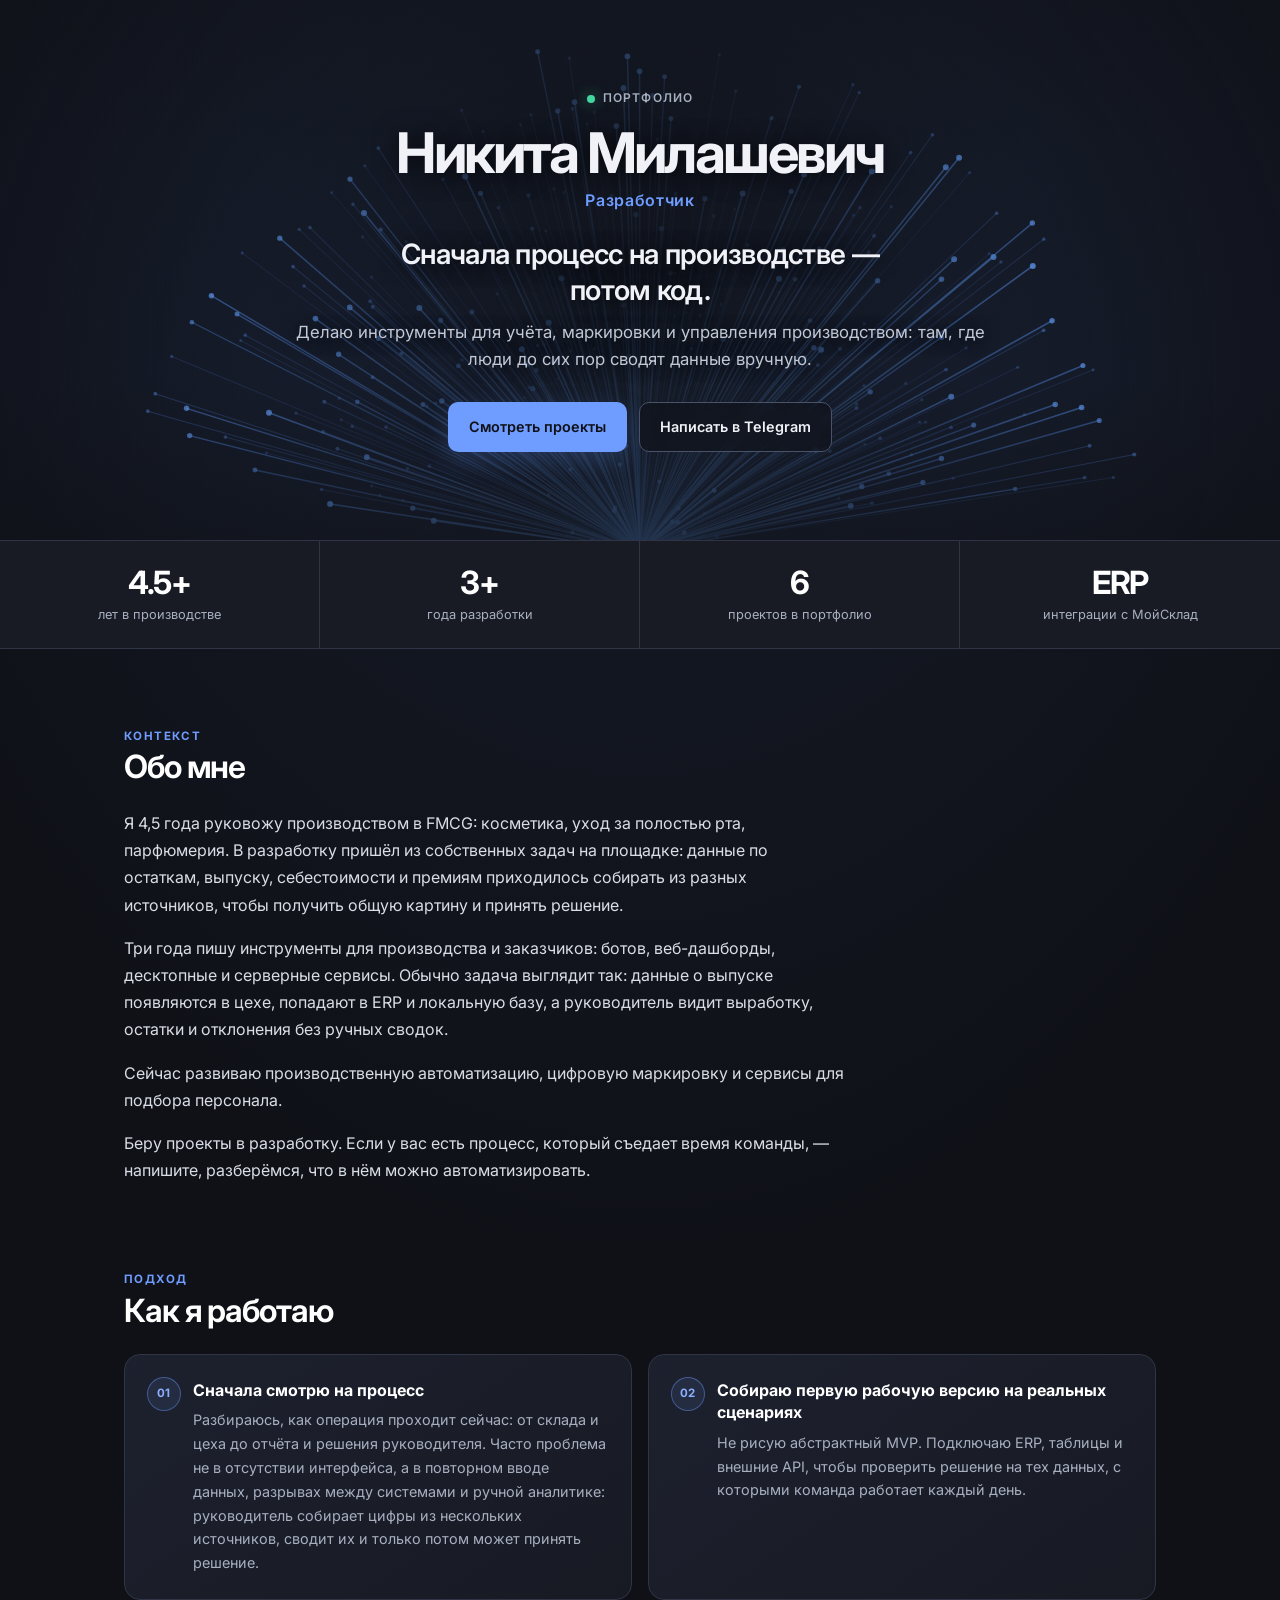
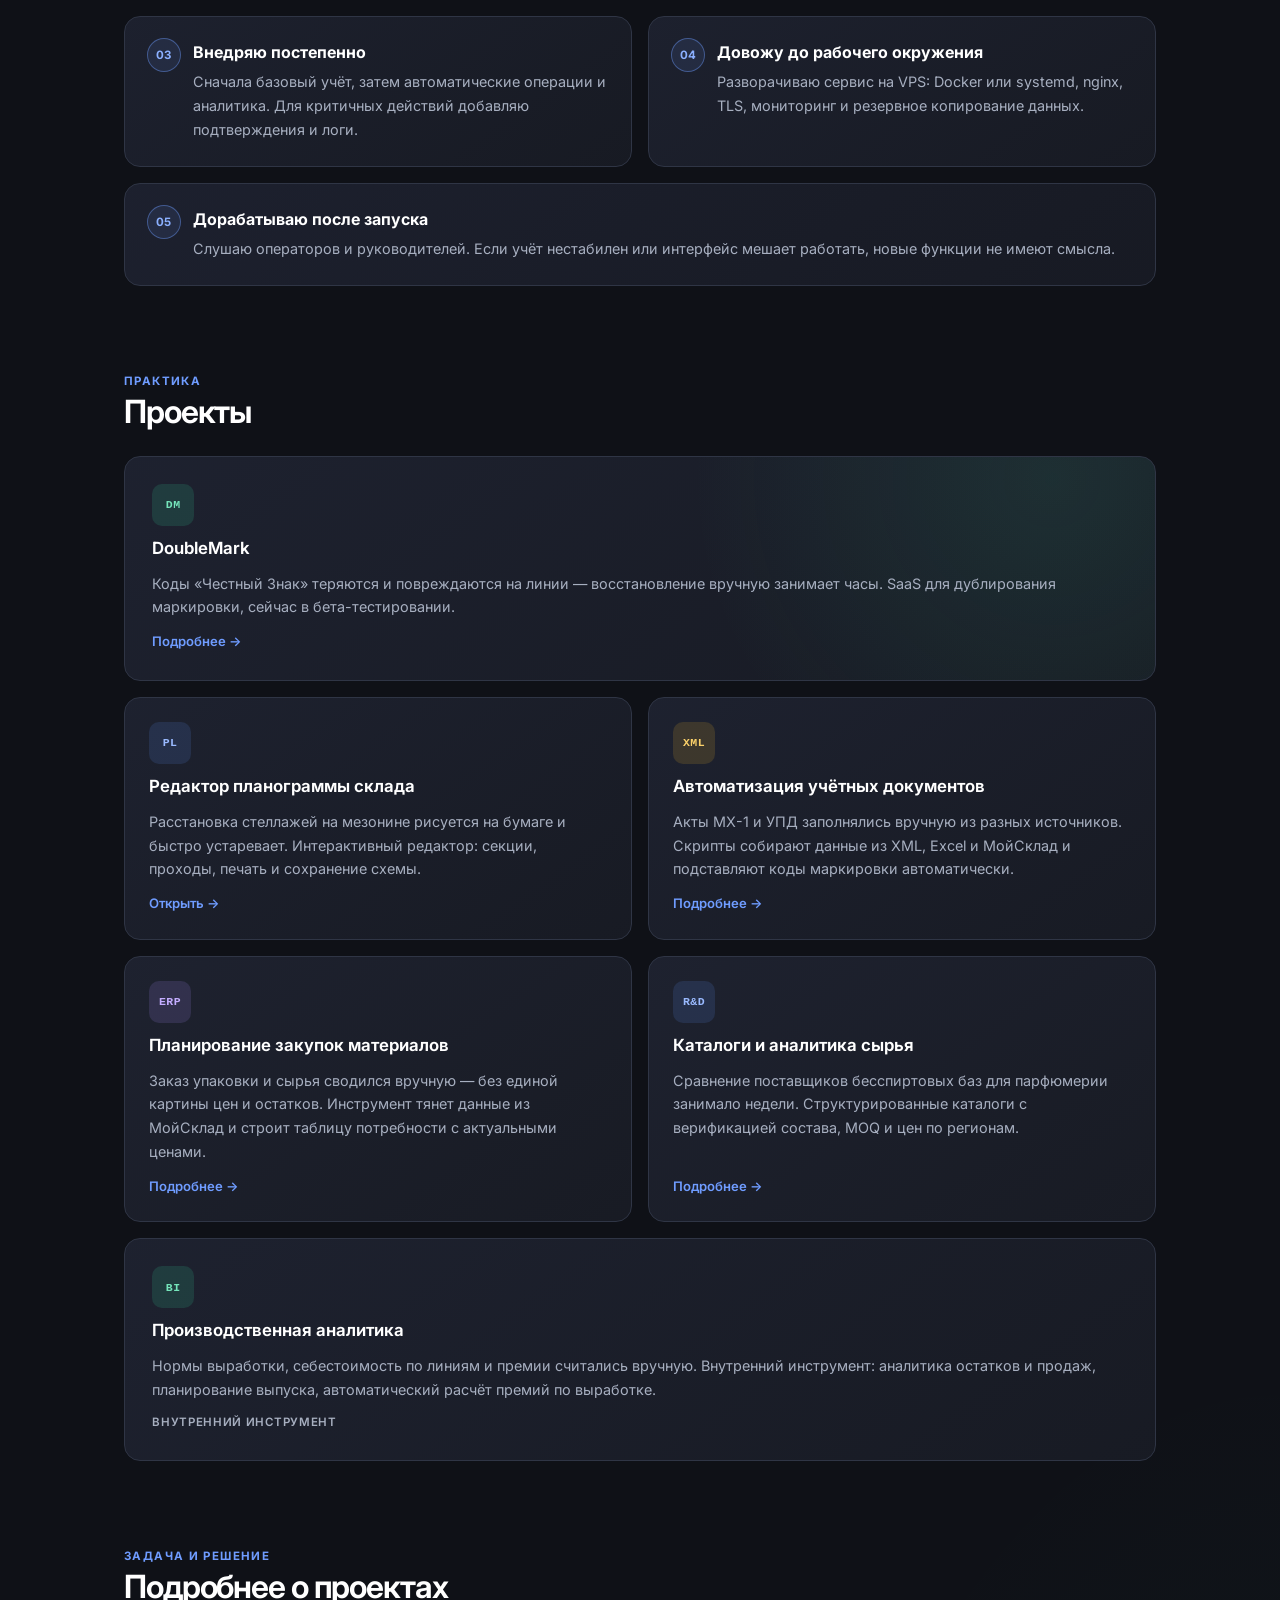
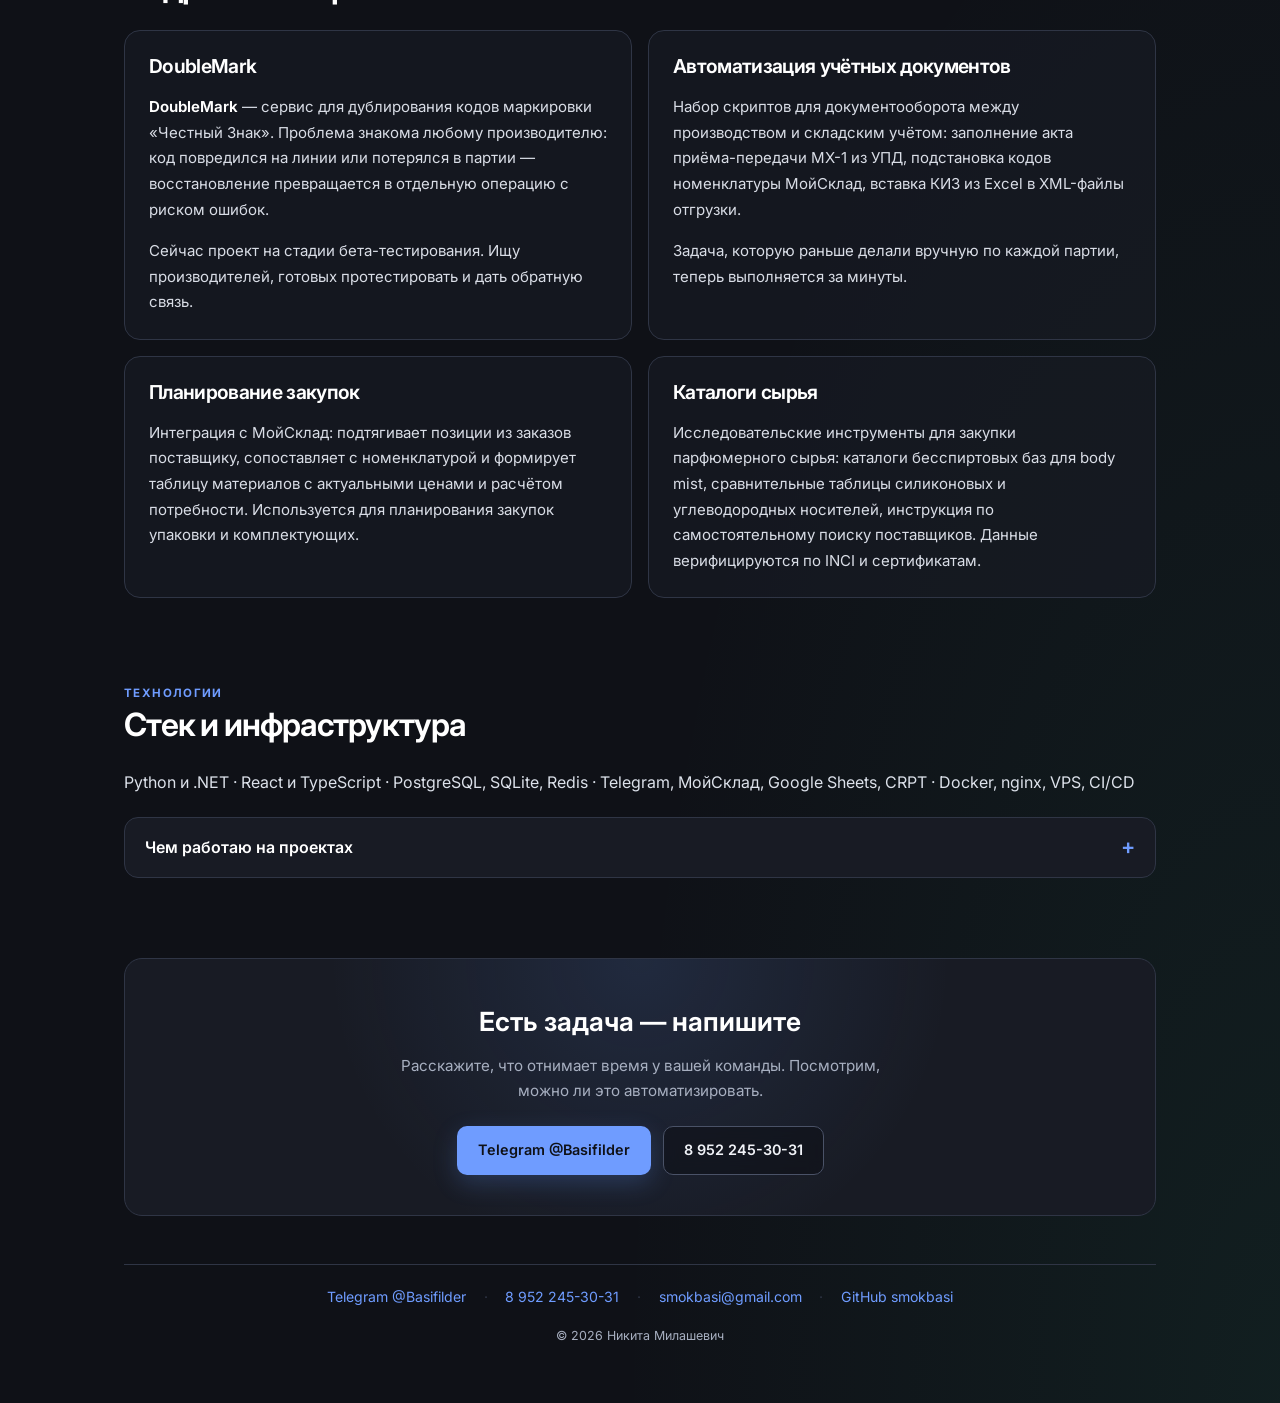
<file: index.html>
<!DOCTYPE html>
<html lang="ru">
<head>
  <meta charset="UTF-8">
  <meta name="viewport" content="width=device-width, initial-scale=1, viewport-fit=cover">
  <meta name="description" content="Никита Милашевич — разработчик производственной автоматизации, сервисов для маркировки, учёта и управленческой аналитики.">
  <meta name="theme-color" content="#0f1117">
  <title>Никита Милашевич — Разработчик</title>
  <link rel="preconnect" href="https://fonts.googleapis.com">
  <link rel="preconnect" href="https://fonts.gstatic.com" crossorigin>
  <link href="https://fonts.googleapis.com/css2?family=Inter:wght@400;500;600;700&display=swap" rel="stylesheet">
  <link rel="stylesheet" href="/css/portfolio.css">
</head>
<body>
  <div class="wrap">
    <section class="hero-burst" id="top" aria-label="Главный экран">
      <div class="hero-burst__stage">
        <canvas class="hero-burst__canvas" id="burst-canvas" aria-hidden="true"></canvas>
        <header class="hero hero-burst__content">
          <div class="hero__badge"><span class="hero__dot" aria-hidden="true"></span> Портфолио</div>
          <h1 class="hero__name">Никита Милашевич</h1>
          <p class="hero__role">Разработчик</p>
          <p class="hero__lead">Сначала процесс на производстве — потом код.</p>
          <p class="hero__tagline">Делаю инструменты для учёта, маркировки и управления производством: там, где люди до сих пор сводят данные вручную.</p>
          <div class="hero__actions">
            <a class="btn btn--primary" href="#projects">Смотреть проекты</a>
            <a class="btn btn--ghost" href="https://t.me/Basifilder" target="_blank" rel="noopener noreferrer">Написать в Telegram</a>
          </div>
        </header>
      </div>
      <div class="stats" aria-label="Ключевые показатели">
        <div class="stats__item">
          <div class="stats__value">4.5+</div>
          <div class="stats__label">лет в производстве</div>
        </div>
        <div class="stats__item">
          <div class="stats__value">3+</div>
          <div class="stats__label">года разработки</div>
        </div>
        <div class="stats__item">
          <div class="stats__value">6</div>
          <div class="stats__label">проектов в портфолио</div>
        </div>
        <div class="stats__item">
          <div class="stats__value">ERP</div>
          <div class="stats__label">интеграции с МойСклад</div>
        </div>
      </div>
    </section>

    <main>
      <section class="section" id="about">
        <div class="section__heading">
          <div>
            <span class="section__eyebrow">Контекст</span>
            <h2 class="section__title">Обо мне</h2>
          </div>
        </div>
        <div class="prose">
          <p>Я 4,5 года руковожу производством в FMCG: косметика, уход за полостью рта, парфюмерия. В разработку пришёл из собственных задач на площадке: данные по остаткам, выпуску, себестоимости и премиям приходилось собирать из разных источников, чтобы получить общую картину и принять решение.</p>
          <p>Три года пишу инструменты для производства и заказчиков: ботов, веб-дашборды, десктопные и серверные сервисы. Обычно задача выглядит так: данные о выпуске появляются в цехе, попадают в ERP и локальную базу, а руководитель видит выработку, остатки и отклонения без ручных сводок.</p>
          <p>Сейчас развиваю производственную автоматизацию, цифровую маркировку и сервисы для подбора персонала.</p>
          <p>Беру проекты в разработку. Если у вас есть процесс, который съедает время команды, — напишите, разберёмся, что в нём можно автоматизировать.</p>
        </div>
      </section>

      <section class="section anchor-target" id="workflow">
        <div class="section__heading">
          <div>
            <span class="section__eyebrow">Подход</span>
            <h2 class="section__title">Как я работаю</h2>
          </div>
        </div>
        <ol class="workflow-grid">
          <li class="workflow-card">
            <h3>Сначала смотрю на процесс</h3>
            <p>Разбираюсь, как операция проходит сейчас: от склада и цеха до отчёта и решения руководителя. Часто проблема не в отсутствии интерфейса, а в повторном вводе данных, разрывах между системами и ручной аналитике: руководитель собирает цифры из нескольких источников, сводит их и только потом может принять решение.</p>
          </li>
          <li class="workflow-card">
            <h3>Собираю первую рабочую версию на реальных сценариях</h3>
            <p>Не рисую абстрактный MVP. Подключаю ERP, таблицы и внешние API, чтобы проверить решение на тех данных, с которыми команда работает каждый день.</p>
          </li>
          <li class="workflow-card">
            <h3>Внедряю постепенно</h3>
            <p>Сначала базовый учёт, затем автоматические операции и аналитика. Для критичных действий добавляю подтверждения и логи.</p>
          </li>
          <li class="workflow-card">
            <h3>Довожу до рабочего окружения</h3>
            <p>Разворачиваю сервис на VPS: Docker или systemd, nginx, TLS, мониторинг и резервное копирование данных.</p>
          </li>
          <li class="workflow-card">
            <h3>Дорабатываю после запуска</h3>
            <p>Слушаю операторов и руководителей. Если учёт нестабилен или интерфейс мешает работать, новые функции не имеют смысла.</p>
          </li>
        </ol>
      </section>

      <section class="section anchor-target" id="projects">
        <div class="section__heading">
          <div>
            <span class="section__eyebrow">Практика</span>
            <h2 class="section__title">Проекты</h2>
          </div>
        </div>
        <div class="grid">
          <a class="card card--featured" href="#doublemark">
            <div class="card__icon card__icon--green" aria-hidden="true">DM</div>
            <div class="card__title">DoubleMark</div>
            <p class="card__desc">Коды «Честный Знак» теряются и повреждаются на линии — восстановление вручную занимает часы. SaaS для дублирования маркировки, сейчас в бета-тестировании.</p>
            <span class="card__link">Подробнее →</span>
          </a>

          <a class="card" href="/tools/planogram">
            <div class="card__icon card__icon--blue" aria-hidden="true">PL</div>
            <div class="card__title">Редактор планограммы склада</div>
            <p class="card__desc">Расстановка стеллажей на мезонине рисуется на бумаге и быстро устаревает. Интерактивный редактор: секции, проходы, печать и сохранение схемы.</p>
            <span class="card__link">Открыть →</span>
          </a>

          <a class="card" href="#docs-automation">
            <div class="card__icon card__icon--amber" aria-hidden="true">XML</div>
            <div class="card__title">Автоматизация учётных документов</div>
            <p class="card__desc">Акты МХ-1 и УПД заполнялись вручную из разных источников. Скрипты собирают данные из XML, Excel и МойСклад и подставляют коды маркировки автоматически.</p>
            <span class="card__link">Подробнее →</span>
          </a>

          <a class="card" href="#procurement">
            <div class="card__icon card__icon--violet" aria-hidden="true">ERP</div>
            <div class="card__title">Планирование закупок материалов</div>
            <p class="card__desc">Заказ упаковки и сырья сводился вручную — без единой картины цен и остатков. Инструмент тянет данные из МойСклад и строит таблицу потребности с актуальными ценами.</p>
            <span class="card__link">Подробнее →</span>
          </a>

          <a class="card" href="#raw-materials">
            <div class="card__icon card__icon--blue" aria-hidden="true">R&amp;D</div>
            <div class="card__title">Каталоги и аналитика сырья</div>
            <p class="card__desc">Сравнение поставщиков бесспиртовых баз для парфюмерии занимало недели. Структурированные каталоги с верификацией состава, MOQ и цен по регионам.</p>
            <span class="card__link">Подробнее →</span>
          </a>

          <div class="card card--static" id="production-analytics">
            <div class="card__icon card__icon--green" aria-hidden="true">BI</div>
            <div class="card__title">Производственная аналитика</div>
            <p class="card__desc">Нормы выработки, себестоимость по линиям и премии считались вручную. Внутренний инструмент: аналитика остатков и продаж, планирование выпуска, автоматический расчёт премий по выработке.</p>
            <span class="card__tag">Внутренний инструмент</span>
          </div>
        </div>
      </section>

      <section class="section" aria-labelledby="details-title">
        <div class="section__heading">
          <div>
            <span class="section__eyebrow">Задача и решение</span>
            <h2 class="section__title" id="details-title">Подробнее о проектах</h2>
          </div>
        </div>
        <div class="details-grid">
          <section class="project-detail anchor-target" id="doublemark">
            <h3 class="section__title">DoubleMark</h3>
            <div class="prose">
              <p><strong>DoubleMark</strong> — сервис для дублирования кодов маркировки «Честный Знак». Проблема знакома любому производителю: код повредился на линии или потерялся в партии — восстановление превращается в отдельную операцию с риском ошибок.</p>
              <p>Сейчас проект на стадии бета-тестирования. Ищу производителей, готовых протестировать и дать обратную связь.</p>
            </div>
          </section>

          <section class="project-detail anchor-target" id="docs-automation">
            <h3 class="section__title">Автоматизация учётных документов</h3>
            <div class="prose">
              <p>Набор скриптов для документооборота между производством и складским учётом: заполнение акта приёма-передачи МХ-1 из УПД, подстановка кодов номенклатуры МойСклад, вставка КИЗ из Excel в XML-файлы отгрузки.</p>
              <p>Задача, которую раньше делали вручную по каждой партии, теперь выполняется за минуты.</p>
            </div>
          </section>

          <section class="project-detail anchor-target" id="procurement">
            <h3 class="section__title">Планирование закупок</h3>
            <div class="prose">
              <p>Интеграция с МойСклад: подтягивает позиции из заказов поставщику, сопоставляет с номенклатурой и формирует таблицу материалов с актуальными ценами и расчётом потребности. Используется для планирования закупок упаковки и комплектующих.</p>
            </div>
          </section>

          <section class="project-detail anchor-target" id="raw-materials">
            <h3 class="section__title">Каталоги сырья</h3>
            <div class="prose">
              <p>Исследовательские инструменты для закупки парфюмерного сырья: каталоги бесспиртовых баз для body mist, сравнительные таблицы силиконовых и углеводородных носителей, инструкция по самостоятельному поиску поставщиков. Данные верифицируются по INCI и сертификатам.</p>
            </div>
          </section>
        </div>
      </section>

      <section class="section anchor-target" id="stack">
        <div class="section__heading">
          <div>
            <span class="section__eyebrow">Технологии</span>
            <h2 class="section__title">Стек и инфраструктура</h2>
          </div>
        </div>
        <p class="stack__summary">Python и .NET · React и TypeScript · PostgreSQL, SQLite, Redis · Telegram, МойСклад, Google Sheets, CRPT · Docker, nginx, VPS, CI/CD</p>
        <details class="stack-details">
          <summary>Чем работаю на проектах</summary>
          <dl class="stack-details__body">
            <div class="stack-group">
              <dt>Языки</dt>
              <dd>Python 3.11–3.12 · C# / .NET 8</dd>
            </div>
            <div class="stack-group">
              <dt>Backend и боты</dt>
              <dd>aiogram 3 · aiohttp · FastAPI · APScheduler · SQLAlchemy 2 (async) · Alembic · ARQ · Pydantic · ASP.NET Core 8 · EF Core 8 · Telegram.Bot</dd>
            </div>
            <div class="stack-group">
              <dt>Frontend и десктоп</dt>
              <dd>React 19 · Vite · TypeScript · Blazor (Razor Components) · WPF · ZXing.Net</dd>
            </div>
            <div class="stack-group">
              <dt>Базы данных</dt>
              <dd>SQLite · PostgreSQL 16 · Redis 7</dd>
            </div>
            <div class="stack-group">
              <dt>Инфраструктура</dt>
              <dd>VPS (Ubuntu) · systemd · Docker Compose · nginx · TLS · health-check · резервное копирование данных</dd>
            </div>
            <div class="stack-group">
              <dt>Интеграции</dt>
              <dd>Telegram Bot API · МойСклад API · Google Sheets API · API Национального каталога (CRPT / GIS MT) · REST API</dd>
            </div>
            <div class="stack-group">
              <dt>Качество и поставка</dt>
              <dd>pytest · xunit · GitHub Actions · git · поэтапный деплой</dd>
            </div>
          </dl>
        </details>
      </section>

      <section class="cta" id="contact">
        <h2 class="cta__title">Есть задача — напишите</h2>
        <p class="cta__text">Расскажите, что отнимает время у вашей команды. Посмотрим, можно ли это автоматизировать.</p>
        <div class="cta__actions">
          <a class="btn btn--primary" href="https://t.me/Basifilder" target="_blank" rel="noopener noreferrer">Telegram @Basifilder</a>
          <a class="btn btn--ghost" href="tel:+79522453031">8 952 245-30-31</a>
        </div>
      </section>
    </main>

    <footer class="contacts">
      <div class="contacts__line">
        <a href="https://t.me/Basifilder" target="_blank" rel="noopener noreferrer">Telegram @Basifilder</a>
        <span class="contacts__sep" aria-hidden="true">·</span>
        <a href="tel:+79522453031">8 952 245-30-31</a>
        <span class="contacts__sep" aria-hidden="true">·</span>
        <a href="mailto:smokbasi@gmail.com">smokbasi@gmail.com</a>
        <span class="contacts__sep" aria-hidden="true">·</span>
        <a href="https://github.com/smokbasi" target="_blank" rel="noopener noreferrer">GitHub smokbasi</a>
      </div>
      <p class="footer-note">© <span id="year"></span> Никита Милашевич</p>
    </footer>
  </div>

  <script src="/js/burst-network.js"></script>
  <script>
    document.getElementById('year').textContent = new Date().getFullYear();

    (function initBurst() {
      var canvas = document.getElementById('burst-canvas');
      var stage = canvas && canvas.closest('.hero-burst__stage');
      if (!canvas || !stage || typeof BurstNetwork === 'undefined') return;

      new BurstNetwork(canvas, {
        interactionTarget: stage,
        lineCount: 240,
        lineWidth: 1.25,
        lineColor: 'rgba(91, 141, 239, 0.48)',
        nodeColor: 'rgba(120, 160, 255, 0.75)',
        nodeRadius: 3,
        gradientInner: 'rgba(91, 141, 239, 0.22)',
        gradientOuter: 'rgba(15, 17, 23, 0)',
        originYOffset: 0.02,
        interactionRadius: 360,
        interactionStrength: 0.78,
        spring: 0.065,
        springRadialInward: 0.028,
        springTangential: 0.032,
        yRepulsionBoost: 2.2,
        damping: 0.88,
        mouseSmoothing: 0.26,
        nodeRatio: 1.0,
        promoteHitRadius: 135,
        iridescenceHitRadius: 74,
        iridescenceStartMs: 475,
      }).start();
    })();
  </script>
</body>
</html>
</file>
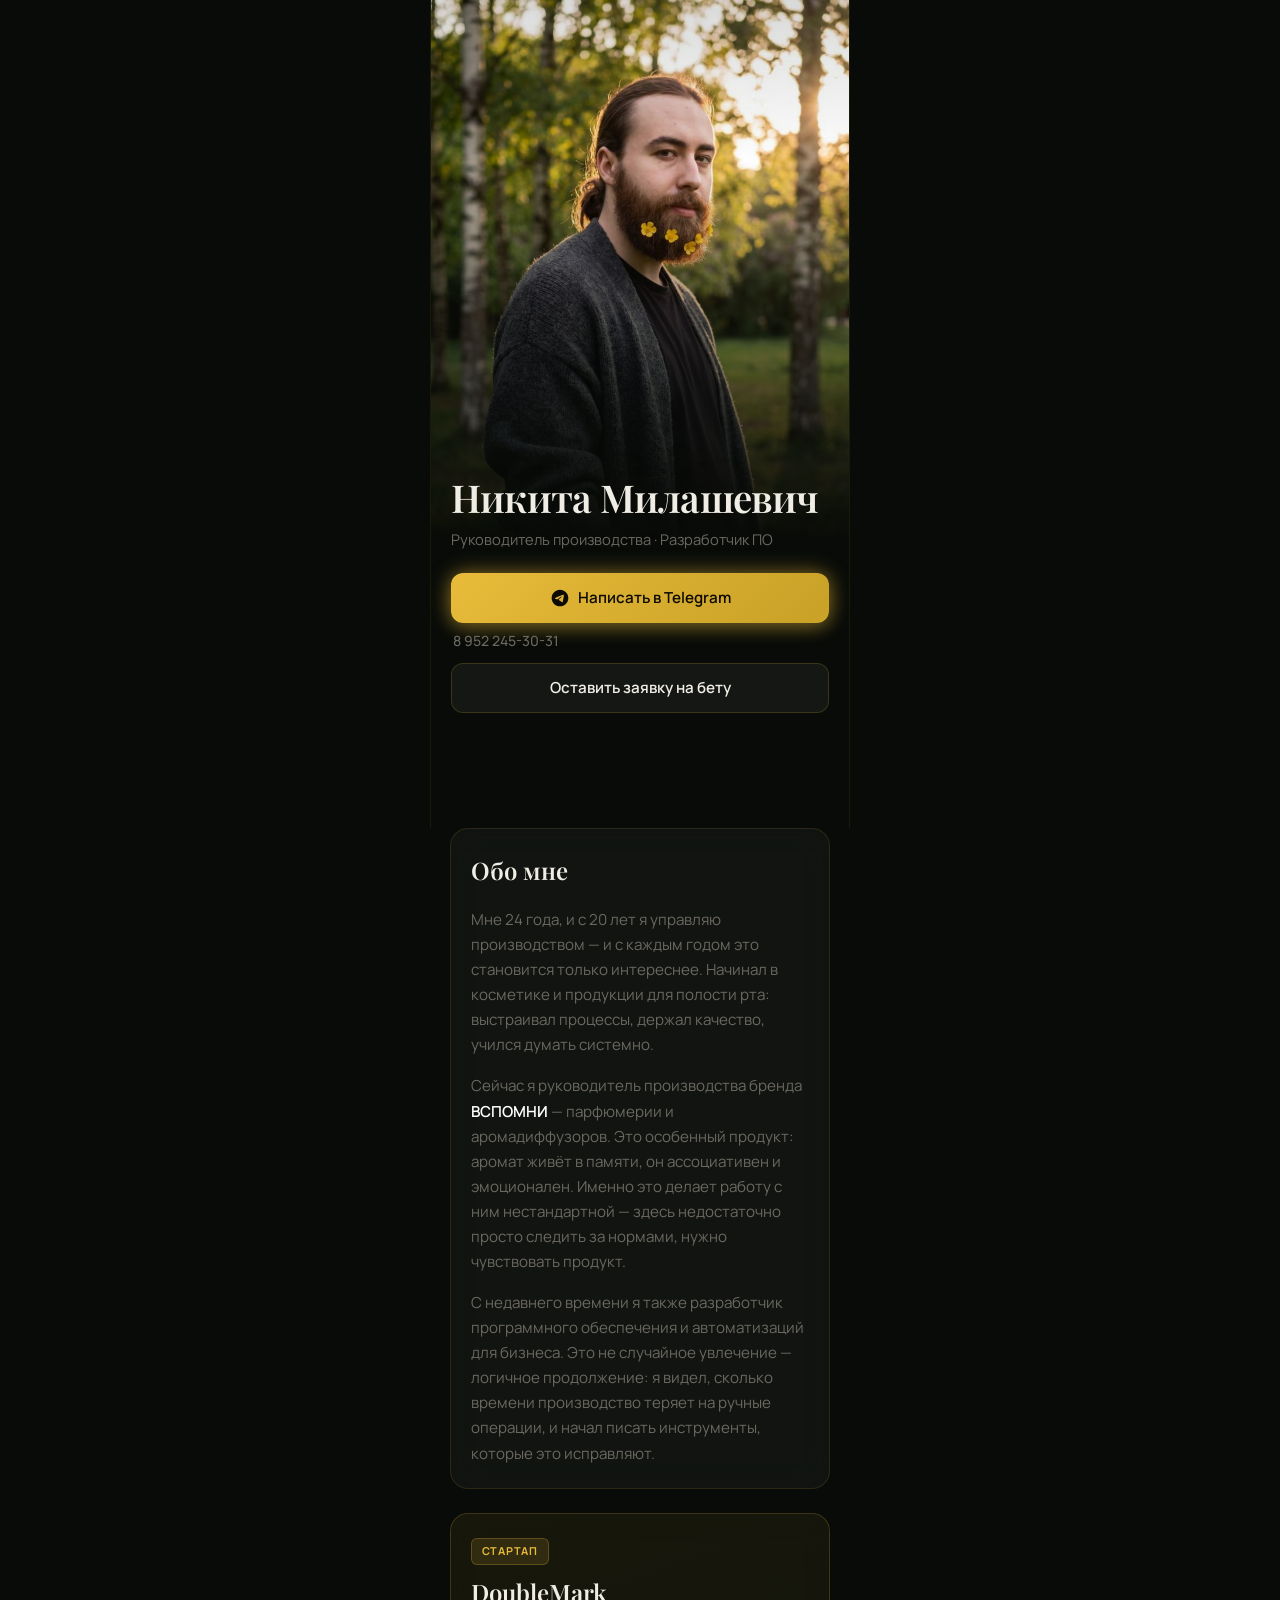
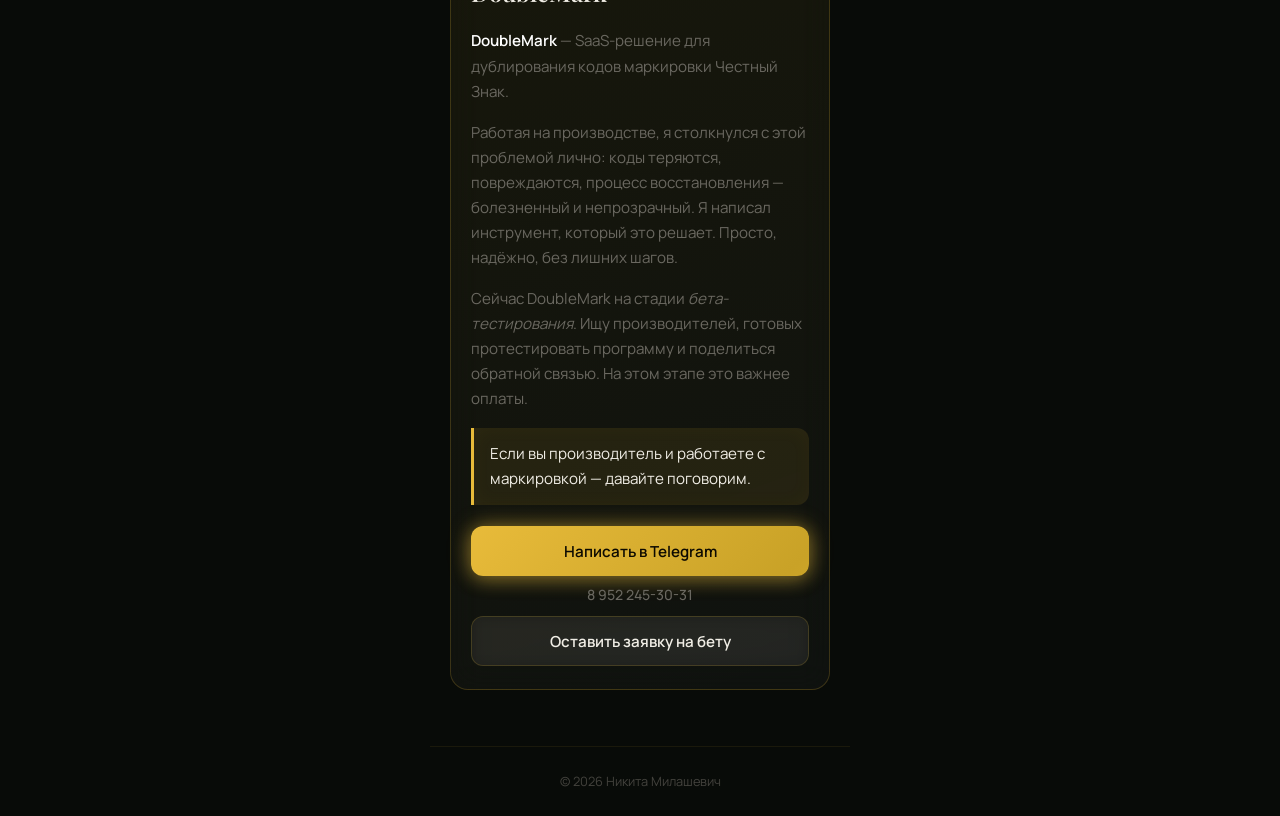
<file: vizitka/index.html>
<!DOCTYPE html>
<html lang="ru">
<head>
  <meta charset="UTF-8">
  <meta name="viewport" content="width=device-width, initial-scale=1, viewport-fit=cover">
  <meta name="description" content="Никита Милашевич — руководитель производства ВСПОМНИ, создатель DoubleMark для маркировки Честный Знак">
  <meta name="theme-color" content="#1a2419">
  <title>Никита Милашевич</title>
  <link rel="preconnect" href="https://fonts.googleapis.com">
  <link rel="preconnect" href="https://fonts.gstatic.com" crossorigin>
  <link href="https://fonts.googleapis.com/css2?family=Manrope:wght@400;500;600;700&family=Playfair+Display:wght@500;600&display=swap" rel="stylesheet">
  <link rel="stylesheet" href="/vizitka/styles.css">
</head>
<body>
  <header class="hero" id="top">
    <div class="hero__photo-wrap">
      <img
        class="hero__photo"
        src="/vizitka/assets/photo.jpg"
        alt="Никита Милашевич"
        width="480"
        height="640"
        fetchpriority="high"
      >
      <div class="hero__overlay"></div>
    </div>
    <div class="hero__content">
      <h1 class="hero__name">Никита Милашевич</h1>
      <p class="hero__role">Руководитель производства · Разработчик ПО</p>
      <div class="hero__actions">
        <div class="telegram-block">
          <a class="btn btn--primary" href="https://t.me/Basifilder" id="btn-telegram" target="_blank" rel="noopener noreferrer">
            <span class="btn__icon" aria-hidden="true">
              <svg viewBox="0 0 24 24" width="20" height="20" fill="currentColor"><path d="M12 2C6.48 2 2 6.48 2 12s4.48 10 10 10 10-4.48 10-10S17.52 2 12 2zm4.64 6.8c-.15 1.58-.8 5.42-1.13 7.19-.14.75-.42 1-.68 1.03-.58.05-1.02-.38-1.58-.75-.88-.58-1.38-.94-2.23-1.5-.99-.65-.35-1.01.22-1.59.15-.15 2.71-2.48 2.76-2.69a.2.2 0 00-.05-.18c-.06-.05-.14-.03-.21-.02-.09.02-1.49.95-4.22 2.79-.4.27-.76.41-1.08.4-.36-.01-1.04-.2-1.55-.37-.63-.2-1.12-.31-1.08-.66.02-.18.27-.36.74-.55 2.92-1.27 4.86-2.11 5.83-2.51 2.78-1.16 3.35-1.36 3.73-1.36.08 0 .27.02.39.12.1.08.13.19.14.27-.01.06.01.24 0 .38z"/></svg>
            </span>
            Написать в Telegram
          </a>
          <a class="contact-phone" href="tel:+79522453031">8 952 245-30-31</a>
        </div>
        <button class="btn btn--secondary" type="button" id="btn-beta">
          Оставить заявку на бету
        </button>
      </div>
    </div>
  </header>

  <main>
    <section class="section reveal" id="about">
      <h2 class="section__title">Обо мне</h2>
      <div class="section__body prose">
        <p>Мне 24 года, и с 20 лет я управляю производством — и с каждым годом это становится только интереснее. Начинал в косметике и продукции для полости рта: выстраивал процессы, держал качество, учился думать системно.</p>
        <p>Сейчас я руководитель производства бренда <strong>ВСПОМНИ</strong> — парфюмерии и аромадиффузоров. Это особенный продукт: аромат живёт в памяти, он ассоциативен и эмоционален. Именно это делает работу с ним нестандартной — здесь недостаточно просто следить за нормами, нужно чувствовать продукт.</p>
        <p>С недавнего времени я также разработчик программного обеспечения и автоматизаций для бизнеса. Это не случайное увлечение — логичное продолжение: я видел, сколько времени производство теряет на ручные операции, и начал писать инструменты, которые это исправляют.</p>
      </div>
    </section>

    <section class="section section--accent reveal" data-delay="120" id="doublemark">
      <div class="badge">Стартап</div>
      <h2 class="section__title">DoubleMark</h2>
      <div class="section__body prose">
        <p><strong>DoubleMark</strong> — SaaS-решение для дублирования кодов маркировки Честный Знак.</p>
        <p>Работая на производстве, я столкнулся с этой проблемой лично: коды теряются, повреждаются, процесс восстановления — болезненный и непрозрачный. Я написал инструмент, который это решает. Просто, надёжно, без лишних шагов.</p>
        <p>Сейчас DoubleMark на стадии <em>бета-тестирования</em>. Ищу производителей, готовых протестировать программу и поделиться обратной связью. На этом этапе это важнее оплаты.</p>
        <p class="callout">Если вы производитель и работаете с маркировкой — давайте поговорим.</p>
      </div>
      <div class="section__actions">
        <div class="telegram-block">
          <a class="btn btn--primary btn--block" href="https://t.me/Basifilder" id="btn-telegram-2" target="_blank" rel="noopener noreferrer">Написать в Telegram</a>
          <a class="contact-phone contact-phone--center" href="tel:+79522453031">8 952 245-30-31</a>
        </div>
        <button class="btn btn--secondary btn--block" type="button" id="btn-beta-2">Оставить заявку на бету</button>
      </div>
    </section>
  </main>

  <footer class="footer">
    <p>© <span id="year"></span> Никита Милашевич</p>
  </footer>

  <div class="modal" id="beta-modal" aria-hidden="true">
    <div class="modal__backdrop" data-close-modal></div>
    <div class="modal__sheet" role="dialog" aria-labelledby="modal-title" aria-modal="true">
      <button class="modal__close" type="button" aria-label="Закрыть" data-close-modal>&times;</button>
      <h2 class="modal__title" id="modal-title">Заявка на бета-тест</h2>
      <p class="modal__subtitle">DoubleMark — оставьте контакты, и я свяжусь с вами</p>
      <form class="form" id="beta-form" novalidate>
        <label class="field">
          <span class="field__label">Имя</span>
          <input class="field__input" type="text" name="name" required autocomplete="name" placeholder="Как к вам обращаться">
        </label>
        <label class="field">
          <span class="field__label">Компания</span>
          <input class="field__input" type="text" name="company" required autocomplete="organization" placeholder="Название производства">
        </label>
        <label class="field">
          <span class="field__label">Telegram-ник или Email</span>
          <input class="field__input" type="text" name="contact" required autocomplete="email" placeholder="@username или email@company.ru">
        </label>
        <p class="form__error" id="form-error" hidden>Заполните все поля</p>
        <button class="btn btn--primary btn--block" type="submit">Отправить заявку</button>
      </form>
    </div>
  </div>

  <script src="/vizitka/config.js"></script>
  <script src="/vizitka/script.js"></script>
</body>
</html>
</file>
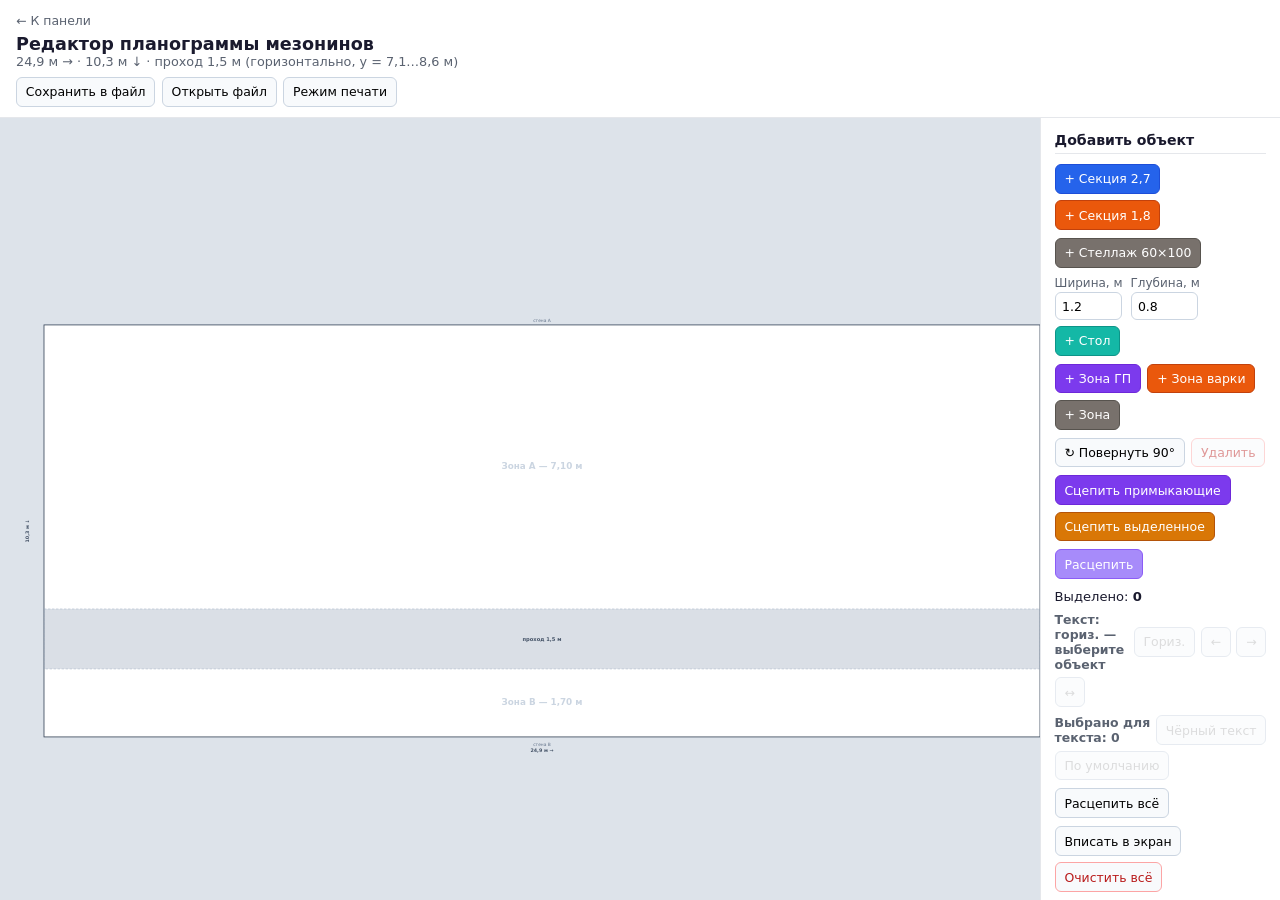
<file: tools/planogram/index.html>
<!DOCTYPE html>
<html lang="ru">
<head>
  <meta charset="UTF-8">
  <meta name="viewport" content="width=device-width, initial-scale=1.0">
  <title>Редактор планограммы мезонинов</title>
  <style>
    :root {
      --bg: #eef1f5;
      --text: #1a1a2e;
      --muted: #5a6270;
      --panel: #fff;
      --accent: #2563eb;
    }
    * { box-sizing: border-box; margin: 0; padding: 0; }
    body {
      font-family: "Segoe UI", system-ui, sans-serif;
      background: var(--bg);
      color: var(--text);
      height: 100vh;
      display: flex;
      flex-direction: column;
      overflow: hidden;
    }
    header {
      padding: 0.65rem 1rem;
      background: var(--panel);
      border-bottom: 1px solid #e5e7eb;
      flex-shrink: 0;
    }
    .back-link {
      display: inline-flex;
      align-items: center;
      gap: 0.25rem;
      font-size: 0.78rem;
      color: var(--muted);
      text-decoration: none;
      margin-bottom: 0.35rem;
    }
    .back-link:hover { color: var(--accent); }
    h1 { font-size: 1.1rem; font-weight: 600; }
    .subtitle { color: var(--muted); font-size: 0.8rem; }
    .main {
      flex: 1;
      display: grid;
      grid-template-columns: 1fr 240px;
      min-height: 0;
    }
    @media (max-width: 800px) {
      .main { grid-template-columns: 1fr; grid-template-rows: 1fr auto; }
    }
    .viewport {
      position: relative;
      overflow: hidden;
      background: #dde3ea;
      cursor: grab;
    }
    .viewport.panning { cursor: grabbing; }
    .viewport svg { display: block; width: 100%; height: 100%; }
    .panel {
      background: var(--panel);
      border-left: 1px solid #e5e7eb;
      padding: 0.85rem;
      font-size: 0.82rem;
      overflow-y: auto;
      flex-shrink: 0;
    }
    .panel h2 {
      font-size: 0.88rem;
      margin-bottom: 0.6rem;
      padding-bottom: 0.35rem;
      border-bottom: 1px solid #e5e7eb;
    }
    .btn-row { display: flex; flex-wrap: wrap; gap: 0.4rem; margin-bottom: 0.5rem; }
    button, label.chk {
      font: inherit;
      font-size: 0.78rem;
      padding: 0.4rem 0.55rem;
      border: 1px solid #cbd5e1;
      border-radius: 6px;
      background: #f8fafc;
      cursor: pointer;
    }
    button:hover { background: #e2e8f0; }
    button.primary { background: var(--accent); color: #fff; border-color: #1d4ed8; }
    button.primary:hover { background: #1d4ed8; }
    button.orange { background: #ea580c; color: #fff; border-color: #c2410c; }
    button.orange:hover { background: #c2410c; }
    button.stone { background: #78716c; color: #fff; border-color: #57534e; }
    button.stone:hover { background: #57534e; }
    button.teal { background: #14b8a6; color: #fff; border-color: #0d9488; }
    button.teal:hover { background: #0d9488; }
    button.danger { color: #b91c1c; border-color: #fca5a5; }
    .table-add {
      display: flex;
      flex-wrap: wrap;
      align-items: flex-end;
      gap: 0.35rem 0.5rem;
      margin-bottom: 0.5rem;
      font-size: 0.75rem;
      color: var(--muted);
    }
    .table-add label { display: flex; flex-direction: column; gap: 0.15rem; }
    .table-add input {
      width: 4.2rem;
      font: inherit;
      font-size: 0.78rem;
      padding: 0.35rem 0.4rem;
      border: 1px solid #cbd5e1;
      border-radius: 6px;
    }
    .object-stats { margin-top: 0.35rem; line-height: 1.45; }
    button:disabled { opacity: 0.45; cursor: not-allowed; }
    button:disabled:hover { background: #f8fafc; }
    label.chk { display: flex; align-items: center; gap: 0.35rem; margin: 0.35rem 0; }
    .stats {
      margin-top: 0.75rem;
      padding-top: 0.6rem;
      border-top: 1px solid #e5e7eb;
      color: var(--muted);
      line-height: 1.5;
    }
    .stats strong { color: var(--text); }
    .pallet-block {
      margin-top: 0.75rem;
      padding-top: 0.6rem;
      border-top: 1px solid #e5e7eb;
      color: var(--muted);
      line-height: 1.5;
    }
    .pallet-block h3 {
      font-size: 0.88rem;
      color: var(--text);
      margin-bottom: 0.45rem;
    }
    .pallet-block strong { color: var(--text); }
    .pallet-tiers {
      display: flex;
      align-items: center;
      gap: 0.4rem;
      margin-bottom: 0.4rem;
      font-size: 0.78rem;
    }
    .pallet-tiers select {
      font: inherit;
      font-size: 0.78rem;
      padding: 0.2rem 0.35rem;
      border: 1px solid #cbd5e1;
      border-radius: 4px;
      background: #f8fafc;
    }
    .pallet-total {
      margin-top: 0.35rem;
      font-size: 1.15rem;
      font-weight: 700;
      color: var(--text);
    }
    .hint {
      margin-top: 0.65rem;
      font-size: 0.75rem;
      color: var(--muted);
      line-height: 1.4;
    }
    .zone-edit-block.hidden { display: none; }
    .zone-edit-block h3 {
      font-size: 0.88rem;
      margin: 0.75rem 0 0.45rem;
      padding-top: 0.6rem;
      border-top: 1px solid #e5e7eb;
      color: var(--text);
    }
    .zone-label-input {
      display: flex;
      flex-direction: column;
      gap: 0.25rem;
      margin-bottom: 0.5rem;
      font-size: 0.78rem;
      color: var(--muted);
    }
    .zone-label-input input {
      font: inherit;
      font-size: 0.82rem;
      padding: 0.35rem 0.45rem;
      border: 1px solid #cbd5e1;
      border-radius: 6px;
      color: var(--text);
    }
    .zone-color-row {
      margin-bottom: 0.5rem;
      font-size: 0.78rem;
      color: var(--muted);
    }
    .zone-color-row label {
      display: flex;
      align-items: center;
      gap: 0.4rem;
      margin-bottom: 0.35rem;
    }
    .zone-color-row input[type="color"] {
      width: 2.2rem;
      height: 1.6rem;
      padding: 0;
      border: 1px solid #cbd5e1;
      border-radius: 4px;
      cursor: pointer;
      background: transparent;
    }
    .color-presets { display: flex; flex-wrap: wrap; gap: 0.3rem; }
    .color-presets button {
      width: 1.4rem;
      height: 1.4rem;
      padding: 0;
      border-radius: 4px;
      border: 2px solid transparent;
    }
    .color-presets button.active { border-color: #1e293b; box-shadow: 0 0 0 1px #fff; }
    .color-presets button:hover { transform: scale(1.08); }
    .print-zone-edit {
      display: inline-flex;
      flex-wrap: wrap;
      align-items: center;
      gap: 0.35rem;
      font-size: 0.78rem;
      color: #92400e;
    }
    .print-zone-edit.hidden { display: none; }
    .print-zone-edit input[type="text"] {
      width: 7rem;
      font: inherit;
      font-size: 0.78rem;
      padding: 0.2rem 0.35rem;
      border: 1px solid #fcd34d;
      border-radius: 4px;
    }
    .print-zone-edit input[type="color"] {
      width: 1.8rem;
      height: 1.4rem;
      padding: 0;
      border: 1px solid #fcd34d;
      border-radius: 4px;
      cursor: pointer;
    }
    .legend { margin-top: 0.5rem; }
    .legend div { display: flex; align-items: center; gap: 0.4rem; margin: 0.25rem 0; }
    .sw { width: 22px; height: 14px; border-radius: 2px; border: 1px solid #334155; }
    .toolbar, .print-toolbar {
      display: flex;
      flex-wrap: wrap;
      align-items: center;
      gap: 0.4rem;
      margin-top: 0.5rem;
    }
    .print-toolbar {
      padding: 0.45rem 0.55rem;
      background: #fef3c7;
      border: 1px solid #fcd34d;
      border-radius: 8px;
    }
    .print-toolbar.hidden { display: none; }
    .print-toolbar .sep { color: #92400e; margin: 0 0.15rem; }
    .text-size-ctrl {
      display: inline-flex;
      align-items: center;
      gap: 0.25rem;
      font-size: 0.78rem;
      color: var(--muted);
    }
    .text-size-ctrl span.val {
      min-width: 11rem;
      text-align: left;
      font-weight: 600;
      color: var(--text);
    }
    .text-orient-ctrl {
      display: inline-flex;
      align-items: center;
      gap: 0.25rem;
      font-size: 0.78rem;
      color: var(--muted);
    }
    .text-orient-ctrl span.val {
      min-width: 5.5rem;
      font-weight: 600;
      color: var(--text);
    }
    .text-orient-block {
      margin: 0.35rem 0 0.5rem;
    }
    .text-orient-block .btn-row {
      align-items: center;
      gap: 0.35rem;
    }
    .text-orient-block .orient-label {
      flex: 1;
      font-size: 0.78rem;
      color: var(--muted);
      font-weight: 600;
    }
    body.print-mode .panel { display: none; }
    body.print-mode .main { grid-template-columns: 1fr; }
    body.print-mode .viewport { cursor: default; }
    body.print-mode .viewport.panning { cursor: grabbing; }
    body.print-mode.space-pan .viewport { cursor: grab; }
    .view-ctrl {
      display: inline-flex;
      align-items: center;
      gap: 0.25rem;
      font-size: 0.78rem;
      color: var(--muted);
    }
    .view-ctrl .val {
      min-width: 3.2rem;
      text-align: center;
      font-weight: 600;
      color: var(--text);
    }
    .print-view-hint {
      flex: 1 1 100%;
      font-size: 0.72rem;
      color: #92400e;
      line-height: 1.35;
    }
    body.print-mode .section, body.print-mode .gp-zone { cursor: crosshair; }
    body.print-mode.dim-tool .section, body.print-mode.dim-tool .gp-zone { cursor: crosshair; }
    body.print-mode .zones,
    body.print-mode .zones text,
    body.print-mode .section text,
    body.print-mode .section line,
    body.print-mode #room-dims,
    body.print-mode #room-dims text { pointer-events: none; }
    body.print-mode .section rect,
    body.print-mode .gp-zone rect,
    body.print-mode .print-hit { pointer-events: all; }
    body.print-mode .section.print-target-sel rect,
    body.print-mode .gp-zone.print-target-sel rect {
      stroke: #2563eb !important;
      stroke-width: 3 !important;
    }
    body.print-mode .section.print-dim-pick rect,
    body.print-mode .gp-zone.print-dim-pick rect {
      stroke: #2563eb !important;
      stroke-width: 2.5 !important;
      stroke-dasharray: 6 4;
    }
    body.print-mode #manual-dims { pointer-events: all; }
    body.print-mode.dim-tool #manual-dims,
    body.print-mode.dim-tool .manual-dim { pointer-events: none; }
    .manual-dim { pointer-events: all; cursor: pointer; }
    .manual-dim .dim-label { pointer-events: all; cursor: pointer; }
    .manual-dim line.dim-hit {
      stroke: transparent;
      stroke-width: 14;
      pointer-events: stroke;
    }
    .manual-dim.selected line.dim-visible { stroke: #dc2626; stroke-width: 2; }
    .manual-dim.print-target-sel line.dim-visible { stroke: #2563eb; stroke-width: 2.2; }
    .manual-dim.print-target-sel .dim-label rect {
      stroke: #2563eb !important;
      stroke-width: 1.5;
    }
    .obj-text-wrap {
      pointer-events: none;
      font-family: "Segoe UI", system-ui, sans-serif;
    }
    .obj-text-screen { pointer-events: none; }
    .obj-text-print { display: none; pointer-events: none; }
    .text-color-ctrl {
      display: inline-flex;
      align-items: center;
      gap: 0.35rem;
      font-size: 0.78rem;
      color: var(--muted);
    }
    .text-color-ctrl .sel-count {
      font-weight: 600;
      color: var(--text);
      min-width: 8rem;
    }
    .dim-hint {
      font-size: 0.75rem;
      color: #92400e;
      margin-left: 0.25rem;
    }
    @media print {
      @page { size: A4 landscape; margin: 8mm; }
      html { height: auto; overflow: visible; }
      body {
        height: auto;
        overflow: visible;
        display: block;
        background: #fff;
      }
      header, .panel, .toolbar, .print-toolbar { display: none !important; }
      .main { display: block; min-height: 0; height: auto; }
      .viewport {
        overflow: visible;
        background: #fff;
        height: auto;
        min-height: 0;
        display: block;
        text-align: center;
      }
      .viewport svg {
        display: inline-block;
        width: 100%;
        height: auto;
        max-width: 100%;
      }
      .section.selected rect, .gp-zone.selected rect { stroke: #1e293b !important; stroke-width: 2 !important; }
      .group-outline, .zone-handles, .snap-guides { display: none !important; }
      .obj-text-screen, foreignObject { display: none !important; }
      .obj-text-print { display: block !important; }
      .obj-text-print text, .dim-label text, .section text, .gp-zone text, #room-dims text {
        -webkit-print-color-adjust: exact;
        print-color-adjust: exact;
      }
      .section rect, .gp-zone rect, .aisle rect {
        -webkit-print-color-adjust: exact;
        print-color-adjust: exact;
      }
    }
  </style>
</head>
<body>
  <header>
    <a class="back-link" href="/">← К панели</a>
    <h1>Редактор планограммы мезонинов</h1>
    <p class="subtitle">24,9 м → · 10,3 м ↓ · проход 1,5 м (горизонтально, y = 7,1…8,6 м)</p>
    <div class="toolbar" id="editToolbar">
      <button type="button" id="saveFile">Сохранить в файл</button>
      <button type="button" id="openFile">Открыть файл</button>
      <input type="file" id="fileInput" accept=".json,application/json" hidden>
      <button type="button" id="togglePrint">Режим печати</button>
    </div>
    <div class="print-toolbar hidden" id="printToolbar">
      <button type="button" id="addDim">+ Размер</button>
      <button type="button" class="danger" id="deleteDim" disabled title="Удалить выбранную размерную линию">Удалить размер</button>
      <span class="sep">|</span>
      <span class="text-size-ctrl">
        Текст:
        <button type="button" id="textSizeDown" title="Уменьшить">−</button>
        <span class="val" id="textSizeLabel">1,0×</span>
        <button type="button" id="textSizeUp" title="Увеличить">+</button>
      </span>
      <span class="text-orient-ctrl">
        <span class="val" id="textOrientLabel">Текст: гориз.</span>
        <button type="button" id="textOrientH" title="Горизонтальный текст">Гориз.</button>
        <button type="button" id="textOrientVL" title="Вертикальный текст влево">Верт. ←</button>
        <button type="button" id="textOrientVR" title="Вертикальный текст вправо">Верт. →</button>
        <button type="button" id="textOrientToggle" title="Переключить ориентацию">Текст ↔</button>
      </span>
      <span class="sep">|</span>
      <span class="text-color-ctrl">
        <span class="sel-count" id="printTextSelCount">Выбрано для текста: 0</span>
        <button type="button" id="textColorBlack" disabled title="Чёрный текст на выбранных">Чёрный текст</button>
        <button type="button" id="textColorReset" disabled title="Сбросить цвет текста">По умолчанию</button>
      </span>
      <span class="sep">|</span>
      <span class="view-ctrl">
        Вид:
        <button type="button" id="printZoomOut" title="Отдалить">−</button>
        <span class="val" id="printZoomLabel">100%</span>
        <button type="button" id="printZoomIn" title="Приблизить">+</button>
        <button type="button" id="printViewReset" title="Вписать схему в окно">Сброс вида</button>
      </span>
      <span class="sep">|</span>
      <span class="print-zone-edit hidden" id="printZoneEditBlock">
        <span>Зона:</span>
        <input type="text" id="printZoneLabelInput" maxlength="48" placeholder="Название">
        <span>Цвет:</span>
        <input type="color" id="printZoneColorPicker" value="#94a3b8">
        <span class="color-presets" id="printZoneColorPresets"></span>
      </span>
      <span class="sep print-zone-sep hidden" id="printZoneEditSep">|</span>
      <button type="button" class="primary" id="doPrint">Печать…</button>
      <button type="button" id="exitPrint">Выход</button>
      <span class="dim-hint" id="dimHint"></span>
      <span class="print-view-hint" id="printViewHint">Колёсико — масштаб · перетаскивание по фону, средняя кнопка или Space+ЛКМ — сдвиг · при печати: альбомная ориентация, масштаб % в диалоге Chrome</span>
    </div>
  </header>

  <div class="main">
    <div class="viewport" id="viewport">
      <svg id="svg" xmlns="http://www.w3.org/2000/svg" preserveAspectRatio="xMidYMid meet">
        <defs>
          <marker id="dim-arrow" markerWidth="6" markerHeight="6" refX="5" refY="3" orient="auto">
            <path d="M0,0 L6,3 L0,6 Z" fill="#2563eb"/>
          </marker>
          <marker id="dim-arrow-snap" markerWidth="6" markerHeight="6" refX="5" refY="3" orient="auto">
            <path d="M0,0 L6,3 L0,6 Z" fill="#16a34a"/>
          </marker>
        </defs>
        <g id="world"></g>
      </svg>
    </div>

    <aside class="panel">
      <h2>Добавить объект</h2>
      <div class="btn-row">
        <button type="button" class="primary" id="add27">+ Секция 2,7</button>
        <button type="button" class="orange" id="add18">+ Секция 1,8</button>
      </div>
      <div class="btn-row">
        <button type="button" class="stone" id="addShelf">+ Стеллаж 60×100</button>
      </div>
      <div class="table-add">
        <label>Ширина, м <input type="number" id="tableW" min="0.2" max="10" step="0.05" value="1.2"></label>
        <label>Глубина, м <input type="number" id="tableH" min="0.2" max="10" step="0.05" value="0.8"></label>
        <button type="button" class="teal" id="addTable">+ Стол</button>
      </div>
      <div class="btn-row">
        <button type="button" id="addGp" style="background:#7c3aed;color:#fff;border-color:#6d28d9">+ Зона ГП</button>
        <button type="button" id="addBrew" class="orange">+ Зона варки</button>
        <button type="button" id="addCustom" class="stone">+ Зона</button>
      </div>
      <div class="zone-edit-block hidden" id="zoneEditBlock">
        <h3>Произвольная зона</h3>
        <label class="zone-label-input">Название:
          <input type="text" id="zoneLabelInput" maxlength="48" placeholder="Название зоны">
        </label>
        <div class="zone-color-row">
          <label>Цвет: <input type="color" id="zoneColorPicker" value="#94a3b8"></label>
          <div class="color-presets" id="zoneColorPresets"></div>
        </div>
      </div>
      <div class="btn-row">
        <button type="button" id="rotate">↻ Повернуть 90°</button>
        <button type="button" class="danger" id="deleteSection" disabled>Удалить</button>
      </div>
      <div class="btn-row">
        <button type="button" id="linkAdjacent" style="background:#7c3aed;color:#fff;border-color:#6d28d9">Сцепить примыкающие</button>
        <button type="button" id="linkSelected" style="background:#d97706;color:#fff;border-color:#b45309">Сцепить выделенное</button>
      </div>
      <div class="btn-row">
        <button type="button" id="ungroup" style="background:#a78bfa;color:#fff;border-color:#8b5cf6">Расцепить</button>
      </div>
      <p class="object-stats" id="selectionInfo">Выделено: <strong>0</strong></p>
      <div class="text-orient-block" id="editTextOrientBlock">
        <div class="btn-row">
          <span class="orient-label" id="editTextOrientLabel">Текст: гориз.</span>
          <button type="button" id="editTextOrientH" disabled title="Горизонтальный текст">Гориз.</button>
          <button type="button" id="editTextOrientVL" disabled title="Вертикальный текст влево">←</button>
          <button type="button" id="editTextOrientVR" disabled title="Вертикальный текст вправо">→</button>
          <button type="button" id="editTextOrientToggle" disabled title="Переключить ориентацию">↔</button>
        </div>
        <div class="btn-row">
          <span class="orient-label" id="editTextSelCount">Выбрано для текста: 0</span>
          <button type="button" id="editTextColorBlack" disabled title="Чёрный текст">Чёрный текст</button>
          <button type="button" id="editTextColorReset" disabled title="Сбросить цвет">По умолчанию</button>
        </div>
      </div>
      <div class="btn-row">
        <button type="button" id="ungroupAll">Расцепить всё</button>
      </div>
      <div class="btn-row">
        <button type="button" id="fit">Вписать в экран</button>
        <button type="button" class="danger" id="reset">Очистить всё</button>
      </div>
      <label class="chk"><input type="checkbox" id="showAisle" checked> Проход 1,5 м</label>
      <label class="chk"><input type="checkbox" id="gridSnap" checked> Сетка 0,05 м</label>
      <label class="chk"><input type="checkbox" id="snap" checked> Привязка (snap)</label>

      <div class="stats" id="stats"></div>

      <div class="pallet-block">
        <h3>Палетоместа</h3>
        <label class="pallet-tiers">Ярусов:
          <select id="tiersSelect">
            <option value="1">1</option>
            <option value="2" selected>2</option>
          </select>
        </label>
        <div id="palletStats"></div>
      </div>

      <div class="legend">
        <div><span class="sw" style="background:linear-gradient(#93c5fd 48%,#2563eb 52%)"></span> 2,7 м (3 места)</div>
        <div><span class="sw" style="background:linear-gradient(#fdba74 48%,#ea580c 52%)"></span> 1,8 м (2 места)</div>
        <div><span class="sw" style="background:linear-gradient(#a8a29e 48%,#78716c 52%)"></span> Стеллаж 60×100 см</div>
        <div><span class="sw" style="background:linear-gradient(#5eead4 48%,#14b8a6 52%)"></span> Стол (произвольный размер)</div>
        <div><span class="sw" style="background:rgba(148,163,184,.45)"></span> Проход (вверх/вниз)</div>
        <div><span class="sw" style="background:rgba(34,197,94,.35);border:1px dashed #7c3aed"></span> ГП — ёмкость европалет 1200×800 мм</div>
        <div><span class="sw" style="background:rgba(251,146,60,.35);border:1px dashed #c2410c"></span> Зона варки</div>
      </div>

      <p class="hint">Колёсико — масштаб · Delete — удалить · R — поворот · Ctrl+клик — в выделение · «Сцепить выделенное» — 2+ объекта · «Сцепить примыкающие» — BFS от выбранного · Группу тяните за любой объект · Проход: серая полоса · Зоны (ГП, варки, произв.): угловые маркеры · Двойной клик по зоне — редактировать название</p>
    </aside>
  </div>

  <script>
(function () {
  const ROOM_W = 24.9;
  const ROOM_H = 10.3;
  const DEPTH = 1.2;
  const AISLE_H = 1.5;
  const DEFAULT_AISLE_Y = 7.1;
  const SCALE = 100;
  const SNAP_THRESHOLD = 0.2;
  const GRID_STEP = 0.05;
  const MARGIN = 55;
  const STORAGE_KEY = 'planogramma-mezonin-v2';
  const SHELF_W = 0.6;
  const SHELF_H = 1.0;
  const DEFAULT_TABLE_W = 1.2;
  const DEFAULT_TABLE_H = 0.8;
  const GP_DEFAULT_W = 3;
  const GP_DEFAULT_H = 2;
  const BREW_DEFAULT_W = 3;
  const BREW_DEFAULT_H = 2;
  const CUSTOM_DEFAULT_W = 3;
  const CUSTOM_DEFAULT_H = 2;
  const CUSTOM_DEFAULT_FILL = '#94a3b8';
  const CUSTOM_DEFAULT_STROKE = '#64748b';
  const CUSTOM_COLOR_PRESETS = [
    '#94a3b8', '#f472b6', '#60a5fa', '#a78bfa', '#34d399', '#fbbf24', '#fb7185', '#22d3ee'
  ];
  const GP_MIN_SIZE = 0.5;
  const ZONE_STYLES = {
    gp: {
      fill: 'rgba(34,197,94,0.28)',
      stroke: '#7c3aed',
      labelFill: '#14532d',
      subFill: '#166534',
      dimFill: '#052e16'
    },
    brew: {
      fill: 'rgba(251,146,60,0.32)',
      stroke: '#c2410c',
      labelFill: '#7c2d12',
      subFill: '#9a3412',
      dimFill: '#431407'
    },
    custom: {
      fill: 'rgba(148,163,184,0.35)',
      stroke: '#64748b',
      labelFill: '#334155',
      subFill: '#475569',
      dimFill: '#1e293b'
    }
  };
  const EURO_PALLET_X = 1.2;
  const EURO_PALLET_Y = 0.8;
  const GP_PALLET_GAP = 0;
  const HANDLE_R = 6;

  const svg = document.getElementById('svg');
  const world = document.getElementById('world');
  const viewport = document.getElementById('viewport');
  const statsEl = document.getElementById('stats');
  const palletStatsEl = document.getElementById('palletStats');
  const tiersSelect = document.getElementById('tiersSelect');
  const deleteBtn = document.getElementById('deleteSection');

  let sections = [];
  let gpZones = [];
  let lastTableW = DEFAULT_TABLE_W;
  let lastTableH = DEFAULT_TABLE_H;
  let nextId = 1;
  let nextZoneId = 1;
  let selectedIds = new Set();
  let lastSelectedId = null;
  let selectedZoneId = null;
  let tiers = 2;
  let showAisle = true;
  let gridSnapOn = true;
  let snapOn = true;
  let aisleY = DEFAULT_AISLE_Y;
  let snapGuides = null;
  let printMode = false;
  let dimToolActive = false;
  let dimPick = null;
  let printAnnotations = [];
  let selectedAnnotationId = null;
  let nextAnnotationId = 1;
  let printTextScale = 1;
  let selectedPrintTargets = new Set();
  let primaryPrintTarget = null;

  const PRINT_ZOOM_MIN = 0.3;
  const PRINT_ZOOM_MAX = 5;

  let view = { panX: 0, panY: 0, zoom: 1 };
  let savedEditView = null;
  let savedPrintView = null;
  let isPrinting = false;
  let spacePan = false;
  let drag = null;
  let pan = null;

  const px = (m) => m * SCALE;
  const fmt = (m) => m.toFixed(2).replace('.', ',') + ' м';

  function labelTransform(cx, cy, w, h) {
    if (h > w) return `rotate(90, ${cx}, ${cy})`;
    return '';
  }

  function labelFontSize(text, w, h, maxSize) {
    const pw = w * SCALE;
    const ph = h * SCALE;
    const n = (text || '').length || 1;
    const em = 0.58;
    const line = 1.2;
    let size;
    if (h > w) {
      size = Math.min(maxSize, pw * 0.35, ph * 0.15, ph * 0.88 / (n * em), pw * 0.72 / line);
    } else {
      size = Math.min(maxSize, pw * 0.35, ph * 0.15, pw * 0.88 / (n * em), ph * 0.72 / line);
    }
    return Math.max(6, Math.round(size * 10) / 10);
  }

  function itemKind(s) {
    return s.kind || 'section';
  }

  function isMezzanineSection(s) {
    return itemKind(s) === 'section';
  }

  function roundSize(v) {
    return Math.round(v / GRID_STEP) * GRID_STEP;
  }

  function fmtDimShort(m) {
    const v = roundSize(m);
    const s = v.toFixed(2).replace(/\.?0+$/, '').replace('.', ',');
    return s || '0';
  }

  function tableSizeKey(w, h) {
    return `${fmtDimShort(w)}×${fmtDimShort(h)}`;
  }

  function snapToGrid(v) {
    const snapped = Math.round(v / GRID_STEP) * GRID_STEP;
    return Math.round(snapped * 1000) / 1000;
  }

  function applyGridSnap(s) {
    if (!gridSnapOn) return;
    s.x = snapToGrid(s.x);
    s.y = snapToGrid(s.y);
    clampSection(s);
  }

  function sectionSpec(type) {
    if (type === 2.7) {
      return { len: 2.7, label: '2,7', places: 3, color: ['#93c5fd', '#2563eb'] };
    }
    return { len: 1.8, label: '1,8', places: 2, color: ['#fdba74', '#ea580c'] };
  }

  function applyDimensions(s) {
    const kind = itemKind(s);
    let bw;
    let bd;
    if (kind === 'shelf') {
      bw = SHELF_W;
      bd = SHELF_H;
      s.label = 'Стеллаж 60×100';
      s.color = ['#a8a29e', '#78716c'];
      s.places = 0;
    } else if (kind === 'table') {
      bw = roundSize(s.tableW ?? lastTableW);
      bd = roundSize(s.tableH ?? lastTableH);
      s.tableW = bw;
      s.tableH = bd;
      s.label = `Стол ${fmtDimShort(bw)}×${fmtDimShort(bd)}`;
      s.color = ['#5eead4', '#14b8a6'];
      s.places = 0;
    } else {
      const spec = sectionSpec(s.type);
      s.len = spec.len;
      s.label = spec.label;
      s.places = spec.places;
      s.color = spec.color;
      bw = spec.len;
      bd = DEPTH;
    }
    if (s.rotation === 90) {
      s.w = bd;
      s.h = bw;
    } else {
      s.w = bw;
      s.h = bd;
      if (kind === 'section') s.rotation = 0;
    }
  }

  function createSection(type, x, y, rotation) {
    const s = { id: nextId++, kind: 'section', type, x, y, rotation: rotation === 90 ? 90 : 0, groupId: null };
    applyDimensions(s);
    return s;
  }

  function createShelf(x, y, rotation) {
    const s = { id: nextId++, kind: 'shelf', x, y, rotation: rotation === 90 ? 90 : 0, groupId: null };
    applyDimensions(s);
    return s;
  }

  function createTable(tableW, tableH, x, y, rotation) {
    const s = {
      id: nextId++,
      kind: 'table',
      tableW: roundSize(tableW),
      tableH: roundSize(tableH),
      x,
      y,
      rotation: rotation === 90 ? 90 : 0,
      groupId: null
    };
    applyDimensions(s);
    return s;
  }

  function serializeItem(s) {
    const kind = itemKind(s);
    const base = { id: s.id, x: s.x, y: s.y, rotation: s.rotation || 0 };
    if (typeof s.textScale === 'number' && s.textScale !== 1) base.textScale = s.textScale;
    if (s.textOrient === 'vl' || s.textOrient === 'vr') base.textOrient = s.textOrient;
    else if (s.textOrient === 'v') base.textOrient = 'vl';
    if (s.textColor) base.textColor = s.textColor;
    if (s.groupId) base.groupId = s.groupId;
    if (kind === 'section') {
      return { ...base, type: s.type === 2.7 ? 'section27' : 'section18' };
    }
    if (kind === 'shelf') return { ...base, type: 'shelf' };
    return { ...base, type: 'table', w: s.tableW, h: s.tableH };
  }

  function deserializeItem(item) {
    const rot = item.rotation === 90 ? 90 : 0;
    let s;
    const t = item.type;
    if (t === 'shelf') {
      s = { id: item.id, kind: 'shelf', x: item.x, y: item.y, rotation: rot };
    } else if (t === 'table') {
      s = {
        id: item.id,
        kind: 'table',
        tableW: item.w ?? item.tableW ?? DEFAULT_TABLE_W,
        tableH: item.h ?? item.tableH ?? DEFAULT_TABLE_H,
        x: item.x,
        y: item.y,
        rotation: rot
      };
    } else if (t === 'section27' || t === 2.7 || t === '2.7') {
      s = { id: item.id, kind: 'section', type: 2.7, x: item.x, y: item.y, rotation: rot };
    } else if (t === 'section18' || t === 1.8 || t === '1.8') {
      s = { id: item.id, kind: 'section', type: 1.8, x: item.x, y: item.y, rotation: rot };
    } else {
      s = {
        id: item.id,
        kind: 'section',
        type: item.type,
        x: item.x,
        y: item.y,
        rotation: rot
      };
    }
    applyDimensions(s);
    if (typeof item.textScale === 'number') s.textScale = clampTextScale(item.textScale);
    if (item.textOrient === 'vl' || item.textOrient === 'vr') s.textOrient = item.textOrient;
    else if (item.textOrient === 'v') s.textOrient = 'vl';
    if (item.textColor) s.textColor = item.textColor;
    if (item.groupId) s.groupId = item.groupId;
    else s.groupId = null;
    return s;
  }

  function newGroupId() {
    return 'g-' + Date.now() + '-' + Math.random().toString(36).slice(2, 7);
  }

  function normalizeExclude(exclude) {
    if (exclude == null) return new Set();
    if (exclude instanceof Set) return exclude;
    if (Array.isArray(exclude)) return new Set(exclude);
    return new Set([exclude]);
  }

  function getGroupMembers(groupId) {
    if (!groupId) return [];
    return sections.filter((s) => s.groupId === groupId);
  }

  function groupBBox(members) {
    let x1 = Infinity;
    let y1 = Infinity;
    let x2 = -Infinity;
    let y2 = -Infinity;
    for (const s of members) {
      const r = sectionRect(s);
      x1 = Math.min(x1, r.x);
      y1 = Math.min(y1, r.y);
      x2 = Math.max(x2, r.x + r.w);
      y2 = Math.max(y2, r.y + r.h);
    }
    return { x: x1, y: y1, w: x2 - x1, h: y2 - y1 };
  }

  function itemsTouch(a, b, eps = 0.05) {
    const ra = sectionRect(a);
    const rb = sectionRect(b);
    const gapX = Math.max(0, Math.max(ra.x - (rb.x + rb.w), rb.x - (ra.x + ra.w)));
    const gapY = Math.max(0, Math.max(ra.y - (rb.y + rb.h), rb.y - (ra.y + ra.h)));
    const touchX = gapX <= eps
      && (overlapsY(ra, rb)
        || Math.abs(ra.y + ra.h - rb.y) <= eps
        || Math.abs(rb.y + rb.h - ra.y) <= eps
        || Math.abs(ra.y - rb.y) <= eps
        || Math.abs(ra.y + ra.h - rb.y - rb.h) <= eps);
    const touchY = gapY <= eps
      && (overlapsX(ra, rb)
        || Math.abs(ra.x + ra.w - rb.x) <= eps
        || Math.abs(rb.x + rb.w - ra.x) <= eps
        || Math.abs(ra.x - rb.x) <= eps
        || Math.abs(ra.x + ra.w - rb.x - rb.w) <= eps);
    if (touchX || touchY) return true;
    return overlapsX(ra, rb) && overlapsY(ra, rb);
  }

  function findTouchingComponent(start) {
    const visited = new Set();
    const queue = [start];
    visited.add(start.id);
    const component = [start];
    while (queue.length) {
      const cur = queue.shift();
      for (const other of sections) {
        if (visited.has(other.id)) continue;
        if (!itemsTouch(cur, other)) continue;
        visited.add(other.id);
        component.push(other);
        queue.push(other);
      }
    }
    return component;
  }

  function findAllTouchingComponents() {
    const unvisited = new Set(sections.map((s) => s.id));
    const components = [];
    while (unvisited.size) {
      const id = unvisited.values().next().value;
      unvisited.delete(id);
      const start = sections.find((s) => s.id === id);
      const comp = findTouchingComponent(start);
      for (const s of comp) unvisited.delete(s.id);
      if (comp.length > 1) components.push(comp);
    }
    return components;
  }

  function getPrimarySelectedId() {
    if (lastSelectedId != null && selectedIds.has(lastSelectedId)) return lastSelectedId;
    return selectedIds.size ? [...selectedIds][0] : null;
  }

  function isSectionSelected(id) {
    return selectedIds.has(id);
  }

  function clearPlanSelection() {
    selectedIds.clear();
    lastSelectedId = null;
  }

  function setSingleSectionSelection(id) {
    selectedIds.clear();
    selectedIds.add(id);
    lastSelectedId = id;
    selectedZoneId = null;
  }

  function toggleSectionSelection(id) {
    if (selectedIds.has(id)) {
      selectedIds.delete(id);
      if (lastSelectedId === id) {
        lastSelectedId = selectedIds.size ? [...selectedIds].at(-1) : null;
      }
    } else {
      selectedIds.add(id);
      lastSelectedId = id;
    }
    selectedZoneId = null;
  }

  function addToSectionSelection(id) {
    selectedIds.add(id);
    lastSelectedId = id;
    selectedZoneId = null;
  }

  function handleSectionPointerSelect(id, e) {
    if (e.ctrlKey || e.metaKey) toggleSectionSelection(id);
    else if (e.shiftKey) addToSectionSelection(id);
    else setSingleSectionSelection(id);
  }

  function linkAdjacentFromSelection() {
    let components;
    if (selectedIds.size > 0 && selectedZoneId == null) {
      const startId = getPrimarySelectedId();
      const start = sections.find((s) => s.id === startId);
      if (!start) return;
      const comp = findTouchingComponent(start);
      components = comp.length > 1 ? [comp] : [];
    } else {
      components = findAllTouchingComponents();
    }
    for (const comp of components) {
      const gid = newGroupId();
      for (const s of comp) s.groupId = gid;
    }
    saveState();
    render();
  }

  function linkSelectedObjects() {
    if (selectedZoneId != null) {
      alert('Выделите 2+ объекта (Ctrl+клик)');
      return;
    }
    const members = sections.filter((s) => selectedIds.has(s.id));
    if (members.length < 2) {
      alert('Выделите 2+ объекта (Ctrl+клик)');
      return;
    }
    const gid = newGroupId();
    for (const s of members) s.groupId = gid;
    saveState();
    render();
  }

  function ungroupSelected() {
    const sid = getPrimarySelectedId();
    if (sid == null || selectedZoneId != null) return;
    const s = sections.find((x) => x.id === sid);
    if (!s?.groupId) return;
    const gid = s.groupId;
    for (const m of sections) {
      if (m.groupId === gid) m.groupId = null;
    }
    saveState();
    render();
  }

  function ungroupAll() {
    let changed = false;
    for (const s of sections) {
      if (s.groupId) {
        s.groupId = null;
        changed = true;
      }
    }
    if (changed) {
      saveState();
      render();
    }
  }

  function getStateData() {
    return {
      items: sections.map(serializeItem),
      sections: sections.filter(isMezzanineSection).map((s) => ({
        id: s.id, type: s.type, x: s.x, y: s.y, rotation: s.rotation || 0
      })),
      zones: gpZones.map((z) => {
        const kind = zoneKind(z);
        const out = {
          id: z.id,
          kind,
          x: z.x,
          y: z.y,
          w: z.w,
          h: z.h,
          label: z.label || zoneDefaultLabel(z)
        };
        if (kind === 'custom') {
          if (z.fillColor) out.fillColor = z.fillColor;
          if (z.strokeColor) out.strokeColor = z.strokeColor;
        }
        if (typeof z.textScale === 'number' && z.textScale !== 1) out.textScale = z.textScale;
        if (z.textOrient === 'vl' || z.textOrient === 'vr') out.textOrient = z.textOrient;
        else if (z.textOrient === 'v') out.textOrient = 'vl';
        if (z.textColor) out.textColor = z.textColor;
        return out;
      }),
      aisleY,
      gridSnapOn,
      snapOn,
      tiers,
      lastTableW,
      lastTableH,
      nextId,
      nextZoneId,
      printAnnotations,
      printTextScale,
      nextAnnotationId
    };
  }

  function validateStateData(data) {
    if (!data || typeof data !== 'object') return 'Неверный формат файла';
    if (!Array.isArray(data.items) && !Array.isArray(data.sections)) {
      return 'В файле нет объектов (items или sections)';
    }
    if (Array.isArray(data.zones)) {
      for (const z of data.zones) {
        if (typeof z.x !== 'number' || typeof z.y !== 'number'
            || typeof z.w !== 'number' || typeof z.h !== 'number') {
          return 'Некорректные координаты зоны';
        }
      }
    }
    if (Array.isArray(data.printAnnotations)) {
      for (const a of data.printAnnotations) {
        if (typeof a.x1 !== 'number' || typeof a.y1 !== 'number'
            || typeof a.x2 !== 'number' || typeof a.y2 !== 'number') {
          return 'Некорректная размерная аннотация';
        }
      }
    }
    return null;
  }

  function applyStateData(data) {
    const err = validateStateData(data);
    if (err) throw new Error(err);

    if (Array.isArray(data.items)) {
      sections = data.items.map(deserializeItem);
      nextId = data.nextId || (sections.length ? Math.max(...sections.map((s) => s.id)) + 1 : 1);
    } else if (Array.isArray(data.sections)) {
      sections = data.sections.map((item) => deserializeItem({
        ...item,
        type: item.type === 2.7 ? 'section27' : 'section18'
      }));
      nextId = data.nextId || (sections.length ? Math.max(...sections.map((s) => s.id)) + 1 : 1);
    }

    if (typeof data.lastTableW === 'number') lastTableW = data.lastTableW;
    if (typeof data.lastTableH === 'number') lastTableH = data.lastTableH;
    document.getElementById('tableW').value = String(lastTableW);
    document.getElementById('tableH').value = String(lastTableH);
    if (typeof data.aisleY === 'number') aisleY = data.aisleY;
    if (typeof data.gridSnapOn === 'boolean') {
      gridSnapOn = data.gridSnapOn;
      document.getElementById('gridSnap').checked = gridSnapOn;
    }
    if (typeof data.snapOn === 'boolean') {
      snapOn = data.snapOn;
      document.getElementById('snap').checked = snapOn;
    }
    if (data.tiers === 1 || data.tiers === 2) {
      tiers = data.tiers;
      tiersSelect.value = String(tiers);
    }
    if (Array.isArray(data.zones)) {
      gpZones = data.zones.map((item) => {
        const kind = item.kind || 'gp';
        const z = {
          id: item.id,
          kind,
          x: item.x,
          y: item.y,
          w: item.w,
          h: item.h,
          label: item.label || zoneDefaultLabel({ kind, label: item.label })
        };
        if (kind === 'custom') {
          z.fillColor = item.fillColor || CUSTOM_DEFAULT_FILL;
          z.strokeColor = item.strokeColor || darkenHex(z.fillColor);
        }
        if (typeof item.textScale === 'number') z.textScale = clampTextScale(item.textScale);
        if (item.textOrient === 'vl' || item.textOrient === 'vr') z.textOrient = item.textOrient;
        else if (item.textOrient === 'v') z.textOrient = 'vl';
        if (item.textColor) z.textColor = item.textColor;
        return z;
      });
      nextZoneId = data.nextZoneId || (gpZones.length
        ? Math.max(...gpZones.map((z) => z.id)) + 1
        : 1);
    }

    printAnnotations = Array.isArray(data.printAnnotations)
      ? data.printAnnotations.map((a) => {
          const ann = { ...a };
          if (ann.textOrient === 'v') ann.textOrient = 'vl';
          else if (ann.textOrient && ann.textOrient !== 'vl' && ann.textOrient !== 'vr') delete ann.textOrient;
          return ann;
        })
      : [];
    nextAnnotationId = data.nextAnnotationId
      || (printAnnotations.length
        ? Math.max(...printAnnotations.map((a) => a.id || 0)) + 1
        : 1);
    printTextScale = typeof data.printTextScale === 'number'
      ? Math.max(0.5, Math.min(2, data.printTextScale))
      : 1;

    clearSelection();
    selectedAnnotationId = null;
    selectedPrintTargets = new Set();
    primaryPrintTarget = null;
    dimPick = null;
    updatePrintTextLabel();
  }

  function saveState() {
    try {
      localStorage.setItem(STORAGE_KEY, JSON.stringify(getStateData()));
    } catch (_) { /* quota / private mode */ }
  }

  function loadState() {
    try {
      let raw = localStorage.getItem(STORAGE_KEY);
      if (!raw) raw = localStorage.getItem('planogramma-mezonin-v1');
      if (!raw) return false;
      applyStateData(JSON.parse(raw));
      return true;
    } catch (_) {
      return false;
    }
  }

  function exportToFile() {
    const data = getStateData();
    const blob = new Blob([JSON.stringify(data, null, 2)], { type: 'application/json' });
    const d = new Date();
    const pad = (n) => String(n).padStart(2, '0');
    const name = `planogramma-mezonin-${d.getFullYear()}${pad(d.getMonth() + 1)}${pad(d.getDate())}.json`;
    const a = document.createElement('a');
    a.href = URL.createObjectURL(blob);
    a.download = name;
    a.click();
    URL.revokeObjectURL(a.href);
    saveState();
  }

  function importFromFile(file) {
    const reader = new FileReader();
    reader.onload = () => {
      try {
        const data = JSON.parse(reader.result);
        applyStateData(data);
        saveState();
        if (printMode) fitToPrint();
        else fitToScreen();
        render();
      } catch (e) {
        alert('Не удалось загрузить файл: ' + (e.message || 'ошибка чтения'));
      }
    };
    reader.onerror = () => alert('Не удалось прочитать файл');
    reader.readAsText(file, 'UTF-8');
  }

  function addSection(len) {
    const s = createSection(len, snapToGrid(0.5), snapToGrid(0.5), 0);
    sections.push(s);
    setSingleSectionSelection(s.id);
    saveState();
    render();
  }

  function addShelf() {
    const s = createShelf(snapToGrid(0.5), snapToGrid(0.5), 0);
    sections.push(s);
    setSingleSectionSelection(s.id);
    saveState();
    render();
  }

  function addTable() {
    const wIn = document.getElementById('tableW');
    const hIn = document.getElementById('tableH');
    let tw = parseFloat(wIn.value, 10);
    let th = parseFloat(hIn.value, 10);
    if (!Number.isFinite(tw) || tw < 0.2) tw = lastTableW;
    if (!Number.isFinite(th) || th < 0.2) th = lastTableH;
    tw = roundSize(Math.min(10, tw));
    th = roundSize(Math.min(10, th));
    lastTableW = tw;
    lastTableH = th;
    wIn.value = String(tw);
    hIn.value = String(th);
    const s = createTable(tw, th, snapToGrid(0.5), snapToGrid(0.5), 0);
    sections.push(s);
    setSingleSectionSelection(s.id);
    saveState();
    render();
  }

  function zoneKind(z) {
    return z.kind || 'gp';
  }

  function hexToRgb(hex) {
    const h = String(hex || '').replace('#', '');
    const full = h.length === 3 ? h.split('').map((c) => c + c).join('') : h;
    const n = parseInt(full, 16);
    if (!Number.isFinite(n)) return { r: 148, g: 163, b: 184 };
    return { r: (n >> 16) & 255, g: (n >> 8) & 255, b: n & 255 };
  }

  function hexToRgba(hex, alpha) {
    const { r, g, b } = hexToRgb(hex);
    return `rgba(${r},${g},${b},${alpha})`;
  }

  function darkenHex(hex, factor = 0.72) {
    const { r, g, b } = hexToRgb(hex);
    const toHex = (v) => Math.round(v * factor).toString(16).padStart(2, '0');
    return `#${toHex(r)}${toHex(g)}${toHex(b)}`;
  }

  function zoneDefaultLabel(z) {
    const kind = zoneKind(z);
    if (kind === 'brew') return 'Зона варки';
    if (kind === 'custom') return 'Новая зона';
    return 'ГП';
  }

  function getZoneStyle(z) {
    const kind = zoneKind(z);
    if (kind !== 'custom') return ZONE_STYLES[kind] || ZONE_STYLES.gp;
    const base = z.fillColor || CUSTOM_DEFAULT_FILL;
    const stroke = z.strokeColor || darkenHex(base);
    return {
      fill: hexToRgba(base, 0.35),
      stroke,
      labelFill: darkenHex(base, 0.45),
      subFill: darkenHex(base, 0.55),
      dimFill: darkenHex(base, 0.35)
    };
  }

  function getSelectedCustomZone() {
    if (selectedZoneId == null) return null;
    const z = gpZones.find((x) => x.id === selectedZoneId);
    return z && zoneKind(z) === 'custom' ? z : null;
  }

  function getPrimaryCustomPrintZone() {
    const pt = getPrimaryPrintTarget();
    if (!pt || pt.type !== 'zone') return null;
    const z = gpZones.find((x) => x.id === pt.id);
    return z && zoneKind(z) === 'custom' ? z : null;
  }

  function applyCustomZoneColor(z, hex) {
    if (!z || zoneKind(z) !== 'custom') return;
    z.fillColor = hex;
    z.strokeColor = darkenHex(hex);
    saveState();
    render();
  }

  function setCustomZoneLabel(z, label) {
    if (!z || zoneKind(z) !== 'custom') return;
    const next = String(label || '').trim() || 'Новая зона';
    if (z.label === next) return;
    z.label = next;
    saveState();
    render();
  }

  function updateColorPresetActive(hex) {
    for (const rootId of ['zoneColorPresets', 'printZoneColorPresets']) {
      const root = document.getElementById(rootId);
      if (!root) continue;
      for (const btn of root.querySelectorAll('button[data-color]')) {
        btn.classList.toggle('active', btn.dataset.color.toLowerCase() === String(hex).toLowerCase());
      }
    }
  }

  function initColorPresets() {
    for (const rootId of ['zoneColorPresets', 'printZoneColorPresets']) {
      const root = document.getElementById(rootId);
      if (!root || root.childElementCount) continue;
      for (const color of CUSTOM_COLOR_PRESETS) {
        const btn = document.createElement('button');
        btn.type = 'button';
        btn.dataset.color = color;
        btn.style.background = color;
        btn.title = color;
        btn.addEventListener('click', () => {
          const z = printMode ? getPrimaryCustomPrintZone() : getSelectedCustomZone();
          if (!z) return;
          applyCustomZoneColor(z, color);
          const picker = document.getElementById(printMode ? 'printZoneColorPicker' : 'zoneColorPicker');
          if (picker) picker.value = color;
        });
        root.appendChild(btn);
      }
    }
  }

  function updateZoneEditUI() {
    const block = document.getElementById('zoneEditBlock');
    const printBlock = document.getElementById('printZoneEditBlock');
    const printSep = document.getElementById('printZoneEditSep');
    const z = printMode ? getPrimaryCustomPrintZone() : getSelectedCustomZone();
    const show = !!z;
    if (block) block.classList.toggle('hidden', !show || printMode);
    if (printBlock) printBlock.classList.toggle('hidden', !show || !printMode);
    if (printSep) printSep.classList.toggle('hidden', !show || !printMode);
    if (!z) return;
    const labelIn = document.getElementById('zoneLabelInput');
    const colorIn = document.getElementById('zoneColorPicker');
    const printLabelIn = document.getElementById('printZoneLabelInput');
    const printColorIn = document.getElementById('printZoneColorPicker');
    if (labelIn && document.activeElement !== labelIn) labelIn.value = z.label || '';
    if (printLabelIn && document.activeElement !== printLabelIn) printLabelIn.value = z.label || '';
    const hex = z.fillColor || CUSTOM_DEFAULT_FILL;
    if (colorIn) colorIn.value = hex;
    if (printColorIn) printColorIn.value = hex;
    updateColorPresetActive(hex);
  }

  function focusZoneLabelInput() {
    const z = getSelectedCustomZone();
    if (!z) return;
    const labelIn = document.getElementById('zoneLabelInput');
    if (!labelIn) return;
    labelIn.focus();
    labelIn.select();
  }

  function zoneDimText(z) {
    return `${fmtDimShort(z.w)} × ${fmtDimShort(z.h)} м`;
  }

  function zoneRect(z) {
    return { x: z.x, y: z.y, w: z.w, h: z.h };
  }

  function clampZone(z) {
    z.w = Math.max(GP_MIN_SIZE, Math.min(ROOM_W, z.w));
    z.h = Math.max(GP_MIN_SIZE, Math.min(ROOM_H, z.h));
    z.x = Math.max(0, Math.min(ROOM_W - z.w, z.x));
    z.y = Math.max(0, Math.min(ROOM_H - z.h, z.y));
  }

  function applyGridSnapZone(z) {
    if (!gridSnapOn) return;
    z.x = snapToGrid(z.x);
    z.y = snapToGrid(z.y);
    z.w = Math.max(GRID_STEP, snapToGrid(z.w));
    z.h = Math.max(GRID_STEP, snapToGrid(z.h));
    clampZone(z);
  }

  function addGpZone() {
    const zA = zoneADepth();
    const z = {
      id: nextZoneId++,
      kind: 'gp',
      x: snapToGrid((ROOM_W - GP_DEFAULT_W) / 2),
      y: snapToGrid(Math.max(0, (zA - GP_DEFAULT_H) / 2)),
      w: GP_DEFAULT_W,
      h: GP_DEFAULT_H,
      label: 'ГП'
    };
    clampZone(z);
    gpZones.push(z);
    selectedZoneId = z.id;
    clearPlanSelection();
    saveState();
    render();
  }

  function addBrewZone() {
    const zA = zoneADepth();
    const z = {
      id: nextZoneId++,
      kind: 'brew',
      x: snapToGrid(1),
      y: snapToGrid(Math.max(0, (zA - BREW_DEFAULT_H) / 2)),
      w: BREW_DEFAULT_W,
      h: BREW_DEFAULT_H,
      label: 'Зона варки'
    };
    clampZone(z);
    gpZones.push(z);
    selectedZoneId = z.id;
    clearPlanSelection();
    saveState();
    render();
  }

  function addCustomZone() {
    const zA = zoneADepth();
    let x;
    let y;
    if (gpZones.length) {
      const last = gpZones[gpZones.length - 1];
      x = snapToGrid(last.x + last.w + 0.2);
      y = snapToGrid(last.y);
      if (x + CUSTOM_DEFAULT_W > ROOM_W) {
        x = snapToGrid(Math.max(0, (ROOM_W - CUSTOM_DEFAULT_W) / 2));
        y = snapToGrid(Math.min(ROOM_H - CUSTOM_DEFAULT_H, last.y + last.h + 0.2));
      }
    } else {
      x = snapToGrid((ROOM_W - CUSTOM_DEFAULT_W) / 2);
      y = snapToGrid(Math.max(0, (zA - CUSTOM_DEFAULT_H) / 2));
    }
    const z = {
      id: nextZoneId++,
      kind: 'custom',
      x,
      y,
      w: CUSTOM_DEFAULT_W,
      h: CUSTOM_DEFAULT_H,
      label: 'Новая зона',
      fillColor: CUSTOM_DEFAULT_FILL,
      strokeColor: CUSTOM_DEFAULT_STROKE
    };
    clampZone(z);
    gpZones.push(z);
    selectedZoneId = z.id;
    clearPlanSelection();
    saveState();
    render();
  }

  function deleteSelected() {
    if (selectedZoneId != null) {
      gpZones = gpZones.filter((z) => z.id !== selectedZoneId);
      selectedZoneId = null;
      saveState();
      render();
      return;
    }
    if (selectedIds.size === 0) return;
    sections = sections.filter((s) => !selectedIds.has(s.id));
    clearPlanSelection();
    saveState();
    render();
  }

  function clearSelection() {
    clearPlanSelection();
    selectedZoneId = null;
  }

  function selectZone(id) {
    selectedZoneId = id;
    clearPlanSelection();
  }

  function updateDeleteButton() {
    deleteBtn.disabled = selectedIds.size === 0 && selectedZoneId == null;
  }

  function updateSelectionInfo() {
    const el = document.getElementById('selectionInfo');
    if (!el) return;
    el.innerHTML = `Выделено: <strong>${selectedIds.size}</strong>`;
    updateTextOrientUI();
    updateTextColorUI();
  }

  function calcEuroPalletsInZone(w, h) {
    const gap = GP_PALLET_GAP;
    const uw = Math.max(0, w - gap);
    const uh = Math.max(0, h - gap);
    const countA = Math.floor(uw / EURO_PALLET_X) * Math.floor(uh / EURO_PALLET_Y);
    const countB = Math.floor(uw / EURO_PALLET_Y) * Math.floor(uh / EURO_PALLET_X);
    const count = Math.max(countA, countB);
    const orientation = countB > countA ? 'B' : countA > countB ? 'A' : 'A/B';
    return { count, countA, countB, orientation };
  }

  function gpZoneEuroCapacity(z) {
    return calcEuroPalletsInZone(z.w, z.h);
  }

  function rotateItemAroundRaw(s, pivotCx, pivotCy) {
    const mcx = s.x + s.w / 2;
    const mcy = s.y + s.h / 2;
    const vx = mcx - pivotCx;
    const vy = mcy - pivotCy;
    const nmcx = pivotCx + vy;
    const nmcy = pivotCy - vx;
    s.rotation = s.rotation === 90 ? 0 : 90;
    applyDimensions(s);
    s.x = nmcx - s.w / 2;
    s.y = nmcy - s.h / 2;
  }

  function sectionAtPosInBounds(s, x, y) {
    return x >= 0 && y >= 0 && x + s.w <= ROOM_W + 1e-9 && y + s.h <= ROOM_H + 1e-9;
  }

  function sectionAtPosClearOfAisle(s, x, y) {
    if (!showAisle) return true;
    const top = y;
    const bottom = y + s.h;
    const aTop = aisleY;
    const aBot = aisleY + AISLE_H;
    return bottom <= aTop + 1e-9 || top >= aBot - 1e-9;
  }

  function canPlaceSectionAt(s, x, y) {
    return sectionAtPosInBounds(s, x, y) && sectionAtPosClearOfAisle(s, x, y);
  }

  function canApplyGroupDelta(origEntries, deltaX, deltaY) {
    for (const o of origEntries) {
      const m = sections.find((x) => x.id === o.id);
      if (!m) continue;
      if (!canPlaceSectionAt(m, o.x + deltaX, o.y + deltaY)) return false;
    }
    return true;
  }

  function clampGroupDelta(origEntries, deltaX, deltaY) {
    let dxMin = -Infinity;
    let dxMax = Infinity;
    let dyMin = -Infinity;
    let dyMax = Infinity;
    for (const o of origEntries) {
      const m = sections.find((x) => x.id === o.id);
      if (!m) continue;
      dxMin = Math.max(dxMin, -o.x);
      dxMax = Math.min(dxMax, ROOM_W - m.w - o.x);
      dyMin = Math.max(dyMin, -o.y);
      dyMax = Math.min(dyMax, ROOM_H - m.h - o.y);
      if (showAisle) {
        const aTop = aisleY;
        const aBot = aisleY + AISLE_H;
        if (o.y + m.h <= aTop + 1e-9) {
          dyMax = Math.min(dyMax, aTop - m.h - o.y);
        } else if (o.y >= aBot - 1e-9) {
          dyMin = Math.max(dyMin, aBot - o.y);
        }
      }
    }
    let dx = Math.max(dxMin, Math.min(dxMax, deltaX));
    let dy = Math.max(dyMin, Math.min(dyMax, deltaY));
    if (!canApplyGroupDelta(origEntries, dx, dy)) {
      const dxOnly = Math.max(dxMin, Math.min(dxMax, deltaX));
      if (canApplyGroupDelta(origEntries, dxOnly, 0)) return { dx: dxOnly, dy: 0 };
      const dyOnly = Math.max(dyMin, Math.min(dyMax, deltaY));
      if (canApplyGroupDelta(origEntries, 0, dyOnly)) return { dx: 0, dy: dyOnly };
      return { dx: 0, dy: 0 };
    }
    return { dx, dy };
  }

  function applyGroupDelta(origEntries, deltaX, deltaY) {
    for (const o of origEntries) {
      const m = sections.find((x) => x.id === o.id);
      if (!m) continue;
      m.x = o.x + deltaX;
      m.y = o.y + deltaY;
    }
    return true;
  }

  function restoreGroupFromOrig(origEntries) {
    for (const o of origEntries) {
      const m = sections.find((x) => x.id === o.id);
      if (m) {
        m.x = o.x;
        m.y = o.y;
      }
    }
  }

  function rotateItemAround(s, pivotCx, pivotCy) {
    const snap = { x: s.x, y: s.y, rotation: s.rotation };
    rotateItemAroundRaw(s, pivotCx, pivotCy);
    if (!canPlaceSectionAt(s, s.x, s.y)) {
      s.x = snap.x;
      s.y = snap.y;
      s.rotation = snap.rotation;
      applyDimensions(s);
      return false;
    }
    if (gridSnapOn) {
      s.x = snapToGrid(s.x);
      s.y = snapToGrid(s.y);
    }
    if (!canPlaceSectionAt(s, s.x, s.y)) {
      s.x = snap.x;
      s.y = snap.y;
      s.rotation = snap.rotation;
      applyDimensions(s);
      return false;
    }
    return true;
  }

  function rotateGroupMembers(members, pivotCx, pivotCy) {
    const snapshots = members.map((m) => ({
      id: m.id,
      x: m.x,
      y: m.y,
      rotation: m.rotation
    }));
    for (const m of members) rotateItemAroundRaw(m, pivotCx, pivotCy);
    const ok = members.every((m) => canPlaceSectionAt(m, m.x, m.y));
    if (!ok) {
      for (const snap of snapshots) {
        const m = sections.find((x) => x.id === snap.id);
        if (!m) continue;
        m.x = snap.x;
        m.y = snap.y;
        m.rotation = snap.rotation;
        applyDimensions(m);
      }
      return false;
    }
    return true;
  }

  function rotateSelected() {
    const sid = getPrimarySelectedId();
    if (sid == null || selectedZoneId != null) return;
    const s = sections.find((x) => x.id === sid);
    if (!s || !isPlanItem(s)) return;
    if (s.groupId) {
      const members = getGroupMembers(s.groupId);
      const bbox = groupBBox(members);
      const cx = bbox.x + bbox.w / 2;
      const cy = bbox.y + bbox.h / 2;
      if (rotateGroupMembers(members, cx, cy)) {
        saveState();
        render();
      }
      return;
    }
    const cx = s.x + s.w / 2;
    const cy = s.y + s.h / 2;
    if (rotateItemAround(s, cx, cy)) {
      saveState();
    }
    render();
  }

  function overlapsY(a, b) {
    return !(a.y + a.h <= b.y || b.y + b.h <= a.y);
  }

  function overlapsX(a, b) {
    return !(a.x + a.w <= b.x || b.x + b.w <= a.x);
  }

  function aisleRect() {
    return { x: 0, y: aisleY, w: ROOM_W, h: AISLE_H, aisle: true };
  }

  function zoneADepth() {
    return aisleY;
  }

  function zoneBDepth() {
    return ROOM_H - aisleY - AISLE_H;
  }

  function obstacles(excludeSectionIds, excludeZoneId) {
    const ex = normalizeExclude(excludeSectionIds);
    const list = [];
    if (showAisle) list.push(aisleRect());
    for (const s of sections) {
      if (!ex.has(s.id)) list.push(sectionRect(s));
    }
    for (const z of gpZones) {
      if (z.id !== excludeZoneId) list.push(zoneRect(z));
    }
    return list;
  }

  function gapLeft(rect, obs) {
    let edge = 0;
    for (const o of obs) {
      if (!overlapsY(rect, o)) continue;
      const r = o.x + o.w;
      if (r <= rect.x && r > edge) edge = r;
    }
    return rect.x - edge;
  }

  function gapRight(rect, obs) {
    let edge = ROOM_W;
    for (const o of obs) {
      if (!overlapsY(rect, o)) continue;
      if (o.x >= rect.x + rect.w && o.x < edge) edge = o.x;
    }
    return edge - (rect.x + rect.w);
  }

  function gapTop(rect, obs) {
    let edge = 0;
    for (const o of obs) {
      if (!overlapsX(rect, o)) continue;
      const b = o.y + o.h;
      if (b <= rect.y && b > edge) edge = b;
    }
    return rect.y - edge;
  }

  function gapBottom(rect, obs) {
    let edge = ROOM_H;
    for (const o of obs) {
      if (!overlapsX(rect, o)) continue;
      if (o.y >= rect.y + rect.h && o.y < edge) edge = o.y;
    }
    return edge - (rect.y + rect.h);
  }

  function clampSection(s) {
    s.x = Math.max(0, Math.min(ROOM_W - s.w, s.x));
    s.y = Math.max(0, Math.min(ROOM_H - s.h, s.y));
  }

  function isPlanItem(obj) {
    return obj != null && sections.some((s) => s.id === obj.id);
  }

  function sectionRect(s) {
    return { x: s.x, y: s.y, w: s.w, h: s.h };
  }

  function selectedItemLabel(s) {
    if (!s) return '—';
    if (itemKind(s) === 'section') {
      return `${s.label} м${s.rotation === 90 ? ' (повёрнута)' : ''}`;
    }
    return `${s.label || '—'}${s.rotation === 90 ? ' (повёрнута)' : ''}`;
  }

  function snapCandidatesXRect(r, w, excludeSectionIds, excludeZoneId, includeRoomWalls = true) {
    const ex = normalizeExclude(excludeSectionIds);
    const cands = [];
    if (includeRoomWalls) {
      cands.push({ pos: 0, line: 0 });
      cands.push({ pos: ROOM_W - w, line: ROOM_W });
    }
    for (const o of sections) {
      if (ex.has(o.id)) continue;
      const or = sectionRect(o);
      if (!overlapsY(r, or)) continue;
      cands.push({ pos: or.x + or.w, line: or.x + or.w });
      cands.push({ pos: or.x - w, line: or.x });
    }
    for (const z of gpZones) {
      if (z.id === excludeZoneId) continue;
      const zr = zoneRect(z);
      if (!overlapsY(r, zr)) continue;
      cands.push({ pos: zr.x + zr.w, line: zr.x + zr.w });
      cands.push({ pos: zr.x - w, line: zr.x });
    }
    return cands;
  }

  function snapCandidatesYRect(r, h, excludeSectionIds, excludeZoneId, includeRoomWalls = true) {
    const ex = normalizeExclude(excludeSectionIds);
    const cands = [];
    if (includeRoomWalls) {
      cands.push({ pos: 0, line: 0 });
      cands.push({ pos: ROOM_H - h, line: ROOM_H });
    }
    if (showAisle) {
      cands.push({ pos: aisleY - h, line: aisleY });
      cands.push({ pos: aisleY + AISLE_H, line: aisleY + AISLE_H });
    }
    for (const o of sections) {
      if (ex.has(o.id)) continue;
      const or = sectionRect(o);
      if (!overlapsX(r, or)) continue;
      cands.push({ pos: or.y + or.h, line: or.y + or.h });
      cands.push({ pos: or.y - h, line: or.y });
    }
    for (const z of gpZones) {
      if (z.id === excludeZoneId) continue;
      const zr = zoneRect(z);
      if (!overlapsX(r, zr)) continue;
      cands.push({ pos: zr.y + zr.h, line: zr.y + zr.h });
      cands.push({ pos: zr.y - h, line: zr.y });
    }
    return cands;
  }

  function snapCandidatesX(s, excludeIds, includeRoomWalls = true) {
    const r = sectionRect(s);
    return snapCandidatesXRect(r, s.w, excludeIds, null, includeRoomWalls);
  }

  function snapCandidatesY(s, excludeIds, includeRoomWalls = true) {
    const r = sectionRect(s);
    return snapCandidatesYRect(r, s.h, excludeIds, null, includeRoomWalls);
  }

  function dragExcludeIds(drag) {
    if (drag?.groupIds?.length) return drag.groupIds;
    return drag?.id != null ? [drag.id] : [];
  }

  function getSnapAdjustment(s, excludeIds, includeRoomWalls = true) {
    if (!snapOn) return { dx: 0, dy: 0 };
    const sx = bestSnap(s.x, snapCandidatesX(s, excludeIds, includeRoomWalls));
    const sy = bestSnap(s.y, snapCandidatesY(s, excludeIds, includeRoomWalls));
    const guides = {};
    let dx = 0;
    let dy = 0;
    if (sx) {
      dx = sx.pos - s.x;
      guides.x = sx.line;
    }
    if (sy) {
      dy = sy.pos - s.y;
      guides.y = sy.line;
    }
    if (guides.x != null || guides.y != null) snapGuides = guides;
    else snapGuides = null;
    return { dx, dy };
  }

  function positionSectionDrag(drag, mx, my) {
    const lead = sections.find((x) => x.id === drag.id);
    const leadOrig = drag.orig?.find((o) => o.id === drag.id);
    if (!lead || !leadOrig || !drag.orig?.length) return;

    restoreGroupFromOrig(drag.orig);

    let nx = mx - drag.dx;
    let ny = my - drag.dy;
    if (gridSnapOn) {
      nx = snapToGrid(nx);
      ny = snapToGrid(ny);
    }

    let deltaX = nx - leadOrig.x;
    let deltaY = ny - leadOrig.y;
    ({ dx: deltaX, dy: deltaY } = clampGroupDelta(drag.orig, deltaX, deltaY));

    lead.x = leadOrig.x + deltaX;
    lead.y = leadOrig.y + deltaY;

    const snapAdj = getSnapAdjustment(lead, dragExcludeIds(drag), false);
    if (snapAdj.dx !== 0 || snapAdj.dy !== 0) {
      ({ dx: deltaX, dy: deltaY } = clampGroupDelta(
        drag.orig, deltaX + snapAdj.dx, deltaY + snapAdj.dy));
    }

    applyGroupDelta(drag.orig, deltaX, deltaY);
  }

  function rectForDistances(obj) {
    if (!obj) return null;
    const planItem = sections.find((s) => s.id === obj.id);
    if (planItem?.groupId) return groupBBox(getGroupMembers(planItem.groupId));
    if (planItem) return sectionRect(planItem);
    return zoneRect(obj);
  }

  function distanceExcludeIds(obj) {
    if (!obj) return null;
    const planItem = sections.find((s) => s.id === obj.id);
    if (planItem?.groupId) return getGroupMembers(planItem.groupId).map((m) => m.id);
    if (planItem) return planItem.id;
    return null;
  }

  function applySnapZone(z, excludeZoneId) {
    snapGuides = null;
    if (!snapOn) return;
    const r = zoneRect(z);
    const sx = bestSnap(z.x, snapCandidatesXRect(r, z.w, null, excludeZoneId));
    const sy = bestSnap(z.y, snapCandidatesYRect(r, z.h, null, excludeZoneId));
    const guides = {};
    if (sx) {
      z.x = sx.pos;
      guides.x = sx.line;
    }
    if (sy) {
      z.y = sy.pos;
      guides.y = sy.line;
    }
    if (guides.x != null || guides.y != null) snapGuides = guides;
    clampZone(z);
  }

  function bestSnap(value, cands) {
    let best = null;
    for (const c of cands) {
      const d = Math.abs(value - c.pos);
      if (d <= SNAP_THRESHOLD && (best == null || d < best.d)) {
        best = { d, pos: c.pos, line: c.line };
      }
    }
    return best;
  }

  function keepOutOfAisle(s) {
    if (!showAisle) return;
    const top = s.y;
    const bottom = s.y + s.h;
    const aTop = aisleY;
    const aBot = aisleY + AISLE_H;
    if (bottom <= aTop || top >= aBot) return;
    const cy = s.y + s.h / 2;
    if (cy < aisleY + AISLE_H / 2) {
      s.y = aTop - s.h;
    } else {
      s.y = aBot;
    }
  }

  function applySnap(s, excludeIds) {
    const adj = getSnapAdjustment(s, excludeIds);
    if (adj.dx !== 0 || adj.dy !== 0) {
      const nx = s.x + adj.dx;
      const ny = s.y + adj.dy;
      if (canPlaceSectionAt(s, nx, ny)) {
        s.x = nx;
        s.y = ny;
      } else {
        snapGuides = null;
      }
    }
  }

  function clientToWorld(cx, cy) {
    const r = svg.getBoundingClientRect();
    const vb = getViewBox();
    const sx = (cx - r.left) / r.width;
    const sy = (cy - r.top) / r.height;
    return {
      x: vb.x + sx * vb.w,
      y: vb.y + sy * vb.h
    };
  }

  function getViewBox() {
    const rw = px(ROOM_W) + MARGIN * 2;
    const rh = px(ROOM_H) + MARGIN * 2;
    const cx = -MARGIN + px(ROOM_W) / 2;
    const cy = -MARGIN + px(ROOM_H) / 2;
    const vw = rw / view.zoom;
    const vh = rh / view.zoom;
    return {
      x: cx - vw / 2 + view.panX,
      y: cy - vh / 2 + view.panY,
      w: vw,
      h: vh
    };
  }

  function applyViewBox() {
    const vb = getViewBox();
    svg.setAttribute('viewBox', `${vb.x} ${vb.y} ${vb.w} ${vb.h}`);
    updatePrintZoomLabel();
  }

  function applyViewBoxFullRoom() {
    const rw = px(ROOM_W) + MARGIN * 2;
    const rh = px(ROOM_H) + MARGIN * 2;
    svg.setAttribute('viewBox', `${-MARGIN} ${-MARGIN} ${rw} ${rh}`);
  }

  function clampPrintZoom(z) {
    return Math.max(PRINT_ZOOM_MIN, Math.min(PRINT_ZOOM_MAX, z));
  }

  function zoomAt(clientX, clientY, factor) {
    const r = svg.getBoundingClientRect();
    if (r.width <= 0 || r.height <= 0) return;
    const vb = getViewBox();
    const sx = (clientX - r.left) / r.width;
    const sy = (clientY - r.top) / r.height;
    const wx = vb.x + sx * vb.w;
    const wy = vb.y + sy * vb.h;
    view.zoom = clampPrintZoom(view.zoom * factor);
    const rw = px(ROOM_W) + MARGIN * 2;
    const rh = px(ROOM_H) + MARGIN * 2;
    const cx = -MARGIN + px(ROOM_W) / 2;
    const cy = -MARGIN + px(ROOM_H) / 2;
    const vw = rw / view.zoom;
    const vh = rh / view.zoom;
    view.panX = wx - sx * vw - cx + vw / 2;
    view.panY = wy - sy * vh - cy + vh / 2;
    applyViewBox();
  }

  function updatePrintZoomLabel() {
    const el = document.getElementById('printZoomLabel');
    if (!el || !printMode) return;
    el.textContent = Math.round(view.zoom * 100) + '%';
  }

  function fitToScreen() {
    view.panX = 0;
    view.panY = 0;
    view.zoom = 1;
    applyViewBox();
  }

  function fitToPrint() {
    view.panX = 0;
    view.panY = 0;
    const rw = px(ROOM_W) + MARGIN * 2;
    const rh = px(ROOM_H) + MARGIN * 2;
    const r = viewport.getBoundingClientRect();
    if (r.width > 0 && r.height > 0) {
      view.zoom = clampPrintZoom(Math.min(r.width / rw, r.height / rh) * 0.98);
    } else {
      view.zoom = 1;
    }
    applyViewBox();
  }

  function startPan(e) {
    pan = { x0: e.clientX, y0: e.clientY, panX0: view.panX, panY0: view.panY };
    viewport.classList.add('panning');
  }

  function clampTextScale(v) {
    return Math.max(0.5, Math.min(2, Math.round(v * 10) / 10));
  }

  function normalizeTextOrient(v) {
    if (v === 'v' || v === 'vl') return 'vl';
    if (v === 'vr') return 'vr';
    return 'h';
  }

  function isVerticalTextOrient(v) {
    const o = normalizeTextOrient(v);
    return o === 'vl' || o === 'vr';
  }

  function textOrientAngle(v) {
    return normalizeTextOrient(v) === 'vr' ? 90 : -90;
  }

  function textOrientLabel(orient) {
    if (orient === 'vl') return 'верт. ←';
    if (orient === 'vr') return 'верт. →';
    return 'гориз.';
  }

  function nextTextOrient(orient) {
    const o = normalizeTextOrient(orient);
    if (o === 'h') return 'vl';
    if (o === 'vl') return 'vr';
    return 'h';
  }

  function getObjectTextOrient(obj) {
    return normalizeTextOrient(obj?.textOrient);
  }

  function setObjectTextOrient(obj, orient) {
    if (!obj) return;
    const v = normalizeTextOrient(orient);
    if (v === 'h') delete obj.textOrient;
    else obj.textOrient = v;
  }

  function printTargetKey(type, id) {
    return `${type}:${id}`;
  }

  function parsePrintTargetKey(key) {
    const i = key.indexOf(':');
    if (i < 0) return null;
    return { type: key.slice(0, i), id: Number(key.slice(i + 1)) };
  }

  function getSelectedPrintTargetList() {
    return [...selectedPrintTargets].map(parsePrintTargetKey).filter(Boolean);
  }

  function getPrimaryPrintTarget() {
    if (primaryPrintTarget && selectedPrintTargets.has(printTargetKey(primaryPrintTarget.type, primaryPrintTarget.id))) {
      return primaryPrintTarget;
    }
    const first = getSelectedPrintTargetList()[0];
    return first || null;
  }

  function getTextFormatTargets() {
    if (printMode) {
      return getSelectedPrintTargetList()
        .map((t) => getObjectByTextTarget(t))
        .filter(Boolean);
    }
    const out = [];
    if (selectedZoneId != null) {
      const z = gpZones.find((x) => x.id === selectedZoneId);
      if (z) out.push(z);
    }
    for (const id of selectedIds) {
      const s = sections.find((x) => x.id === id);
      if (s) out.push(s);
    }
    return out;
  }

  function getTextFormatSelectionCount() {
    if (printMode) return selectedPrintTargets.size;
    let n = selectedIds.size;
    if (selectedZoneId != null) n += 1;
    return n;
  }

  function isLightTextColor(color) {
    if (!color) return false;
    const c = String(color).trim().toLowerCase();
    if (c === '#fff' || c === '#ffffff' || c === 'white') return true;
    const m = c.match(/^rgba?\(\s*(\d+)\s*,\s*(\d+)\s*,\s*(\d+)/);
    if (m) return Number(m[1]) > 240 && Number(m[2]) > 240 && Number(m[3]) > 240;
    return false;
  }

  function printSafeTextColor(color) {
    return isLightTextColor(color) ? '#111111' : (color || '#111111');
  }

  function resolveSegmentColor(defaultColor, textColor) {
    return textColor || defaultColor;
  }

  function setObjectTextColor(obj, color) {
    if (!obj) return;
    if (!color) delete obj.textColor;
    else obj.textColor = color;
  }

  function resetObjectTextColor(obj) {
    if (!obj) return;
    delete obj.textColor;
  }

  function setSelectedTextColor(color) {
    const targets = getTextFormatTargets();
    if (!targets.length) return;
    for (const obj of targets) setObjectTextColor(obj, color);
    saveState();
    render();
    updateTextColorUI();
  }

  function resetSelectedTextColor() {
    const targets = getTextFormatTargets();
    if (!targets.length) return;
    for (const obj of targets) resetObjectTextColor(obj);
    saveState();
    render();
    updateTextColorUI();
  }

  function updateTextColorUI() {
    const n = getTextFormatSelectionCount();
    const hasSel = n > 0;
    const countText = `Выбрано для текста: ${n}`;
    for (const id of ['printTextSelCount', 'editTextSelCount']) {
      const el = document.getElementById(id);
      if (el) el.textContent = countText;
    }
    for (const id of ['textColorBlack', 'textColorReset', 'editTextColorBlack', 'editTextColorReset']) {
      const btn = document.getElementById(id);
      if (btn) btn.disabled = !hasSel;
    }
  }

  function getObjectByTextTarget(target) {
    if (!target) return null;
    if (target.type === 'annotation') {
      return printAnnotations.find((a) => a.id === target.id) || null;
    }
    if (target.type === 'zone') {
      return gpZones.find((x) => x.id === target.id) || null;
    }
    if (target.type === 'section') {
      return sections.find((x) => x.id === target.id) || null;
    }
    return null;
  }

  function getActiveTextTarget() {
    if (printMode) return getPrimaryPrintTarget();
    if (selectedZoneId != null) return { type: 'zone', id: selectedZoneId };
    if (selectedIds.size === 1) {
      const id = getPrimarySelectedId();
      if (id != null) return { type: 'section', id };
    }
    return null;
  }

  function getSelectedTextOrient() {
    const target = getActiveTextTarget();
    if (!target) return 'h';
    const obj = getObjectByTextTarget(target);
    return getObjectTextOrient(obj);
  }

  function setSelectedTextOrient(orient) {
    let targets;
    if (printMode) {
      targets = getSelectedPrintTargetList();
    } else {
      targets = [];
      if (selectedZoneId != null) targets.push({ type: 'zone', id: selectedZoneId });
      for (const id of selectedIds) targets.push({ type: 'section', id });
    }
    if (!targets.length) {
      const target = getActiveTextTarget();
      if (target) targets = [target];
    }
    let changed = false;
    for (const target of targets) {
      const obj = getObjectByTextTarget(target);
      if (!obj) continue;
      setObjectTextOrient(obj, orient);
      changed = true;
    }
    if (!changed) return;
    updateTextOrientUI();
    saveState();
    render();
  }

  function toggleSelectedTextOrient() {
    setSelectedTextOrient(nextTextOrient(getSelectedTextOrient()));
  }

  function updateTextOrientUI() {
    const target = getActiveTextTarget();
    const selCount = getTextFormatSelectionCount();
    const hasTarget = selCount > 0;
    const orient = hasTarget ? getSelectedTextOrient() : 'h';
    const label = textOrientLabel(orient);
    const labelText = hasTarget ? `Текст: ${label}` : 'Текст: гориз.';
    const hint = hasTarget ? '' : ' — выберите объект';

    const printLabel = document.getElementById('textOrientLabel');
    if (printLabel) printLabel.textContent = labelText + (printMode && !hasTarget ? hint : '');

    const editLabel = document.getElementById('editTextOrientLabel');
    if (editLabel) editLabel.textContent = labelText + (!printMode && !hasTarget ? hint : '');

    const orientBtns = [
      ['textOrientH', 'h'], ['textOrientVL', 'vl'], ['textOrientVR', 'vr'],
      ['editTextOrientH', 'h'], ['editTextOrientVL', 'vl'], ['editTextOrientVR', 'vr']
    ];
    for (const [id, mode] of orientBtns) {
      const btn = document.getElementById(id);
      if (!btn) continue;
      btn.disabled = !hasTarget;
      btn.classList.toggle('primary', hasTarget && orient === mode);
    }

    for (const id of ['textOrientToggle', 'editTextOrientToggle']) {
      const btn = document.getElementById(id);
      if (!btn) continue;
      btn.disabled = !hasTarget;
      btn.title = hasTarget ? 'Переключить: гориз. → верт. ← → верт. →' : 'Выберите объект';
    }
  }

  function getObjectTextScale(obj) {
    return clampTextScale(obj?.textScale ?? 1);
  }

  function getAnnotationTextScale(ann) {
    return clampTextScale(ann?.textScale ?? printTextScale ?? 1);
  }

  function setObjectTextScale(obj, scale) {
    if (!obj) return;
    const v = clampTextScale(scale);
    if (Math.abs(v - 1) < 0.001) delete obj.textScale;
    else obj.textScale = v;
  }

  function printTargetLabel(target) {
    if (!target) return '';
    if (target.type === 'annotation') {
      const idx = printAnnotations.findIndex((a) => a.id === target.id);
      return `Размер #${idx >= 0 ? idx + 1 : target.id}`;
    }
    if (target.type === 'zone') {
      const z = gpZones.find((x) => x.id === target.id);
      const kind = zoneKind(z);
      if (kind === 'custom') return `${z?.label || 'Зона'} #${target.id}`;
      return `${kind === 'brew' ? 'Зона варки' : 'ГП'} #${target.id}`;
    }
    if (target.type === 'section') {
      const s = sections.find((x) => x.id === target.id);
      return `${selectedItemLabel(s)} #${target.id}`;
    }
    return '';
  }

  function isPrintTargetSelected(type, id) {
    return printMode && selectedPrintTargets.has(printTargetKey(type, id));
  }

  function isDimPickTarget(type, id) {
    return printMode && dimPick?.type === type && dimPick.id === id;
  }

  function selectPrintTarget(target, additive) {
    if (!target) {
      clearPrintSelection();
      return;
    }
    const key = printTargetKey(target.type, target.id);
    if (additive) {
      if (selectedPrintTargets.has(key)) {
        selectedPrintTargets.delete(key);
        if (primaryPrintTarget?.type === target.type && primaryPrintTarget.id === target.id) {
          const next = getSelectedPrintTargetList()[0];
          primaryPrintTarget = next ? { type: next.type, id: next.id } : null;
        }
      } else {
        selectedPrintTargets.add(key);
        primaryPrintTarget = { type: target.type, id: target.id };
      }
    } else {
      selectedPrintTargets = new Set([key]);
      primaryPrintTarget = { type: target.type, id: target.id };
    }
    selectedAnnotationId = target.type === 'annotation' && selectedPrintTargets.has(key)
      ? target.id
      : (getPrimaryPrintTarget()?.type === 'annotation' ? getPrimaryPrintTarget().id : null);
    updatePrintTextLabel();
    updateTextColorUI();
  }

  function togglePrintTarget(target) {
    selectPrintTarget(target, true);
  }

  function clearPrintSelection() {
    selectedPrintTargets = new Set();
    primaryPrintTarget = null;
    selectedAnnotationId = null;
    updatePrintTextLabel();
    updateTextColorUI();
  }

  function getSelectedTextScale() {
    const primary = getPrimaryPrintTarget();
    if (!primary) return printTextScale;
    if (primary.type === 'annotation') {
      const ann = printAnnotations.find((a) => a.id === primary.id);
      return getAnnotationTextScale(ann);
    }
    if (primary.type === 'zone') {
      const z = gpZones.find((x) => x.id === primary.id);
      return getObjectTextScale(z);
    }
    if (primary.type === 'section') {
      const s = sections.find((x) => x.id === primary.id);
      return getObjectTextScale(s);
    }
    return printTextScale;
  }

  function adjustSelectedTextScale(delta) {
    const next = clampTextScale(getSelectedTextScale() + delta);
    const targets = getSelectedPrintTargetList();
    if (!targets.length) {
      printTextScale = next;
    } else {
      for (const target of targets) {
        if (target.type === 'annotation') {
          const ann = printAnnotations.find((a) => a.id === target.id);
          if (ann) setObjectTextScale(ann, next);
        } else if (target.type === 'zone') {
          const z = gpZones.find((x) => x.id === target.id);
          if (z) setObjectTextScale(z, next);
        } else if (target.type === 'section') {
          const s = sections.find((x) => x.id === target.id);
          if (s) setObjectTextScale(s, next);
        }
      }
    }
    updatePrintTextLabel();
    saveState();
    render();
  }

  function scaledLabelFontSize(text, w, h, maxSize, obj) {
    const base = labelFontSize(text, w, h, maxSize);
    const scale = obj ? getObjectTextScale(obj) : 1;
    return base * scale;
  }

  const OBJECT_TEXT_PAD = 3;
  const MIN_OBJECT_FONT = 6;
  const MAX_OBJECT_LINES = 4;
  const OBJECT_LINE_HEIGHT = 1.2;

  function estimateTextWidth(text, fontSize) {
    return (text || '').length * fontSize * 0.58;
  }

  function estimateTextHeight(text, fontSize) {
    return (text || '').length * fontSize * OBJECT_LINE_HEIGHT;
  }

  /** Split "Стеллаж 60×100" → ["Стеллаж", "60×100"] for column/line segments. */
  function splitLabelSegments(text) {
    const t = String(text || '').trim();
    if (!t) return [];
    const dimMatch = t.match(/^(.+?)\s+(\S*×\S*)$/);
    if (dimMatch) return [dimMatch[1].trim(), dimMatch[2].trim()];
    const words = t.split(/\s+/);
    return words.length > 1 ? words : [t];
  }

  function labelToTextSegments(label, w, h, maxLabel, color, weight, maxWrapLines) {
    const parts = splitLabelSegments(label);
    if (parts.length <= 1) {
      return [{
        text: label,
        maxFont: labelFontSize(label, w, h, maxLabel),
        color,
        weight,
        maxWrapLines
      }];
    }
    return parts.map((part, i) => ({
      text: part,
      maxFont: labelFontSize(part, w, h, i === 0 ? maxLabel : Math.max(MIN_OBJECT_FONT, maxLabel - 1)),
      color,
      weight,
      maxWrapLines: 1
    }));
  }

  function wrapSingleText(text, maxWidth, fontSize, maxLines) {
    const t = String(text || '');
    if (!t) return [''];
    if (maxLines <= 1) return [t];

    if (t.includes('×') && estimateTextWidth(t, fontSize) > maxWidth) {
      const i = t.indexOf('×');
      const opts = [
        [t.slice(0, i + 1), t.slice(i + 1)],
        [t.slice(0, i), '×' + t.slice(i + 1)]
      ];
      for (const opt of opts) {
        if (opt.length <= maxLines && opt.every((l) => l && estimateTextWidth(l, fontSize) <= maxWidth)) {
          return opt;
        }
      }
    }

    const words = t.split(/\s+/);
    if (words.length === 1) {
      const lines = [];
      let chunk = '';
      for (const ch of t) {
        const trial = chunk + ch;
        if (estimateTextWidth(trial, fontSize) <= maxWidth || !chunk) chunk = trial;
        else {
          lines.push(chunk);
          chunk = ch;
          if (lines.length >= maxLines - 1) break;
        }
      }
      if (chunk) lines.push(chunk);
      return lines.slice(0, maxLines).length ? lines.slice(0, maxLines) : [t];
    }

    const lines = [];
    let cur = '';
    for (let wi = 0; wi < words.length; wi++) {
      const w = words[wi];
      const trial = cur ? cur + ' ' + w : w;
      if (estimateTextWidth(trial, fontSize) <= maxWidth || !cur) cur = trial;
      else {
        lines.push(cur);
        cur = w;
        if (lines.length >= maxLines - 1) {
          lines.push([cur, ...words.slice(wi + 1)].join(' '));
          return lines.slice(0, maxLines);
        }
      }
    }
    if (cur) lines.push(cur);
    return lines.slice(0, maxLines).length ? lines.slice(0, maxLines) : [t];
  }

  function buildObjectTextLines(segments, availW, baseFs, maxBase, forceWrap) {
    const lines = [];
    for (const seg of segments) {
      const fs = Math.max(MIN_OBJECT_FONT, (seg.maxFont / maxBase) * baseFs);
      const remaining = MAX_OBJECT_LINES - lines.length;
      if (remaining <= 0) break;
      const maxWrap = forceWrap
        ? remaining
        : Math.min(seg.maxWrapLines || (segments.length > 1 ? 2 : MAX_OBJECT_LINES), remaining);
      const segLines = wrapSingleText(seg.text, availW, fs, maxWrap);
      for (const txt of segLines) {
        lines.push({
          text: txt,
          fontSize: fs,
          color: seg.color,
          weight: seg.weight || 700
        });
      }
    }
    return lines;
  }

  function layoutObjectText(segments, availW, availH, textScale) {
    const maxBase = Math.max(...segments.map((s) => s.maxFont || 12), MIN_OBJECT_FONT);
    let baseFs = maxBase * textScale;
    const fitMargin = 0.98;

    while (baseFs >= MIN_OBJECT_FONT) {
      const lines = buildObjectTextLines(segments, availW, baseFs, maxBase, false);
      const totalH = lines.reduce((sum, l) => sum + l.fontSize * OBJECT_LINE_HEIGHT, 0);
      const widthOk = lines.every((l) => estimateTextWidth(l.text, l.fontSize) <= availW * fitMargin);
      if (lines.length <= MAX_OBJECT_LINES && widthOk && totalH <= availH * fitMargin) {
        return { items: lines, clipped: false };
      }
      baseFs -= 0.5;
    }

    return { items: buildObjectTextLines(segments, availW, MIN_OBJECT_FONT, maxBase, true), clipped: true };
  }

  function appendObjectTextSvgFallback(g, cx, cy, lines, vertical, orient) {
    const pg = el('g', { class: 'obj-text-print', 'pointer-events': 'none' });
    const totalH = lines.reduce((sum, l) => sum + l.fontSize * OBJECT_LINE_HEIGHT, 0);
    let y = -totalH / 2;
    for (const line of lines) {
      y += (line.fontSize * OBJECT_LINE_HEIGHT) / 2;
      pg.appendChild(el('text', {
        x: 0, y,
        'text-anchor': 'middle',
        'dominant-baseline': 'middle',
        'font-size': line.fontSize,
        'font-weight': line.weight || 700,
        fill: printSafeTextColor(line.color),
        'font-family': '"Segoe UI", system-ui, sans-serif'
      }, line.text));
      y += (line.fontSize * OBJECT_LINE_HEIGHT) / 2;
    }
    pg.setAttribute('transform', vertical
      ? `translate(${cx} ${cy}) rotate(${textOrientAngle(orient)})`
      : `translate(${cx} ${cy})`);
    g.appendChild(pg);
  }

  function appendObjectText(g, xM, yM, wM, hM, segments, textScale, textOrient) {
    const orient = normalizeTextOrient(textOrient);
    const vertical = isVerticalTextOrient(orient);
    const pad = OBJECT_TEXT_PAD;
    const foW = px(wM) - pad * 2;
    const foH = px(hM) - pad * 2;
    if (foW < 10 || foH < 10 || !segments.length) return;

    const layout = vertical
      ? layoutObjectText(segments, foH, foW, textScale)
      : layoutObjectText(segments, foW, foH, textScale);
    const lines = layout.items;
    if (!lines.length) return;

    const cx = px(xM + wM / 2);
    const cy = px(yM + hM / 2);
    const foAttrs = {
      class: 'obj-text-screen',
      width: vertical ? foH : foW,
      height: vertical ? foW : foH,
      'pointer-events': 'none'
    };
    if (vertical) {
      foAttrs.x = cx - foH / 2;
      foAttrs.y = cy - foW / 2;
      foAttrs.transform = `rotate(${textOrientAngle(orient)} ${cx} ${cy})`;
    } else {
      foAttrs.x = px(xM) + pad;
      foAttrs.y = px(yM) + pad;
    }

    const fo = el('foreignObject', foAttrs);

    const overflowMode = layout.clipped ? 'hidden' : 'visible';
    const div = document.createElementNS('http://www.w3.org/1999/xhtml', 'div');
    div.setAttribute('class', 'obj-text-wrap');
    div.style.cssText = [
      'width:100%', 'height:100%', 'box-sizing:border-box',
      'display:flex', 'flex-direction:column',
      'align-items:center', 'justify-content:center',
      'text-align:center', `overflow:${overflowMode}`
    ].join(';');

    for (const line of lines) {
      const row = document.createElementNS('http://www.w3.org/1999/xhtml', 'div');
      row.style.cssText = [
        `font-size:${line.fontSize}px`,
        `font-weight:${line.weight || 700}`,
        `color:${line.color}`,
        `line-height:${OBJECT_LINE_HEIGHT}`,
        'flex-shrink:0',
        'word-break:break-word',
        'max-width:100%',
        'width:100%',
        'text-align:center',
        layout.clipped ? 'overflow:hidden' : 'overflow:visible'
      ].join(';');
      row.textContent = line.text;
      div.appendChild(row);
    }

    fo.appendChild(div);
    g.appendChild(fo);
    appendObjectTextSvgFallback(g, cx, cy, lines, vertical, orient);
  }

  function updatePrintTextLabel() {
    const el = document.getElementById('textSizeLabel');
    if (!el) return;
    const val = getSelectedTextScale().toFixed(1).replace('.', ',') + '×';
    const primary = getPrimaryPrintTarget();
    const n = selectedPrintTargets.size;
    let suffix = '';
    if (n > 1) suffix = ` — ${n} объектов`;
    else if (primary) suffix = ' — ' + printTargetLabel(primary);
    else if (printMode) suffix = ' — выберите объект';
    el.textContent = val + suffix;
    updateDeleteDimButton();
    updateTextOrientUI();
    updateTextColorUI();
  }

  function updateDeleteDimButton() {
    const btn = document.getElementById('deleteDim');
    if (!btn) return;
    const primary = getPrimaryPrintTarget();
    btn.disabled = !printMode
      || dimToolActive
      || primary?.type !== 'annotation';
  }

  function updateDimHint() {
    const hint = document.getElementById('dimHint');
    if (!hint) return;
    if (!printMode || !dimToolActive) {
      hint.textContent = '';
      return;
    }
    if (!dimPick) hint.textContent = 'Кликните первый объект или зону';
    else hint.textContent = 'Кликните второй объект или зону';
  }

  function setPrintMode(on) {
    printMode = on;
    document.body.classList.toggle('print-mode', on);
    document.body.classList.toggle('dim-tool', on && dimToolActive);
    document.getElementById('printToolbar').classList.toggle('hidden', !on);
    document.getElementById('editToolbar').style.display = on ? 'none' : '';
    if (on) {
      savedEditView = { panX: view.panX, panY: view.panY, zoom: view.zoom };
      dimToolActive = false;
      dimPick = null;
      clearSelection();
      clearPrintSelection();
      fitToPrint();
    } else {
      dimToolActive = false;
      dimPick = null;
      clearPrintSelection();
      spacePan = false;
      document.body.classList.remove('space-pan');
      pan = null;
      viewport.classList.remove('panning');
      if (savedEditView) {
        view = { ...savedEditView };
        savedEditView = null;
      } else {
        fitToScreen();
      }
      applyViewBox();
    }
    updateDimHint();
    render();
  }

  function toggleDimTool() {
    if (!printMode) return;
    dimToolActive = !dimToolActive;
    dimPick = null;
    document.body.classList.toggle('dim-tool', dimToolActive);
    document.getElementById('addDim').classList.toggle('primary', dimToolActive);
    updateDimHint();
    updateDeleteDimButton();
    render();
  }

  function rectFromTarget(target) {
    if (!target) return null;
    if (target.type === 'section') {
      const s = sections.find((x) => x.id === target.id);
      if (!s) return null;
      if (s.groupId) return groupBBox(getGroupMembers(s.groupId));
      return sectionRect(s);
    }
    const z = gpZones.find((x) => x.id === target.id);
    return z ? zoneRect(z) : null;
  }

  function closestPointsBetweenRects(a, b) {
    const distX = Math.max(0, Math.max(a.x - (b.x + b.w), b.x - (a.x + a.w)));
    const distY = Math.max(0, Math.max(a.y - (b.y + b.h), b.y - (a.y + a.h)));
    const cxA = a.x + a.w / 2;
    const cyA = a.y + a.h / 2;
    const cxB = b.x + b.w / 2;
    const cyB = b.y + b.h / 2;
    let x1;
    let y1;
    let x2;
    let y2;

    if (distX === 0 && distY === 0) {
      x1 = cxA; y1 = cyA; x2 = cxB; y2 = cyB;
    } else if (distX === 0) {
      const midX = (Math.max(a.x, b.x) + Math.min(a.x + a.w, b.x + b.w)) / 2;
      x1 = x2 = midX;
      if (a.y + a.h <= b.y) { y1 = a.y + a.h; y2 = b.y; }
      else { y1 = a.y; y2 = b.y + b.h; }
    } else if (distY === 0) {
      const midY = (Math.max(a.y, b.y) + Math.min(a.y + a.h, b.y + b.h)) / 2;
      y1 = y2 = midY;
      if (a.x + a.w <= b.x) { x1 = a.x + a.w; x2 = b.x; }
      else { x1 = a.x; x2 = b.x + b.w; }
    } else if (a.x + a.w <= b.x && a.y + a.h <= b.y) {
      x1 = a.x + a.w; y1 = a.y + a.h; x2 = b.x; y2 = b.y;
    } else if (a.x + a.w <= b.x && b.y + b.h <= a.y) {
      x1 = a.x + a.w; y1 = a.y; x2 = b.x; y2 = b.y + b.h;
    } else if (b.x + b.w <= a.x && a.y + a.h <= b.y) {
      x1 = a.x; y1 = a.y + a.h; x2 = b.x + b.w; y2 = b.y;
    } else if (b.x + b.w <= a.x && b.y + b.h <= a.y) {
      x1 = a.x; y1 = a.y; x2 = b.x + b.w; y2 = b.y + b.h;
    } else {
      x1 = cxA; y1 = cyA; x2 = cxB; y2 = cyB;
    }
    const dist = Math.hypot(x2 - x1, y2 - y1);
    return { x1, y1, x2, y2, dist };
  }

  function createAnnotationFromTargets(t1, t2) {
    const r1 = rectFromTarget(t1);
    const r2 = rectFromTarget(t2);
    if (!r1 || !r2) return null;
    const pts = closestPointsBetweenRects(r1, r2);
    return {
      id: nextAnnotationId++,
      target1: { ...t1 },
      target2: { ...t2 },
      x1: pts.x1,
      y1: pts.y1,
      x2: pts.x2,
      y2: pts.y2,
      distance: pts.dist
    };
  }

  function refreshAnnotationGeometry(ann) {
    const r1 = rectFromTarget(ann.target1);
    const r2 = rectFromTarget(ann.target2);
    if (!r1 || !r2) return false;
    const pts = closestPointsBetweenRects(r1, r2);
    ann.x1 = pts.x1;
    ann.y1 = pts.y1;
    ann.x2 = pts.x2;
    ann.y2 = pts.y2;
    ann.distance = pts.dist;
    return true;
  }

  function pickTargetFromEvent(e) {
    const stack = document.elementsFromPoint(e.clientX, e.clientY);
    for (const node of stack) {
      if (!(node instanceof Element) || !svg.contains(node)) continue;
      if (dimToolActive && node.closest('#manual-dims')) continue;
      if (!dimToolActive) {
        const annEl = node.closest('[data-ann-id]')
          || node.closest('.manual-dim')
          || node.closest('.dim-hit')?.closest('[data-ann-id]');
        if (annEl?.dataset.annId) {
          return { type: 'annotation', id: Number(annEl.dataset.annId) };
        }
      }
      const zoneEl = node.closest('[data-zone-id]');
      if (zoneEl?.dataset.zoneId && !zoneEl.dataset.resize) {
        return { type: 'zone', id: Number(zoneEl.dataset.zoneId) };
      }
      const secEl = node.closest('.section[data-id]');
      if (secEl?.dataset.id) {
        return { type: 'section', id: Number(secEl.dataset.id) };
      }
    }
    return null;
  }

  function handleDimClick(target) {
    if (!dimPick) {
      dimPick = target;
      updateDimHint();
      render();
      return;
    }
    if (dimPick.type === target.type && dimPick.id === target.id) return;
    const ann = createAnnotationFromTargets(dimPick, target);
    if (ann) {
      if (printTextScale !== 1) ann.textScale = printTextScale;
      printAnnotations.push(ann);
      selectPrintTarget({ type: 'annotation', id: ann.id });
      saveState();
    }
    dimPick = null;
    updateDimHint();
    render();
  }

  function deleteSelectedAnnotation() {
    if (selectedAnnotationId == null) return;
    printAnnotations = printAnnotations.filter((a) => a.id !== selectedAnnotationId);
    clearPrintSelection();
    saveState();
    render();
  }

  function renderManualDimensions() {
    const g = el('g', { id: 'manual-dims', class: 'manual-dims' });
    for (const ann of printAnnotations) {
      refreshAnnotationGeometry(ann);
      const sel = isPrintTargetSelected('annotation', ann.id);
      const ag = el('g', {
        class: 'manual-dim' + (sel ? ' selected print-target-sel' : ''),
        'data-ann-id': ann.id
      });
      const fs = Math.max(8, Math.round(12 * getAnnotationTextScale(ann) * 10) / 10);
      drawDim(ag, px(ann.x1), px(ann.y1), px(ann.x2), px(ann.y2),
        fmt(ann.distance), false, false, fs, true, ann.textOrient, ann.textColor);
      g.appendChild(ag);
    }
    if (dimPick) {
      const r = rectFromTarget(dimPick);
      if (r) {
        const hg = el('g', { 'pointer-events': 'none', opacity: 0.55 });
        hg.appendChild(el('rect', {
          x: px(r.x), y: px(r.y), width: px(r.w), height: px(r.h),
          fill: 'none', stroke: '#2563eb', 'stroke-width': 2, 'stroke-dasharray': '6 4'
        }));
        g.appendChild(hg);
      }
    }
    return g;
  }

  function applyViewBoxForPrint() {
    applyViewBox();
  }

  function el(name, attrs, text) {
    const n = document.createElementNS('http://www.w3.org/2000/svg', name);
    for (const k in attrs) n.setAttribute(k, attrs[k]);
    if (text != null) n.textContent = text;
    return n;
  }

  function gapLabel(gap) {
    return gap < 0.005 ? '0,00 м' : fmt(gap);
  }

  function drawDim(g, x1, y1, x2, y2, label, horiz, flush, fontSizeOverride, interactive, textOrient, textColor) {
    const stroke = flush ? '#16a34a' : '#2563eb';
    const fill = textColor || (flush ? '#15803d' : '#1d4ed8');
    const marker = flush ? 'url(#dim-arrow-snap)' : 'url(#dim-arrow)';
    const len = Math.hypot(x2 - x1, y2 - y1);
    if (len > 1) {
      if (interactive) {
        g.appendChild(el('line', {
          class: 'dim-hit',
          x1, y1, x2, y2,
          stroke: 'transparent', 'stroke-width': 14,
          'pointer-events': 'stroke'
        }));
      }
      g.appendChild(el('line', {
        class: interactive ? 'dim-visible' : '',
        x1, y1, x2, y2, stroke, 'stroke-width': flush ? 1.4 : 1.2,
        'stroke-dasharray': flush ? '4 3' : 'none',
        'marker-start': marker, 'marker-end': marker,
        'pointer-events': interactive ? 'none' : undefined
      }));
    }
    const mx = (x1 + x2) / 2;
    const my = (y1 + y2) / 2;
    const fontSize = fontSizeOverride || Math.max(8, Math.round(12 * (printMode ? printTextScale : 1) * 10) / 10);
    const orient = normalizeTextOrient(textOrient);
    const vertical = isVerticalTextOrient(orient);
    const tw = label.length * (fontSize * 0.6) + 10;
    const th = fontSize + 8;
    const boxW = vertical ? th : tw;
    const boxH = vertical ? tw : th;
    const labelG = el('g', { class: 'dim-label' });
    labelG.appendChild(el('rect', {
      x: -boxW / 2, y: -boxH / 2, width: boxW, height: boxH,
      fill: '#fff', 'fill-opacity': 0.95,
      stroke: flush ? '#86efac' : '#93c5fd', 'stroke-width': 0.6, rx: 3
    }));
    labelG.appendChild(el('text', {
      x: 0, y: 1,
      'text-anchor': 'middle', 'dominant-baseline': 'middle',
      'font-size': fontSize, fill, 'font-weight': '700'
    }, label));
    labelG.setAttribute('transform', vertical
      ? `translate(${mx} ${my}) rotate(${textOrientAngle(orient)})`
      : `translate(${mx} ${my})`);
    g.appendChild(labelG);
  }

  function renderSnapGuides() {
    if (!snapGuides) return null;
    const g = el('g', { class: 'snap-guides', 'pointer-events': 'none' });
    const stroke = '#16a34a';
    const dash = '6 4';
    if (snapGuides.x != null) {
      const x = px(snapGuides.x);
      g.appendChild(el('line', {
        x1: x, y1: 0, x2: x, y2: px(ROOM_H),
        stroke, 'stroke-width': 2, 'stroke-dasharray': dash
      }));
    }
    if (snapGuides.y != null) {
      const y = px(snapGuides.y);
      g.appendChild(el('line', {
        x1: 0, y1: y, x2: px(ROOM_W), y2: y,
        stroke, 'stroke-width': 2, 'stroke-dasharray': dash
      }));
    }
    return g;
  }

  function objectForDistances() {
    if (drag?.type === 'zone' || drag?.type === 'zone-resize') {
      return gpZones.find((z) => z.id === drag.id) || null;
    }
    if (drag?.type === 'section') {
      return sections.find((x) => x.id === drag.id) || null;
    }
    if (selectedZoneId != null) {
      return gpZones.find((z) => z.id === selectedZoneId) || null;
    }
    const sid = getPrimarySelectedId();
    if (sid != null) {
      return sections.find((x) => x.id === sid) || null;
    }
    return null;
  }

  function dragMembersForSection(s) {
    if (s.groupId) return getGroupMembers(s.groupId);
    if (selectedIds.size > 1 && selectedIds.has(s.id)) {
      return sections.filter((m) => selectedIds.has(m.id));
    }
    return [s];
  }

  function renderDistances(rect, excludeSectionId, excludeZoneId) {
    const layer = el('g', { id: 'distances-layer', 'pointer-events': 'none' });
    const obs = obstacles(excludeSectionId, excludeZoneId);
    const r = { x: rect.x, y: rect.y, w: rect.w, h: rect.h };
    const gL = gapLeft(r, obs);
    const gR = gapRight(r, obs);
    const gT = gapTop(r, obs);
    const gB = gapBottom(r, obs);

    const cx = px(rect.x + rect.w / 2);
    const cy = px(rect.y + rect.h / 2);
    const x0 = px(rect.x);
    const x1 = px(rect.x + rect.w);
    const y0 = px(rect.y);
    const y1 = px(rect.y + rect.h);

    drawDim(layer, px(rect.x - gL), cy, x0, cy, gapLabel(gL), true, gL < 0.005);
    drawDim(layer, x1, cy, px(rect.x + rect.w + gR), cy, gapLabel(gR), true, gR < 0.005);
    drawDim(layer, cx, px(rect.y - gT), cx, y0, gapLabel(gT), false, gT < 0.005);
    drawDim(layer, cx, y1, cx, px(rect.y + rect.h + gB), gapLabel(gB), false, gB < 0.005);
    return layer;
  }

  function appendZoneLabels(zg, z) {
    const kind = zoneKind(z);
    const st = getZoneStyle(z);
    const dim = zoneDimText(z);
    const vertical = isVerticalTextOrient(getObjectTextOrient(z));
    const wrapSeg = vertical ? 1 : 2;
    const baseDim = labelFontSize(dim, z.w, z.h, 16);
    const baseLabel = labelFontSize(z.label || zoneDefaultLabel(z), z.w, z.h, 12);
    const baseSub = Math.max(MIN_OBJECT_FONT, baseDim - 2);
    const segments = [
      {
        text: z.label || zoneDefaultLabel(z),
        maxFont: baseLabel,
        color: resolveSegmentColor(st.labelFill, z.textColor),
        weight: 700,
        maxWrapLines: wrapSeg
      },
      {
        text: dim,
        maxFont: baseDim,
        color: resolveSegmentColor(st.dimFill, z.textColor),
        weight: 700,
        maxWrapLines: wrapSeg
      }
    ];
    if (kind === 'gp') {
      const cap = gpZoneEuroCapacity(z);
      segments.push({
        text: `Европалет: ${cap.count}`,
        maxFont: baseSub,
        color: resolveSegmentColor(st.subFill, z.textColor),
        weight: 600,
        maxWrapLines: 1
      });
    }
    appendObjectText(zg, z.x, z.y, z.w, z.h, segments, getObjectTextScale(z), getObjectTextOrient(z));
  }

  function renderGpZonesLayer() {
    const g = el('g', { class: 'gp-zones', id: 'gp-zones-layer' });
    for (const z of gpZones) {
      const sel = !printMode && z.id === selectedZoneId;
      const printSel = isPrintTargetSelected('zone', z.id);
      const dimPickSel = isDimPickTarget('zone', z.id);
      const kind = zoneKind(z);
      const st = getZoneStyle(z);
      let zoneClass = 'gp-zone gp-zone--' + kind;
      if (sel) zoneClass += ' selected';
      if (printSel) zoneClass += ' print-target-sel';
      if (dimPickSel) zoneClass += ' print-dim-pick';
      const zg = el('g', {
        class: zoneClass,
        'data-zone-id': z.id,
        style: printMode ? 'cursor:crosshair' : 'cursor:move'
      });
      let stroke = st.stroke;
      let sw = 1.8;
      if (sel) { stroke = '#fbbf24'; sw = 2.5; }
      if (printSel) { stroke = '#2563eb'; sw = 3; }
      if (dimPickSel) { stroke = '#2563eb'; sw = 2.5; }
      zg.appendChild(el('rect', {
        x: px(z.x), y: px(z.y), width: px(z.w), height: px(z.h),
        fill: st.fill,
        stroke,
        'stroke-width': sw,
        'stroke-dasharray': '8 5'
      }));
      const dimXY = zoneDimText(z);
      if (kind === 'gp') {
        const cap = gpZoneEuroCapacity(z);
        zg.appendChild(el('title', {}, `1,2×0,8 м · ${dimXY} · ориентация ${cap.orientation}`));
      } else if (kind === 'brew') {
        zg.appendChild(el('title', {}, `${z.label || 'Зона варки'} · ${dimXY}`));
      } else {
        zg.appendChild(el('title', {}, `${z.label || 'Новая зона'} · ${dimXY}`));
      }
      appendZoneLabels(zg, z);
      if (printMode) {
        zg.appendChild(el('rect', {
          class: 'print-hit',
          x: px(z.x), y: px(z.y), width: px(z.w), height: px(z.h),
          fill: 'transparent', stroke: 'none'
        }));
      }
      g.appendChild(zg);
    }
    return g;
  }

  function renderGroupOutline() {
    const sid = getPrimarySelectedId();
    if (sid == null || selectedZoneId != null) return null;
    const s = sections.find((x) => x.id === sid);
    if (!s?.groupId) return null;
    const members = getGroupMembers(s.groupId);
    if (members.length < 2) return null;
    const pad = 0.03;
    const bbox = groupBBox(members);
    const g = el('g', { class: 'group-outline', 'pointer-events': 'none' });
    g.appendChild(el('rect', {
      x: px(bbox.x - pad),
      y: px(bbox.y - pad),
      width: px(bbox.w + pad * 2),
      height: px(bbox.h + pad * 2),
      fill: 'none',
      stroke: '#7c3aed',
      'stroke-width': 2,
      'stroke-dasharray': '8 4'
    }));
    g.appendChild(el('title', {}, `Группа: ${members.length} объектов`));
    return g;
  }

  function renderGpZoneHandles() {
    const z = gpZones.find((x) => x.id === selectedZoneId);
    if (!z) return null;
    const st = getZoneStyle(z);
    const g = el('g', { class: 'gp-handles', id: 'gp-handles-layer' });
    const corners = [
      { c: 'nw', x: z.x, y: z.y },
      { c: 'ne', x: z.x + z.w, y: z.y },
      { c: 'sw', x: z.x, y: z.y + z.h },
      { c: 'se', x: z.x + z.w, y: z.y + z.h }
    ];
    for (const { c, x, y } of corners) {
      g.appendChild(el('circle', {
        cx: px(x), cy: px(y), r: HANDLE_R,
        fill: '#fff', stroke: st.stroke, 'stroke-width': 2,
        'data-zone-id': z.id, 'data-resize': c,
        style: 'cursor:' + (c === 'nw' || c === 'se' ? 'nwse-resize' : 'nesw-resize')
      }));
    }
    return g;
  }

  function resizeZoneByCorner(z, corner, mx, my, orig) {
    let x1 = orig.x;
    let y1 = orig.y;
    let x2 = orig.x + orig.w;
    let y2 = orig.y + orig.h;
    if (corner.includes('w')) x1 = mx;
    if (corner.includes('e')) x2 = mx;
    if (corner.includes('n')) y1 = my;
    if (corner.includes('s')) y2 = my;
    if (x2 - x1 < GP_MIN_SIZE) {
      if (corner.includes('w')) x1 = x2 - GP_MIN_SIZE;
      else x2 = x1 + GP_MIN_SIZE;
    }
    if (y2 - y1 < GP_MIN_SIZE) {
      if (corner.includes('n')) y1 = y2 - GP_MIN_SIZE;
      else y2 = y1 + GP_MIN_SIZE;
    }
    z.x = x1;
    z.y = y1;
    z.w = x2 - x1;
    z.h = y2 - y1;
    clampZone(z);
  }

  function renderZoneLabels() {
    const zA = zoneADepth();
    const zB = zoneBDepth();
    const g = el('g', { class: 'zones', 'pointer-events': 'none' });
    g.appendChild(el('text', {
      x: px(ROOM_W / 2),
      y: px(zA / 2) + 6,
      'text-anchor': 'middle',
      'font-size': 22,
      fill: '#cbd5e1',
      'font-weight': '600'
    }, `Зона A — ${fmt(zA)}`));
    g.appendChild(el('text', {
      x: px(ROOM_W / 2),
      y: px(aisleY + AISLE_H + zB / 2) + 6,
      'text-anchor': 'middle',
      'font-size': 22,
      fill: '#cbd5e1',
      'font-weight': '600'
    }, `Зона B — ${fmt(zB)}`));
    g.appendChild(el('text', {
      x: px(ROOM_W / 2),
      y: px(0) - 8,
      'text-anchor': 'middle',
      'font-size': 11,
      fill: '#64748b'
    }, 'стена A'));
    g.appendChild(el('text', {
      x: px(ROOM_W / 2),
      y: px(ROOM_H) + 22,
      'text-anchor': 'middle',
      'font-size': 11,
      fill: '#64748b'
    }, 'стена B'));
    return g;
  }

  function updateStats() {
    const mezz = sections.filter(isMezzanineSection);
    const n27 = mezz.filter((s) => s.type === 2.7).length;
    const n18 = mezz.filter((s) => s.type === 1.8).length;
    const nShelf = sections.filter((s) => itemKind(s) === 'shelf').length;
    const tables = sections.filter((s) => itemKind(s) === 'table');
    const tableGroups = {};
    for (const t of tables) {
      const key = tableSizeKey(t.tableW, t.tableH);
      tableGroups[key] = (tableGroups[key] || 0) + 1;
    }
    const tableKeys = Object.keys(tableGroups).sort();
    const tableLines = tableKeys.length
      ? tableKeys.map((k) => `  ${k} м: <strong>${tableGroups[k]}</strong> шт`).join('<br>')
      : '  <span style="opacity:.7">—</span>';
    const len27 = n27 * 2.7;
    const len18 = n18 * 1.8;
    const perTier27 = n27 * 3;
    const perTier18 = n18 * 2;
    const perTierTotal = perTier27 + perTier18;
    const totalAll = perTierTotal * tiers;
    const tierWord = tiers === 1 ? '1 ярус' : `${tiers} яруса`;

    const aisleInfo = showAisle
      ? `<div>Проход: y <strong>${fmt(aisleY)}</strong> … <strong>${fmt(aisleY + AISLE_H)}</strong></div>`
      : '';
    statsEl.innerHTML =
      `<div>Секций 2,7 м: <strong>${n27}</strong> (суммарная длина <strong>${len27.toFixed(1).replace('.', ',')} м</strong>)</div>` +
      `<div>Секций 1,8 м: <strong>${n18}</strong> (суммарная длина <strong>${len18.toFixed(1).replace('.', ',')} м</strong>)</div>` +
      `<div>Всего: <strong>${n27 + n18}</strong> секций</div>` +
      `<div class="object-stats">Стеллажей 60×100: <strong>${nShelf}</strong></div>` +
      `<div class="object-stats">Столы:<br>${tableLines}<br>Всего столов: <strong>${tables.length}</strong></div>` +
      aisleInfo +
      `<div>Зон ГП: <strong>${gpZones.filter((z) => zoneKind(z) === 'gp').length}</strong> · варки: <strong>${gpZones.filter((z) => zoneKind(z) === 'brew').length}</strong> · произв.: <strong>${gpZones.filter((z) => zoneKind(z) === 'custom').length}</strong></div>` +
      (selectedZoneId
        ? (() => {
            const z = gpZones.find((x) => x.id === selectedZoneId);
            if (!z) return '';
            const dim = zoneDimText(z);
            const kind = zoneKind(z);
            if (kind === 'brew') {
              return `<div style="margin-top:0.4rem">Зона варки #${z.id}: <strong>${dim}</strong></div>`;
            }
            if (kind === 'custom') {
              return `<div style="margin-top:0.4rem">${z.label || 'Новая зона'} #${z.id}: <strong>${dim}</strong></div>`;
            }
            const cap = gpZoneEuroCapacity(z);
            return `<div style="margin-top:0.4rem">Зона ГП #${z.id}: <strong>${dim}</strong> · европалет <strong>${cap.count}</strong> (ориент. ${cap.orientation})</div>`;
          })()
        : selectedIds.size > 0
          ? (() => {
              const sid = getPrimarySelectedId();
              const sel = sections.find((s) => s.id === sid);
              let html = `<div style="margin-top:0.4rem">Выбран: ${selectedItemLabel(sel)}</div>`;
              if (selectedIds.size > 1) {
                html += `<div>Мультивыбор: <strong>${selectedIds.size}</strong> объектов</div>`;
              }
              if (sel?.groupId) {
                const n = getGroupMembers(sel.groupId).length;
                html += `<div style="color:#6d28d9">Группа: <strong>${n}</strong> объектов</div>`;
              }
              return html;
            })()
          : '');

    palletStatsEl.innerHTML =
      `<div>Секций 2,7 м: <strong>${n27}</strong> → <strong>${perTier27}</strong> мест/ярус</div>` +
      `<div>Секций 1,8 м: <strong>${n18}</strong> → <strong>${perTier18}</strong> мест/ярус</div>` +
      `<div>Итого на 1 ярус: <strong>${perTierTotal}</strong></div>` +
      `<div class="pallet-total">Итого (${tierWord}): <strong>${totalAll}</strong></div>`;
  }

  function render() {
    while (world.firstChild) world.removeChild(world.firstChild);

    const floor = el('rect', {
      x: 0, y: 0, width: px(ROOM_W), height: px(ROOM_H),
      fill: '#ffffff', stroke: '#334155', 'stroke-width': 2
    });
    world.appendChild(floor);
    world.appendChild(renderZoneLabels());

    if (showAisle) {
      const ag = el('g', {
        class: 'aisle',
        'data-drag': printMode ? '' : 'aisle',
        style: printMode ? 'pointer-events:none' : 'cursor:ns-resize'
      });
      ag.appendChild(el('rect', {
        x: 0, y: px(aisleY), width: px(ROOM_W), height: px(AISLE_H),
        fill: 'rgba(148,163,184,0.35)', stroke: '#94a3b8', 'stroke-width': 1,
        'stroke-dasharray': '6 4'
      }));
      ag.appendChild(el('text', {
        x: px(ROOM_W / 2), y: px(aisleY + AISLE_H / 2) + 5,
        'text-anchor': 'middle', 'font-size': 13, fill: '#475569', 'font-weight': '600'
      }, 'проход 1,5 м'));
      world.appendChild(ag);
    }

    world.appendChild(renderGpZonesLayer());

    for (const s of sections) {
      const sel = !printMode && isSectionSelected(s.id);
      const printSel = isPrintTargetSelected('section', s.id);
      const dimPickSel = isDimPickTarget('section', s.id);
      let secClass = 'section';
      if (sel) secClass += ' selected';
      if (printSel) secClass += ' print-target-sel';
      if (dimPickSel) secClass += ' print-dim-pick';
      const g = el('g', {
        class: secClass,
        'data-id': s.id,
        style: printMode ? 'cursor:crosshair' : 'cursor:move'
      });
      let stroke = '#1e293b';
      let sw = 2;
      if (sel) { stroke = '#f59e0b'; sw = 3; }
      if (printSel) { stroke = '#2563eb'; sw = 3; }
      if (dimPickSel) { stroke = '#2563eb'; sw = 2.5; }
      g.appendChild(el('rect', {
        x: px(s.x), y: px(s.y), width: px(s.w), height: px(s.h),
        fill: s.color[0], stroke,
        'stroke-width': sw
      }));
      if (isMezzanineSection(s)) {
        if (s.rotation === 90) {
          const midX = px(s.x + s.w / 2);
          g.appendChild(el('line', {
            x1: midX, y1: px(s.y), x2: midX, y2: px(s.y + s.h),
            stroke: '#fff', 'stroke-width': 1, 'stroke-dasharray': '5 3', opacity: 0.7
          }));
        } else {
          const midY = px(s.y + s.h / 2);
          g.appendChild(el('line', {
            x1: px(s.x), y1: midY, x2: px(s.x + s.w), y2: midY,
            stroke: '#fff', 'stroke-width': 1, 'stroke-dasharray': '5 3', opacity: 0.7
          }));
        }
      }
      const labelFill = itemKind(s) === 'table' ? '#134e4a' : '#fff';
      const maxLabel = itemKind(s) === 'shelf' ? 11 : 14;
      const textFill = resolveSegmentColor(labelFill, s.textColor);
      appendObjectText(g, s.x, s.y, s.w, s.h,
        labelToTextSegments(s.label, s.w, s.h, maxLabel, textFill, 700, 3),
        getObjectTextScale(s), getObjectTextOrient(s));
      if (printMode) {
        g.appendChild(el('rect', {
          class: 'print-hit',
          x: px(s.x), y: px(s.y), width: px(s.w), height: px(s.h),
          fill: 'transparent', stroke: 'none'
        }));
      }
      world.appendChild(g);
    }

    const groupOutline = renderGroupOutline();
    if (groupOutline && !printMode) world.appendChild(groupOutline);

    const handlesLayer = renderGpZoneHandles();
    if (handlesLayer && !printMode) world.appendChild(handlesLayer);

    const snapLayer = renderSnapGuides();
    if (snapLayer && !printMode) world.appendChild(snapLayer);

    const dimG = el('g', { id: 'room-dims', 'font-size': 12, fill: '#475569' });
    dimG.appendChild(el('text', {
      x: px(ROOM_W / 2), y: px(ROOM_H) + 38, 'text-anchor': 'middle', 'font-weight': '600'
    }, '24,9 м →'));
    dimG.appendChild(el('text', {
      x: -38, y: px(ROOM_H / 2), 'text-anchor': 'middle', 'font-weight': '600',
      transform: `rotate(-90 -38 ${px(ROOM_H / 2)})`
    }, '10,3 м ↓'));
    world.appendChild(dimG);

    if (printMode) {
      world.appendChild(renderManualDimensions());
    }

    const distObj = !printMode ? objectForDistances() : null;
    if (distObj) {
      const planItem = sections.find((s) => s.id === distObj.id);
      if (planItem) {
        world.appendChild(renderDistances(
          rectForDistances(distObj),
          distanceExcludeIds(distObj),
          null
        ));
      } else {
        world.appendChild(renderDistances(zoneRect(distObj), null, distObj.id));
      }
    }

    updateStats();
    updateSelectionInfo();
    updateZoneEditUI();

    if (!isPrinting) {
      if (printMode) applyViewBoxForPrint();
      else applyViewBox();
    }
    updateDeleteButton();
    updateDeleteDimButton();
  }

  svg.addEventListener('pointerdown', (e) => {
    if (printMode) {
      if (e.button === 1) {
        e.preventDefault();
        startPan(e);
        return;
      }
      if (spacePan && e.button === 0) {
        e.preventDefault();
        startPan(e);
        return;
      }
      const target = pickTargetFromEvent(e);
      if (target && dimToolActive && (target.type === 'section' || target.type === 'zone')) {
        e.preventDefault();
        handleDimClick(target);
        return;
      }
      if (target && !dimToolActive) {
        e.preventDefault();
        selectPrintTarget(target, e.ctrlKey || e.metaKey || e.shiftKey);
        render();
        return;
      }
      if (e.button === 0 && (e.target === svg || e.target.closest('#world > rect[fill="#ffffff"]'))) {
        clearPrintSelection();
        dimPick = null;
        updateDimHint();
        render();
        startPan(e);
      }
      return;
    }

    const resizeHandle = e.target.closest('[data-resize][data-zone-id]');
    const zoneEl = e.target.closest('[data-zone-id]');
    const t = e.target.closest('[data-id], [data-drag]');
    if (!t && !zoneEl && !resizeHandle) {
      if (e.target === svg || e.target.closest('#world > rect[fill="#ffffff"]')) {
        clearSelection();
        render();
      }
      if (e.button === 0 && !t && !zoneEl) {
        pan = { x0: e.clientX, y0: e.clientY, panX0: view.panX, panY0: view.panY };
        viewport.classList.add('panning');
      }
      return;
    }
    e.preventDefault();
    const w0 = clientToWorld(e.clientX, e.clientY);
    const mx0 = w0.x / SCALE;
    const my0 = w0.y / SCALE;

    if (resizeHandle) {
      const z = gpZones.find((x) => x.id === Number(resizeHandle.dataset.zoneId));
      if (!z) return;
      selectZone(z.id);
      drag = {
        type: 'zone-resize',
        id: z.id,
        corner: resizeHandle.dataset.resize,
        orig: { x: z.x, y: z.y, w: z.w, h: z.h }
      };
      resizeHandle.setPointerCapture(e.pointerId);
      render();
      return;
    }

    if (zoneEl && zoneEl.dataset.zoneId) {
      const z = gpZones.find((x) => x.id === Number(zoneEl.dataset.zoneId));
      if (!z) return;
      selectZone(z.id);
      drag = {
        type: 'zone',
        id: z.id,
        dx: mx0 - z.x,
        dy: my0 - z.y
      };
      zoneEl.setPointerCapture(e.pointerId);
      render();
      return;
    }

    if (t.dataset.drag === 'aisle') {
      drag = { type: 'aisle', oy: w0.y / SCALE - aisleY };
      t.setPointerCapture(e.pointerId);
    } else {
      const s = sections.find((x) => x.id === Number(t.dataset.id));
      if (!s) return;
      handleSectionPointerSelect(s.id, e);
      if (e.ctrlKey || e.metaKey || e.shiftKey) {
        render();
        return;
      }
      const members = dragMembersForSection(s);
      drag = {
        type: 'section',
        id: s.id,
        dx: mx0 - s.x,
        dy: my0 - s.y,
        groupIds: members.map((m) => m.id),
        orig: members.map((m) => ({ id: m.id, x: m.x, y: m.y }))
      };
      t.setPointerCapture(e.pointerId);
      render();
    }
  });

  svg.addEventListener('pointermove', (e) => {
    if (pan) {
      const r = svg.getBoundingClientRect();
      const vb = getViewBox();
      const dx = (e.clientX - pan.x0) / r.width * vb.w;
      const dy = (e.clientY - pan.y0) / r.height * vb.h;
      view.panX = pan.panX0 - dx;
      view.panY = pan.panY0 - dy;
      if (printMode) applyViewBoxForPrint();
      else applyViewBox();
      return;
    }
    if (printMode || !drag) return;
    const w = clientToWorld(e.clientX, e.clientY);
    const mx = w.x / SCALE;
    const my = w.y / SCALE;

    if (drag.type === 'aisle') {
      aisleY = Math.max(0, Math.min(ROOM_H - AISLE_H, my - drag.oy));
      render();
      return;
    }

    if (drag.type === 'zone') {
      const z = gpZones.find((x) => x.id === drag.id);
      if (!z) return;
      z.x = mx - drag.dx;
      z.y = my - drag.dy;
      clampZone(z);
      applyGridSnapZone(z);
      applySnapZone(z, z.id);
      render();
      return;
    }

    if (drag.type === 'zone-resize') {
      const z = gpZones.find((x) => x.id === drag.id);
      if (!z) return;
      resizeZoneByCorner(z, drag.corner, mx, my, drag.orig);
      applyGridSnapZone(z);
      applySnapZone(z, z.id);
      render();
      return;
    }

    if (drag.type === 'section') {
      positionSectionDrag(drag, mx, my);
      render();
      return;
    }
  });

  function endPointer(e) {
    if (printMode && pan) {
      pan = null;
      viewport.classList.remove('panning');
      return;
    }
    if (printMode) return;
    const wasDrag = drag;
    if (drag?.type === 'section') {
      const w = clientToWorld(e.clientX, e.clientY);
      positionSectionDrag(drag, w.x / SCALE, w.y / SCALE);
      snapGuides = null;
    } else if (drag?.type === 'zone' || drag?.type === 'zone-resize') {
      const z = gpZones.find((x) => x.id === drag.id);
      if (z) {
        applyGridSnapZone(z);
        applySnapZone(z, z.id);
        snapGuides = null;
      }
    } else {
      snapGuides = null;
    }
    drag = null;
    pan = null;
    viewport.classList.remove('panning');
    if (wasDrag?.type === 'section' || wasDrag?.type === 'aisle'
        || wasDrag?.type === 'zone' || wasDrag?.type === 'zone-resize') saveState();
    render();
  }

  svg.addEventListener('pointerup', endPointer);
  svg.addEventListener('pointercancel', endPointer);

  viewport.addEventListener('wheel', (e) => {
    e.preventDefault();
    const factor = e.deltaY > 0 ? 0.9 : 1.1;
    if (printMode) {
      zoomAt(e.clientX, e.clientY, factor);
      return;
    }
    view.zoom = Math.max(0.35, Math.min(8, view.zoom * factor));
    applyViewBox();
  }, { passive: false });

  viewport.addEventListener('auxclick', (e) => {
    if (e.button === 1) e.preventDefault();
  });

  document.getElementById('add27').onclick = () => addSection(2.7);
  document.getElementById('add18').onclick = () => addSection(1.8);
  document.getElementById('addShelf').onclick = () => addShelf();
  document.getElementById('addTable').onclick = () => addTable();
  document.getElementById('addGp').onclick = () => addGpZone();
  document.getElementById('addBrew').onclick = () => addBrewZone();
  document.getElementById('addCustom').onclick = () => addCustomZone();
  document.getElementById('rotate').onclick = () => rotateSelected();
  document.getElementById('linkAdjacent').onclick = () => linkAdjacentFromSelection();
  document.getElementById('linkSelected').onclick = () => linkSelectedObjects();
  document.getElementById('ungroup').onclick = () => ungroupSelected();
  document.getElementById('ungroupAll').onclick = () => ungroupAll();
  deleteBtn.onclick = () => deleteSelected();
  document.getElementById('fit').onclick = fitToScreen;
  document.getElementById('reset').onclick = () => {
    if ((sections.length || gpZones.length)
        && !confirm('Удалить все объекты (секции, стеллажи, столы) и зоны (ГП, варки, произв.)?')) return;
    sections = [];
    gpZones = [];
    printAnnotations = [];
    nextAnnotationId = 1;
    clearSelection();
    aisleY = DEFAULT_AISLE_Y;
    localStorage.removeItem(STORAGE_KEY);
    render();
  };
  document.getElementById('showAisle').onchange = (e) => {
    showAisle = e.target.checked;
    render();
  };
  document.getElementById('gridSnap').onchange = (e) => {
    gridSnapOn = e.target.checked;
    saveState();
  };
  document.getElementById('snap').onchange = (e) => {
    snapOn = e.target.checked;
    saveState();
  };
  tiersSelect.onchange = (e) => {
    tiers = Number(e.target.value) === 1 ? 1 : 2;
    saveState();
    render();
  };

  document.getElementById('saveFile').onclick = () => exportToFile();
  document.getElementById('openFile').onclick = () => {
    if ((sections.length || gpZones.length || printAnnotations.length)
        && !confirm('Загрузить файл? Текущая схема будет заменена.')) return;
    document.getElementById('fileInput').click();
  };
  document.getElementById('fileInput').onchange = (e) => {
    const file = e.target.files?.[0];
    if (file) importFromFile(file);
    e.target.value = '';
  };
  document.getElementById('togglePrint').onclick = () => setPrintMode(!printMode);
  document.getElementById('exitPrint').onclick = () => setPrintMode(false);
  document.getElementById('addDim').onclick = () => toggleDimTool();
  document.getElementById('deleteDim').onclick = () => deleteSelectedAnnotation();
  document.getElementById('doPrint').onclick = () => {
    savedPrintView = { panX: view.panX, panY: view.panY, zoom: view.zoom };
    isPrinting = true;
    applyViewBoxFullRoom();
    render();
    window.print();
  };
  document.getElementById('printZoomOut').onclick = () => {
    const r = svg.getBoundingClientRect();
    zoomAt(r.left + r.width / 2, r.top + r.height / 2, 0.9);
  };
  document.getElementById('printZoomIn').onclick = () => {
    const r = svg.getBoundingClientRect();
    zoomAt(r.left + r.width / 2, r.top + r.height / 2, 1.1);
  };
  document.getElementById('printViewReset').onclick = () => fitToPrint();
  window.addEventListener('beforeprint', () => {
    if (!savedPrintView) {
      savedPrintView = { panX: view.panX, panY: view.panY, zoom: view.zoom };
    }
    isPrinting = true;
    applyViewBoxFullRoom();
    render();
  });
  window.addEventListener('afterprint', () => {
    isPrinting = false;
    if (savedPrintView) {
      view = { ...savedPrintView };
      savedPrintView = null;
    }
    if (printMode) applyViewBoxForPrint();
    else applyViewBox();
  });
  document.getElementById('textSizeDown').onclick = () => adjustSelectedTextScale(-0.1);
  document.getElementById('textSizeUp').onclick = () => adjustSelectedTextScale(0.1);
  document.getElementById('textOrientH').onclick = () => setSelectedTextOrient('h');
  document.getElementById('textOrientVL').onclick = () => setSelectedTextOrient('vl');
  document.getElementById('textOrientVR').onclick = () => setSelectedTextOrient('vr');
  document.getElementById('textOrientToggle').onclick = () => toggleSelectedTextOrient();
  document.getElementById('editTextOrientH').onclick = () => setSelectedTextOrient('h');
  document.getElementById('editTextOrientVL').onclick = () => setSelectedTextOrient('vl');
  document.getElementById('editTextOrientVR').onclick = () => setSelectedTextOrient('vr');
  document.getElementById('editTextOrientToggle').onclick = () => toggleSelectedTextOrient();
  document.getElementById('textColorBlack').onclick = () => setSelectedTextColor('#000000');
  document.getElementById('textColorReset').onclick = () => resetSelectedTextColor();
  document.getElementById('editTextColorBlack').onclick = () => setSelectedTextColor('#000000');
  document.getElementById('editTextColorReset').onclick = () => resetSelectedTextColor();

  function wireZoneLabelInput(id, getZoneFn) {
    const input = document.getElementById(id);
    if (!input) return;
    input.addEventListener('input', () => {
      const z = getZoneFn();
      if (!z) return;
      z.label = input.value;
      render();
    });
    input.addEventListener('keydown', (e) => {
      if (e.key === 'Enter') {
        e.preventDefault();
        const z = getZoneFn();
        if (z) setCustomZoneLabel(z, input.value);
        input.blur();
      }
    });
    input.addEventListener('blur', () => {
      const z = getZoneFn();
      if (z) setCustomZoneLabel(z, input.value);
    });
  }

  function wireZoneColorInput(id, getZoneFn) {
    const input = document.getElementById(id);
    if (!input) return;
    input.addEventListener('input', () => {
      const z = getZoneFn();
      if (!z) return;
      applyCustomZoneColor(z, input.value);
    });
  }

  wireZoneLabelInput('zoneLabelInput', getSelectedCustomZone);
  wireZoneLabelInput('printZoneLabelInput', getPrimaryCustomPrintZone);
  wireZoneColorInput('zoneColorPicker', getSelectedCustomZone);
  wireZoneColorInput('printZoneColorPicker', getPrimaryCustomPrintZone);
  initColorPresets();

  svg.addEventListener('dblclick', (e) => {
    if (printMode) return;
    const zoneEl = e.target.closest('[data-zone-id]');
    if (!zoneEl || e.target.closest('[data-resize]')) return;
    const z = gpZones.find((x) => x.id === Number(zoneEl.dataset.zoneId));
    if (!z || zoneKind(z) !== 'custom') return;
    e.preventDefault();
    selectZone(z.id);
    render();
    focusZoneLabelInput();
  });

  document.addEventListener('keydown', (e) => {
    if (e.target.matches('input, textarea, select')) return;
    if (printMode && e.code === 'Space' && !e.repeat) {
      e.preventDefault();
      spacePan = true;
      document.body.classList.add('space-pan');
      return;
    }
    if (printMode && (e.key === 'Delete' || e.key === 'Backspace')) {
      if (dimPick) {
        e.preventDefault();
        dimPick = null;
        updateDimHint();
        render();
        return;
      }
      if (!dimToolActive && selectedAnnotationId != null) {
        e.preventDefault();
        deleteSelectedAnnotation();
        return;
      }
    }
    if (printMode && e.key === 'Escape') {
      if (dimToolActive || dimPick) {
        dimToolActive = false;
        dimPick = null;
        document.body.classList.remove('dim-tool');
        document.getElementById('addDim').classList.remove('primary');
        updateDimHint();
        render();
      } else if (selectedPrintTargets.size) {
        clearPrintSelection();
        render();
      }
      return;
    }
    if (printMode) return;
    if ((e.key === 'Delete' || e.key === 'Backspace')
        && (selectedIds.size > 0 || selectedZoneId != null)) {
      e.preventDefault();
      deleteSelected();
    }
    if ((e.key === 'r' || e.key === 'R' || e.key === 'к' || e.key === 'К')
        && selectedIds.size > 0 && selectedZoneId == null) {
      e.preventDefault();
      rotateSelected();
    }
  });

  document.addEventListener('keyup', (e) => {
    if (e.code !== 'Space' || !printMode) return;
    spacePan = false;
    document.body.classList.remove('space-pan');
  });

  window.addEventListener('resize', () => {
    applyViewBox();
  });
  loadState();
  updatePrintTextLabel();
  updateTextOrientUI();
  updateTextColorUI();
  fitToScreen();
  render();
})();
  </script>
</body>
</html>
</file>
<file: css/portfolio.css>
:root {
  --bg: #0f1117;
  --surface: #181b24;
  --surface-2: #1e2230;
  --border: #2f3545;
  --text: #f0f2f7;
  --muted: #a7afc0;
  --accent: #6f9cff;
  --accent-hover: #8bb0ff;
  --green: #43d6a0;
}

* { box-sizing: border-box; margin: 0; padding: 0; }
html { scroll-behavior: smooth; }
body {
  min-height: 100vh;
  background:
    radial-gradient(ellipse 80% 44% at 50% -16%, rgba(91, 141, 239, 0.14), transparent),
    radial-gradient(ellipse 52% 36% at 100% 100%, rgba(52, 211, 153, 0.07), transparent),
    var(--bg);
  color: var(--text);
  font: 16px/1.7 "Inter", system-ui, sans-serif;
}
a { color: inherit; }

.wrap {
  width: 100%;
  max-width: 1080px;
  margin: 0 auto;
  padding: 0 1.5rem 3.5rem;
}

.hero, .hero-burst { text-align: center; }
.hero-burst {
  position: relative;
  width: 100vw;
  margin: 0 0 4.5rem calc(50% - 50vw);
  overflow: hidden;
  background: var(--bg);
  border-bottom: 1px solid var(--border);
}
.hero-burst__stage {
  position: relative;
  width: 100%;
  height: clamp(500px, 48vw, 540px);
  touch-action: pan-y;
}
.hero-burst__stage::after {
  position: absolute;
  inset: 0;
  z-index: 1;
  background:
    radial-gradient(circle at 50% 48%, rgba(15, 17, 23, 0.88) 0, rgba(15, 17, 23, 0.68) 24%, rgba(15, 17, 23, 0.14) 58%, transparent 76%),
    linear-gradient(180deg, rgba(15, 17, 23, 0.2), transparent 28%, transparent 70%, rgba(15, 17, 23, 0.58));
  content: "";
  pointer-events: none;
}
.hero-burst__canvas {
  display: block;
  width: 100%;
  height: 100%;
  cursor: default;
  filter: brightness(1.16) saturate(1.12);
  pointer-events: none;
}
.hero-burst__content {
  position: absolute;
  inset: 0;
  z-index: 2;
  display: flex;
  flex-direction: column;
  align-items: center;
  justify-content: center;
  margin: 0;
  padding: 2.5rem 1.25rem;
  pointer-events: none;
}
.hero-burst__content .hero__actions,
.hero-burst__content .hero__actions a { pointer-events: auto; }

.hero__badge {
  display: inline-flex;
  align-items: center;
  gap: 0.5rem;
  margin-bottom: 0.9rem;
  color: var(--muted);
  font-size: 0.75rem;
  font-weight: 600;
  letter-spacing: 0.1em;
  text-transform: uppercase;
}
.hero__dot {
  width: 8px;
  height: 8px;
  border-radius: 50%;
  background: var(--green);
  box-shadow: 0 0 14px rgba(67, 214, 160, 0.56);
}
.hero__name {
  margin-bottom: 0.2rem;
  font-size: clamp(2.15rem, 5vw, 3.5rem);
  font-weight: 700;
  letter-spacing: -0.045em;
  line-height: 1.08;
  text-shadow: 0 2px 24px rgba(0, 0, 0, 0.75);
}
.hero__role {
  margin-bottom: 1.35rem;
  color: var(--accent);
  font-size: 1rem;
  font-weight: 600;
  letter-spacing: 0.04em;
}
.hero__lead {
  max-width: 29ch;
  margin: 0 auto 0.65rem;
  font-size: clamp(1.25rem, 2.7vw, 1.75rem);
  font-weight: 600;
  letter-spacing: -0.025em;
  line-height: 1.3;
  text-shadow: 0 2px 20px rgba(0, 0, 0, 0.8);
}
.hero__tagline {
  max-width: 64ch;
  margin: 0 auto 1.75rem;
  color: #c2c8d5;
  font-size: clamp(0.94rem, 1.7vw, 1.05rem);
  line-height: 1.65;
  text-shadow: 0 2px 16px rgba(0, 0, 0, 0.92);
}
.hero__actions, .cta__actions {
  display: flex;
  flex-wrap: wrap;
  justify-content: center;
  gap: 0.75rem;
}

.btn {
  display: inline-flex;
  align-items: center;
  justify-content: center;
  min-height: 44px;
  padding: 0.72rem 1.25rem;
  border: 1px solid transparent;
  border-radius: 10px;
  font-size: 0.9rem;
  font-weight: 600;
  text-decoration: none;
  cursor: pointer;
  transition: background-color 0.2s, border-color 0.2s, color 0.2s, transform 0.2s;
}
.btn--primary {
  background: var(--accent);
  color: #0f1117;
  box-shadow: 0 8px 24px rgba(91, 141, 239, 0.24);
}
.btn--primary:hover, .btn--primary:focus-visible {
  background: var(--accent-hover);
  transform: translateY(-1px);
}
.btn--ghost {
  border-color: #4a5267;
  background: rgba(15, 17, 23, 0.58);
  color: var(--text);
  backdrop-filter: blur(8px);
}
.btn--ghost:hover, .btn--ghost:focus-visible {
  border-color: var(--accent);
  color: var(--accent-hover);
  transform: translateY(-1px);
}

.stats {
  display: grid;
  grid-template-columns: repeat(2, 1fr);
  background: var(--surface);
  border-top: 1px solid var(--border);
}
.stats__item {
  min-width: 0;
  padding: 1.45rem 0.8rem;
  text-align: center;
  border-right: 1px solid var(--border);
  border-bottom: 1px solid var(--border);
}
.stats__item:nth-child(2n) { border-right: none; }
.stats__value {
  margin-bottom: 0.2rem;
  color: #fff;
  font-size: clamp(1.45rem, 3.4vw, 2rem);
  font-weight: 700;
  letter-spacing: -0.035em;
  line-height: 1.2;
}
.stats__label { color: var(--muted); font-size: 0.8rem; line-height: 1.45; }

.section { margin-bottom: 5rem; }
.section__heading {
  display: flex;
  align-items: baseline;
  justify-content: space-between;
  gap: 1rem;
  margin-bottom: 1.5rem;
}
.section__title {
  color: #fff;
  font-size: clamp(1.55rem, 3vw, 2rem);
  font-weight: 650;
  letter-spacing: -0.035em;
  line-height: 1.2;
}
.section__eyebrow {
  color: var(--accent);
  font-size: 0.72rem;
  font-weight: 700;
  letter-spacing: 0.12em;
  text-transform: uppercase;
}
.prose { max-width: 72ch; color: #d9dde6; font-size: 1rem; }
.prose p + p { margin-top: 1rem; }
.prose strong { color: #fff; font-weight: 650; }

.workflow-grid {
  display: grid;
  gap: 1rem;
  list-style: none;
  counter-reset: workflow;
}
.workflow-card {
  position: relative;
  min-width: 0;
  padding: 1.5rem 1.5rem 1.5rem 4.25rem;
  overflow: hidden;
  background: linear-gradient(145deg, rgba(30, 34, 48, 0.92), rgba(24, 27, 36, 0.92));
  border: 1px solid var(--border);
  border-radius: 16px;
  counter-increment: workflow;
}
.workflow-card::before {
  position: absolute;
  top: 1.35rem;
  left: 1.35rem;
  display: grid;
  width: 2rem;
  height: 2rem;
  place-items: center;
  border: 1px solid rgba(111, 156, 255, 0.42);
  border-radius: 50%;
  background: rgba(111, 156, 255, 0.1);
  color: var(--accent-hover);
  content: counter(workflow, decimal-leading-zero);
  font-size: 0.72rem;
  font-weight: 700;
}
.workflow-card h3 { margin-bottom: 0.45rem; color: #fff; font-size: 1rem; line-height: 1.4; }
.workflow-card p { color: var(--muted); font-size: 0.9rem; line-height: 1.65; }

.grid, .details-grid { display: grid; gap: 1rem; }
.card {
  display: flex;
  min-width: 0;
  flex-direction: column;
  gap: 0.7rem;
  padding: 1.5rem;
  background: linear-gradient(145deg, rgba(30, 34, 48, 0.96), rgba(24, 27, 36, 0.96));
  border: 1px solid var(--border);
  border-radius: 16px;
  color: inherit;
  text-decoration: none;
  transition: border-color 0.2s, box-shadow 0.2s, transform 0.2s;
}
a.card:hover, a.card:focus-visible {
  border-color: var(--accent);
  outline: none;
  box-shadow: 0 12px 34px rgba(0, 0, 0, 0.3);
  transform: translateY(-2px);
}
.card--featured {
  background:
    radial-gradient(circle at 90% 10%, rgba(67, 214, 160, 0.1), transparent 38%),
    linear-gradient(145deg, rgba(30, 34, 48, 0.98), rgba(24, 27, 36, 0.98));
}
.card--static { cursor: default; }
.card__icon {
  display: grid;
  width: 42px;
  height: 42px;
  place-items: center;
  border-radius: 10px;
  font: 700 0.72rem/1 ui-monospace, "SFMono-Regular", Consolas, monospace;
  letter-spacing: 0.04em;
}
.card__icon--blue { background: rgba(91, 141, 239, 0.15); color: #9abaff; }
.card__icon--green { background: rgba(52, 211, 153, 0.15); color: #75e5bb; }
.card__icon--amber { background: rgba(251, 191, 36, 0.14); color: #fbd16a; }
.card__icon--violet { background: rgba(167, 139, 250, 0.15); color: #c4adff; }
.card__title { color: #fff; font-size: 1.05rem; font-weight: 650; line-height: 1.4; }
.card__desc { flex: 1; color: var(--muted); font-size: 0.9rem; line-height: 1.65; }
.card__link { color: var(--accent); font-size: 0.82rem; font-weight: 600; }
a.card:hover .card__link, a.card:focus-visible .card__link { color: var(--accent-hover); }
.card__tag {
  color: var(--muted);
  font-size: 0.72rem;
  font-weight: 600;
  letter-spacing: 0.06em;
  text-transform: uppercase;
}

.project-detail {
  min-width: 0;
  padding: 1.5rem;
  background: rgba(24, 27, 36, 0.64);
  border: 1px solid var(--border);
  border-radius: 16px;
}
.project-detail .section__title { margin-bottom: 1rem; font-size: 1.2rem; }
.project-detail .prose { font-size: 0.94rem; }

.stack__summary {
  margin-bottom: 1.25rem;
  color: #dce1ea;
  font-size: 1rem;
  line-height: 1.8;
}
.stack-details {
  overflow: hidden;
  background: var(--surface);
  border: 1px solid var(--border);
  border-radius: 14px;
}
.stack-details summary {
  position: relative;
  padding: 1rem 3.25rem 1rem 1.25rem;
  color: #fff;
  font-weight: 600;
  list-style: none;
  cursor: pointer;
}
.stack-details summary::-webkit-details-marker { display: none; }
.stack-details summary::after {
  position: absolute;
  top: 50%;
  right: 1.25rem;
  color: var(--accent);
  content: "+";
  font-size: 1.35rem;
  line-height: 1;
  transform: translateY(-50%);
}
.stack-details[open] summary::after { content: "−"; }
.stack-details summary:hover { color: var(--accent-hover); }
.stack-details summary:focus-visible { outline: 2px solid var(--accent); outline-offset: -3px; }
.stack-details__body {
  display: grid;
  gap: 1rem;
  padding: 0 1.25rem 1.25rem;
  border-top: 1px solid var(--border);
}
.stack-group { padding-top: 1rem; }
.stack-group dt { margin-bottom: 0.25rem; color: #fff; font-size: 0.82rem; font-weight: 650; }
.stack-group dd { color: var(--muted); font-size: 0.88rem; line-height: 1.65; }

.cta {
  margin-bottom: 3rem;
  padding: 2.5rem 1.5rem;
  text-align: center;
  background:
    radial-gradient(circle at 50% 0, rgba(91, 141, 239, 0.13), transparent 54%),
    var(--surface);
  border: 1px solid var(--border);
  border-radius: 18px;
}
.cta__title { margin-bottom: 0.55rem; color: #fff; font-size: clamp(1.3rem, 3vw, 1.65rem); font-weight: 650; }
.cta__text { max-width: 52ch; margin: 0 auto 1.35rem; color: var(--muted); font-size: 0.95rem; }
.contacts { padding-top: 1.25rem; text-align: center; border-top: 1px solid var(--border); }
.contacts__line {
  display: flex;
  flex-wrap: wrap;
  justify-content: center;
  gap: 0.5rem 1.1rem;
  margin-bottom: 1rem;
  font-size: 0.88rem;
}
.contacts a { color: var(--accent); text-decoration: none; }
.contacts a:hover, .contacts a:focus-visible {
  color: var(--accent-hover);
  text-decoration: underline;
  text-underline-offset: 0.18em;
}
.contacts__sep { color: var(--border); }
.footer-note { color: var(--muted); font-size: 0.78rem; }
.anchor-target { scroll-margin-top: 1.5rem; }
:focus-visible { outline: 2px solid var(--accent); outline-offset: 3px; }

@media (min-width: 700px) {
  .stats { grid-template-columns: repeat(4, 1fr); }
  .stats__item, .stats__item:nth-child(2n) {
    border-right: 1px solid var(--border);
    border-bottom: none;
  }
  .stats__item:last-child { border-right: none; }
  .workflow-grid, .grid, .details-grid { grid-template-columns: repeat(2, minmax(0, 1fr)); }
  .workflow-card:last-child, .card--featured, #production-analytics { grid-column: 1 / -1; }
  .card--featured, #production-analytics { padding: 1.7rem; }
  .stack-details__body { grid-template-columns: repeat(2, minmax(0, 1fr)); }
}

@media (max-width: 699px) {
  .wrap { padding-right: 1rem; padding-left: 1rem; }
  .hero-burst { margin-bottom: 3.5rem; }
  .hero-burst__stage { height: 520px; }
  .hero__name { font-size: clamp(2rem, 10vw, 2.65rem); }
  .section { margin-bottom: 4rem; }
  .section__heading { display: block; }
  .section__eyebrow { display: block; margin-bottom: 0.35rem; }
}

@media (max-width: 359px) {
  .hero-burst__stage { height: 570px; }
  .hero-burst__content { padding-right: 1rem; padding-left: 1rem; }
  .hero__actions, .cta__actions { width: 100%; }
  .hero__actions .btn, .cta__actions .btn { width: 100%; }
  .workflow-card { padding: 4.1rem 1.2rem 1.25rem; }
  .workflow-card::before { top: 1.2rem; left: 1.2rem; }
  .contacts__sep { display: none; }
}

@media (prefers-reduced-motion: reduce) {
  html { scroll-behavior: auto; }
  *, *::before, *::after {
    scroll-behavior: auto !important;
    transition-duration: 0.01ms !important;
    animation-duration: 0.01ms !important;
    animation-iteration-count: 1 !important;
  }
  .btn:hover, .btn:focus-visible, a.card:hover, a.card:focus-visible { transform: none; }
}
</file>
<file: vizitka/styles.css>
*,
*::before,
*::after {
  box-sizing: border-box;
}

:root {
  --bg: #080b08;
  --bg-card: rgba(255, 255, 255, 0.04);
  --bg-accent: rgba(232, 187, 58, 0.06);
  --text: #f0ede5;
  --text-muted: #6a6860;
  --gold: #e8bb3a;
  --gold-soft: rgba(232, 187, 58, 0.12);
  --green: #3a5038;
  --green-light: #5a7a52;
  --border: rgba(232, 187, 58, 0.12);
  --radius: 18px;
  --radius-sm: 12px;
  --safe-bottom: env(safe-area-inset-bottom, 0px);
  --font: "Manrope", system-ui, sans-serif;
  --font-display: "Playfair Display", Georgia, serif;
}

html {
  scroll-behavior: smooth;
  -webkit-text-size-adjust: 100%;
}

body {
  margin: 0;
  font-family: var(--font);
  font-size: 16px;
  line-height: 1.65;
  color: var(--text);
  background: var(--bg);
  min-height: 100dvh;
}

body.no-scroll {
  overflow: hidden;
}

img {
  max-width: 100%;
  height: auto;
  display: block;
}

strong {
  color: #fff;
  font-weight: 600;
}

/* ── Reveal animation ── */
.reveal {
  opacity: 0;
  transform: translateY(32px);
  transition: opacity 0.65s cubic-bezier(0.22, 1, 0.36, 1),
              transform 0.65s cubic-bezier(0.22, 1, 0.36, 1);
}
.reveal.visible {
  opacity: 1;
  transform: translateY(0);
}

/* ── Hero ── */
.hero {
  position: relative;
  min-height: 92dvh;
  display: flex;
  flex-direction: column;
}

.hero__photo-wrap {
  position: relative;
  width: 100%;
  max-height: 60vh;
  overflow: hidden;
  flex-shrink: 0;
}

.hero__photo {
  width: 100%;
  height: 60vh;
  object-fit: cover;
  object-position: center 20%;
  will-change: transform;
  transition: transform 0.1s linear;
}

.hero__overlay {
  position: absolute;
  inset: 0;
  background: linear-gradient(
    180deg,
    rgba(8, 11, 8, 0.15) 0%,
    transparent 30%,
    rgba(8, 11, 8, 0.45) 65%,
    var(--bg) 100%
  );
  pointer-events: none;
}

.hero__content {
  position: relative;
  margin-top: -4rem;
  padding: 0 1.25rem 1.5rem;
  z-index: 1;
  animation: heroFadeUp 0.9s cubic-bezier(0.22, 1, 0.36, 1) 0.15s both;
}

@keyframes heroFadeUp {
  from { opacity: 0; transform: translateY(24px); }
  to   { opacity: 1; transform: translateY(0); }
}

.hero__name {
  margin: 0;
  font-family: var(--font-display);
  font-size: clamp(1.9rem, 7vw, 2.4rem);
  font-weight: 600;
  line-height: 1.12;
  letter-spacing: -0.02em;
  text-shadow: 0 0 60px rgba(232, 187, 58, 0.18);
}

.hero__role {
  margin: 0.5rem 0 1.35rem;
  font-size: 0.92rem;
  color: var(--text-muted);
  max-width: 22rem;
}

.hero__actions {
  display: flex;
  flex-direction: column;
  gap: 0.65rem;
}

.telegram-block {
  display: flex;
  flex-direction: column;
  gap: 0.4rem;
}

.contact-phone {
  font-size: 0.88rem;
  font-weight: 500;
  color: var(--text-muted);
  text-decoration: none;
  padding-left: 0.15rem;
  transition: color 0.2s ease;
}

.contact-phone--center {
  text-align: center;
  padding-left: 0;
}

.contact-phone:hover,
.contact-phone:active {
  color: var(--gold);
}

/* ── Buttons ── */
.btn {
  display: inline-flex;
  align-items: center;
  justify-content: center;
  gap: 0.5rem;
  min-height: 50px;
  padding: 0.75rem 1.35rem;
  border: none;
  border-radius: var(--radius-sm);
  font-family: inherit;
  font-size: 0.95rem;
  font-weight: 600;
  text-decoration: none;
  cursor: pointer;
  transition: transform 0.15s ease, box-shadow 0.2s ease;
  -webkit-tap-highlight-color: transparent;
}

.btn:active {
  transform: scale(0.97);
}

.btn--primary {
  background: linear-gradient(135deg, #e8bb3a 0%, #c9a227 50%, #e8bb3a 100%);
  background-size: 200% 100%;
  color: #0d0a01;
  box-shadow:
    0 0 22px rgba(232, 187, 58, 0.45),
    0 4px 18px rgba(232, 187, 58, 0.25);
  animation: goldPulse 3s ease-in-out infinite;
}

@keyframes goldPulse {
  0%, 100% {
    box-shadow: 0 0 22px rgba(232, 187, 58, 0.45), 0 4px 18px rgba(232, 187, 58, 0.25);
    background-position: 0% 50%;
  }
  50% {
    box-shadow: 0 0 36px rgba(232, 187, 58, 0.65), 0 4px 24px rgba(232, 187, 58, 0.4);
    background-position: 100% 50%;
  }
}

.btn--primary:hover {
  box-shadow:
    0 0 40px rgba(232, 187, 58, 0.7),
    0 6px 28px rgba(232, 187, 58, 0.4);
}

.btn--secondary {
  background: rgba(255, 255, 255, 0.05);
  color: var(--text);
  border: 1px solid rgba(232, 187, 58, 0.18);
  backdrop-filter: blur(8px);
  -webkit-backdrop-filter: blur(8px);
  transition: background 0.2s ease, border-color 0.2s ease, transform 0.15s ease;
}

.btn--secondary:hover {
  background: rgba(232, 187, 58, 0.08);
  border-color: rgba(232, 187, 58, 0.35);
}

.btn--block {
  width: 100%;
}

.btn__icon {
  display: flex;
  align-items: center;
}

/* ── Sections ── */
main {
  padding: 0 1.25rem 2rem;
}

.section {
  margin-bottom: 1.5rem;
  padding: 1.4rem 1.25rem;
  background: var(--bg-card);
  backdrop-filter: blur(16px);
  -webkit-backdrop-filter: blur(16px);
  border-radius: var(--radius);
  border: 1px solid var(--border);
  transition: border-color 0.3s ease, box-shadow 0.3s ease;
}

.section:hover {
  border-color: rgba(232, 187, 58, 0.22);
  box-shadow: 0 0 28px rgba(232, 187, 58, 0.06);
}

.section--accent {
  background: linear-gradient(160deg, rgba(232, 187, 58, 0.07) 0%, rgba(255, 255, 255, 0.03) 100%);
  border-color: rgba(232, 187, 58, 0.2);
}

.section__title {
  margin: 0 0 1rem;
  font-family: var(--font-display);
  font-size: 1.5rem;
  font-weight: 600;
}

.badge {
  display: inline-block;
  margin-bottom: 0.5rem;
  padding: 0.22rem 0.6rem;
  font-size: 0.68rem;
  font-weight: 700;
  letter-spacing: 0.07em;
  text-transform: uppercase;
  color: var(--gold);
  background: var(--gold-soft);
  border: 1px solid rgba(232, 187, 58, 0.25);
  border-radius: 6px;
}

.prose p {
  margin: 0 0 1rem;
  color: var(--text-muted);
  font-size: 0.95rem;
}

.prose p:last-child {
  margin-bottom: 0;
}

.prose .callout {
  margin-top: 0.25rem;
  padding: 0.85rem 1rem;
  color: var(--text);
  background: rgba(232, 187, 58, 0.09);
  border-left: 3px solid var(--gold);
  border-radius: 0 var(--radius-sm) var(--radius-sm) 0;
  box-shadow: inset 0 0 20px rgba(232, 187, 58, 0.04);
}

.section__actions {
  display: flex;
  flex-direction: column;
  gap: 0.65rem;
  margin-top: 1.35rem;
}

/* ── Footer ── */
.footer {
  padding: 1.5rem 1.25rem calc(1.5rem + var(--safe-bottom));
  text-align: center;
  font-size: 0.8rem;
  color: rgba(106, 104, 96, 0.6);
  border-top: 1px solid rgba(232, 187, 58, 0.08);
}

.footer p {
  margin: 0;
}

/* ── Modal ── */
.modal {
  position: fixed;
  inset: 0;
  z-index: 100;
  display: flex;
  align-items: flex-end;
  justify-content: center;
  pointer-events: none;
  visibility: hidden;
  opacity: 0;
  transition: opacity 0.25s ease, visibility 0.25s ease;
}

.modal--open {
  pointer-events: auto;
  visibility: visible;
  opacity: 1;
}

.modal__backdrop {
  position: absolute;
  inset: 0;
  background: rgba(0, 0, 0, 0.75);
  backdrop-filter: blur(6px);
}

.modal__sheet {
  position: relative;
  width: 100%;
  max-width: 480px;
  max-height: 90dvh;
  overflow-y: auto;
  padding: 1.5rem 1.25rem calc(1.5rem + var(--safe-bottom));
  background: rgba(10, 13, 10, 0.95);
  backdrop-filter: blur(24px);
  -webkit-backdrop-filter: blur(24px);
  border-radius: var(--radius) var(--radius) 0 0;
  border: 1px solid rgba(232, 187, 58, 0.15);
  border-bottom: none;
  transform: translateY(100%);
  transition: transform 0.32s cubic-bezier(0.32, 0.72, 0, 1);
}

.modal--open .modal__sheet {
  transform: translateY(0);
}

.modal__close {
  position: absolute;
  top: 0.75rem;
  right: 0.75rem;
  width: 40px;
  height: 40px;
  border: none;
  border-radius: 50%;
  background: rgba(255, 255, 255, 0.06);
  color: var(--text-muted);
  font-size: 1.4rem;
  line-height: 1;
  cursor: pointer;
  transition: background 0.2s ease, color 0.2s ease;
}

.modal__close:hover {
  background: rgba(232, 187, 58, 0.12);
  color: var(--gold);
}

.modal__title {
  margin: 0 2rem 0.35rem 0;
  font-family: var(--font-display);
  font-size: 1.35rem;
}

.modal__subtitle {
  margin: 0 0 1.25rem;
  font-size: 0.9rem;
  color: var(--text-muted);
}

.form {
  display: flex;
  flex-direction: column;
  gap: 1rem;
}

.field {
  display: flex;
  flex-direction: column;
  gap: 0.35rem;
}

.field__label {
  font-size: 0.78rem;
  font-weight: 600;
  color: var(--text-muted);
  letter-spacing: 0.03em;
}

.field__input {
  min-height: 50px;
  padding: 0.75rem 1rem;
  border: 1px solid rgba(232, 187, 58, 0.12);
  border-radius: var(--radius-sm);
  background: rgba(255, 255, 255, 0.03);
  color: var(--text);
  font-family: inherit;
  font-size: 1rem;
  outline: none;
  transition: border-color 0.2s ease, box-shadow 0.2s ease;
}

.field__input::placeholder {
  color: rgba(106, 104, 96, 0.5);
}

.field__input:focus {
  border-color: rgba(232, 187, 58, 0.45);
  box-shadow: 0 0 0 3px rgba(232, 187, 58, 0.1);
}

.form__error {
  margin: 0;
  font-size: 0.85rem;
  color: #e8a87c;
}

/* ── Desktop ── */
@media (min-width: 520px) {
  .hero {
    max-width: 420px;
    margin: 0 auto;
    border-left: 1px solid rgba(232, 187, 58, 0.08);
    border-right: 1px solid rgba(232, 187, 58, 0.08);
  }

  main,
  .footer {
    max-width: 420px;
    margin-left: auto;
    margin-right: auto;
  }

  .modal__sheet {
    border-radius: var(--radius);
    margin-bottom: 1.5rem;
    border-bottom: 1px solid rgba(232, 187, 58, 0.15);
  }

  .modal {
    align-items: center;
    padding: 1rem;
  }
}
</file>
